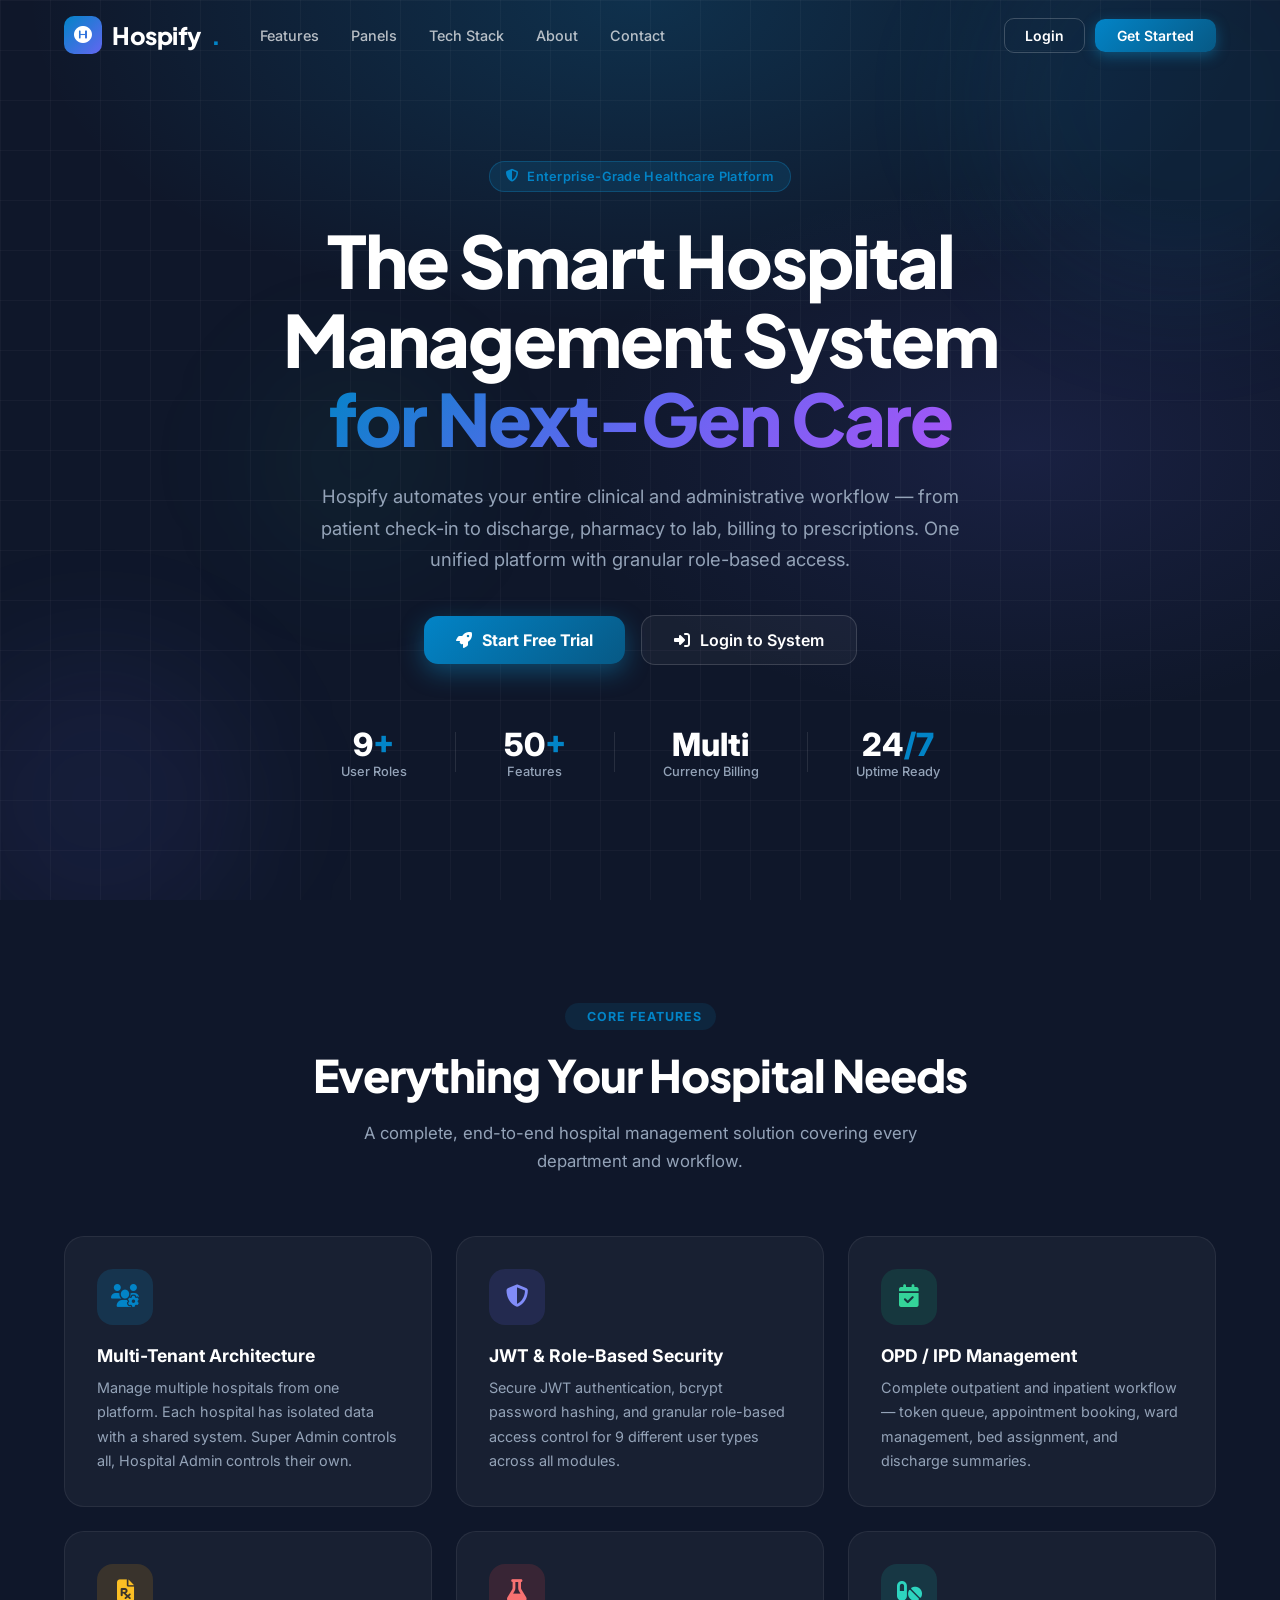
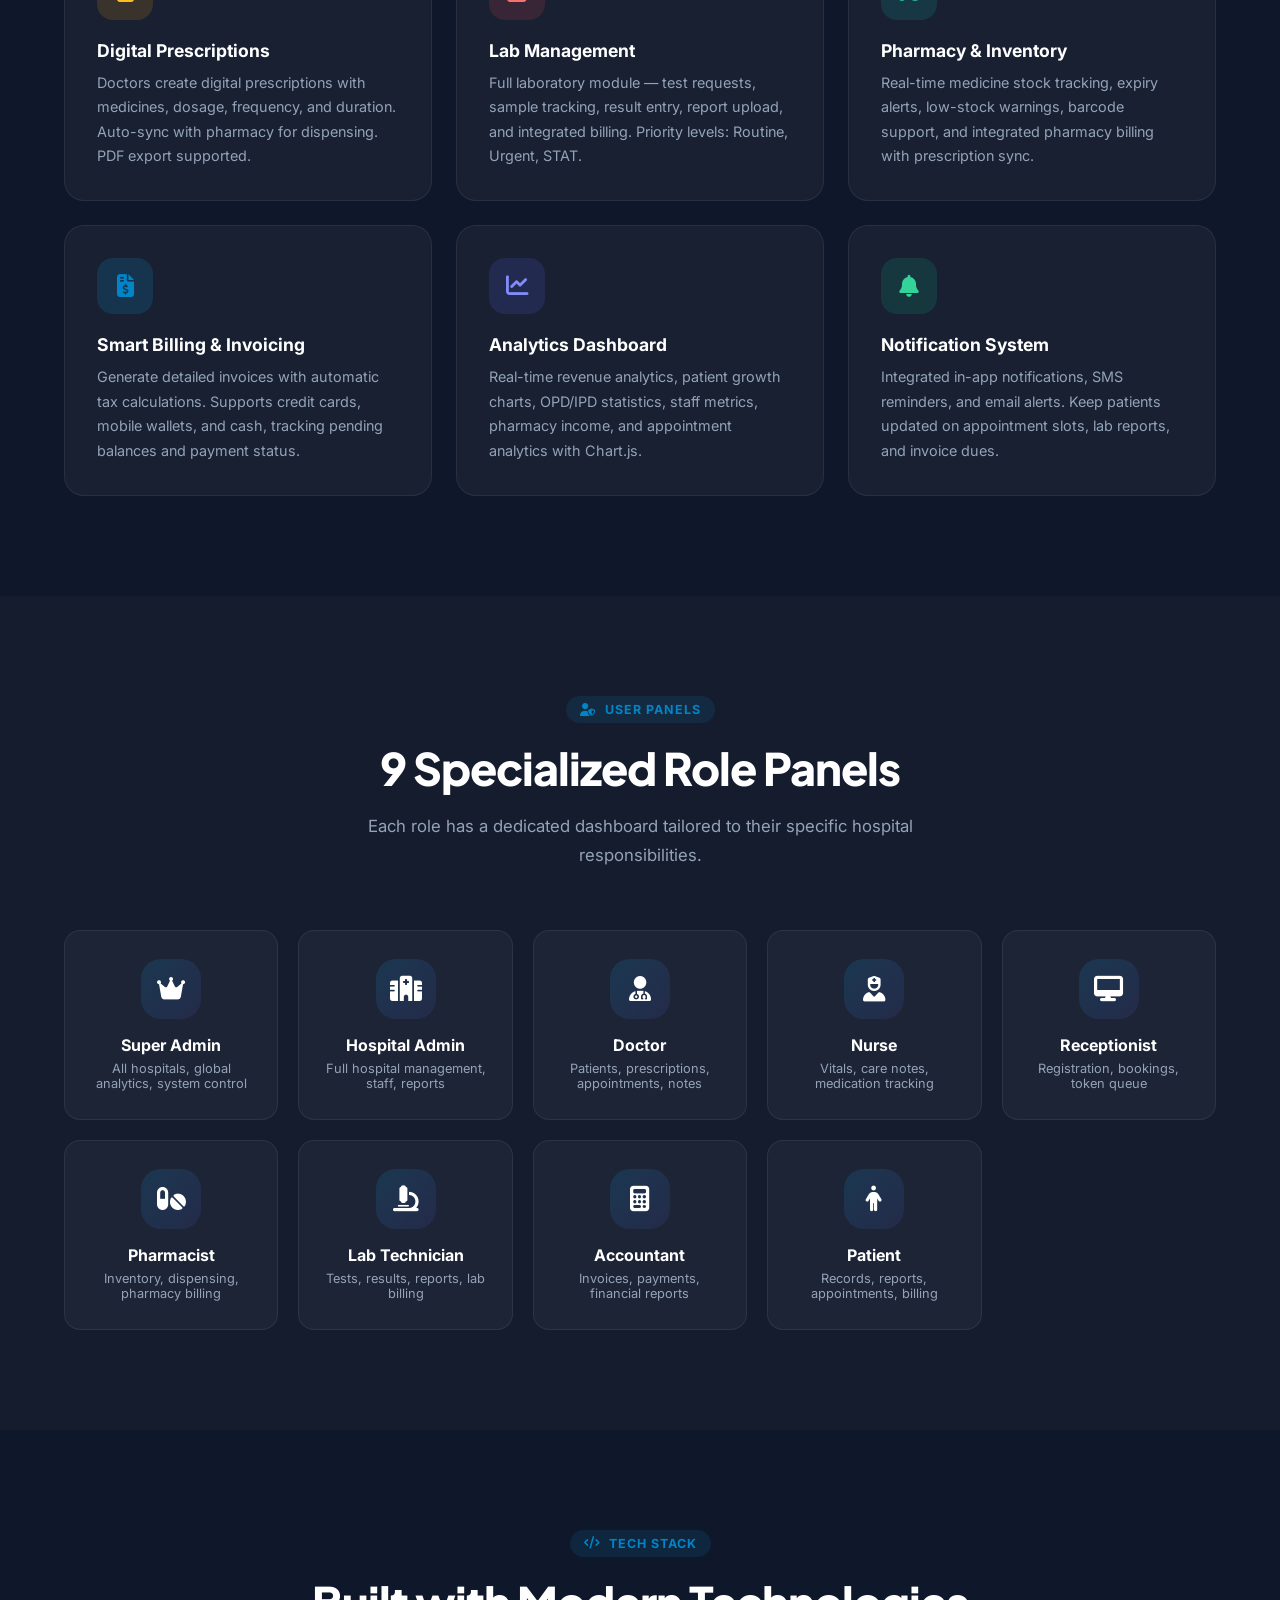
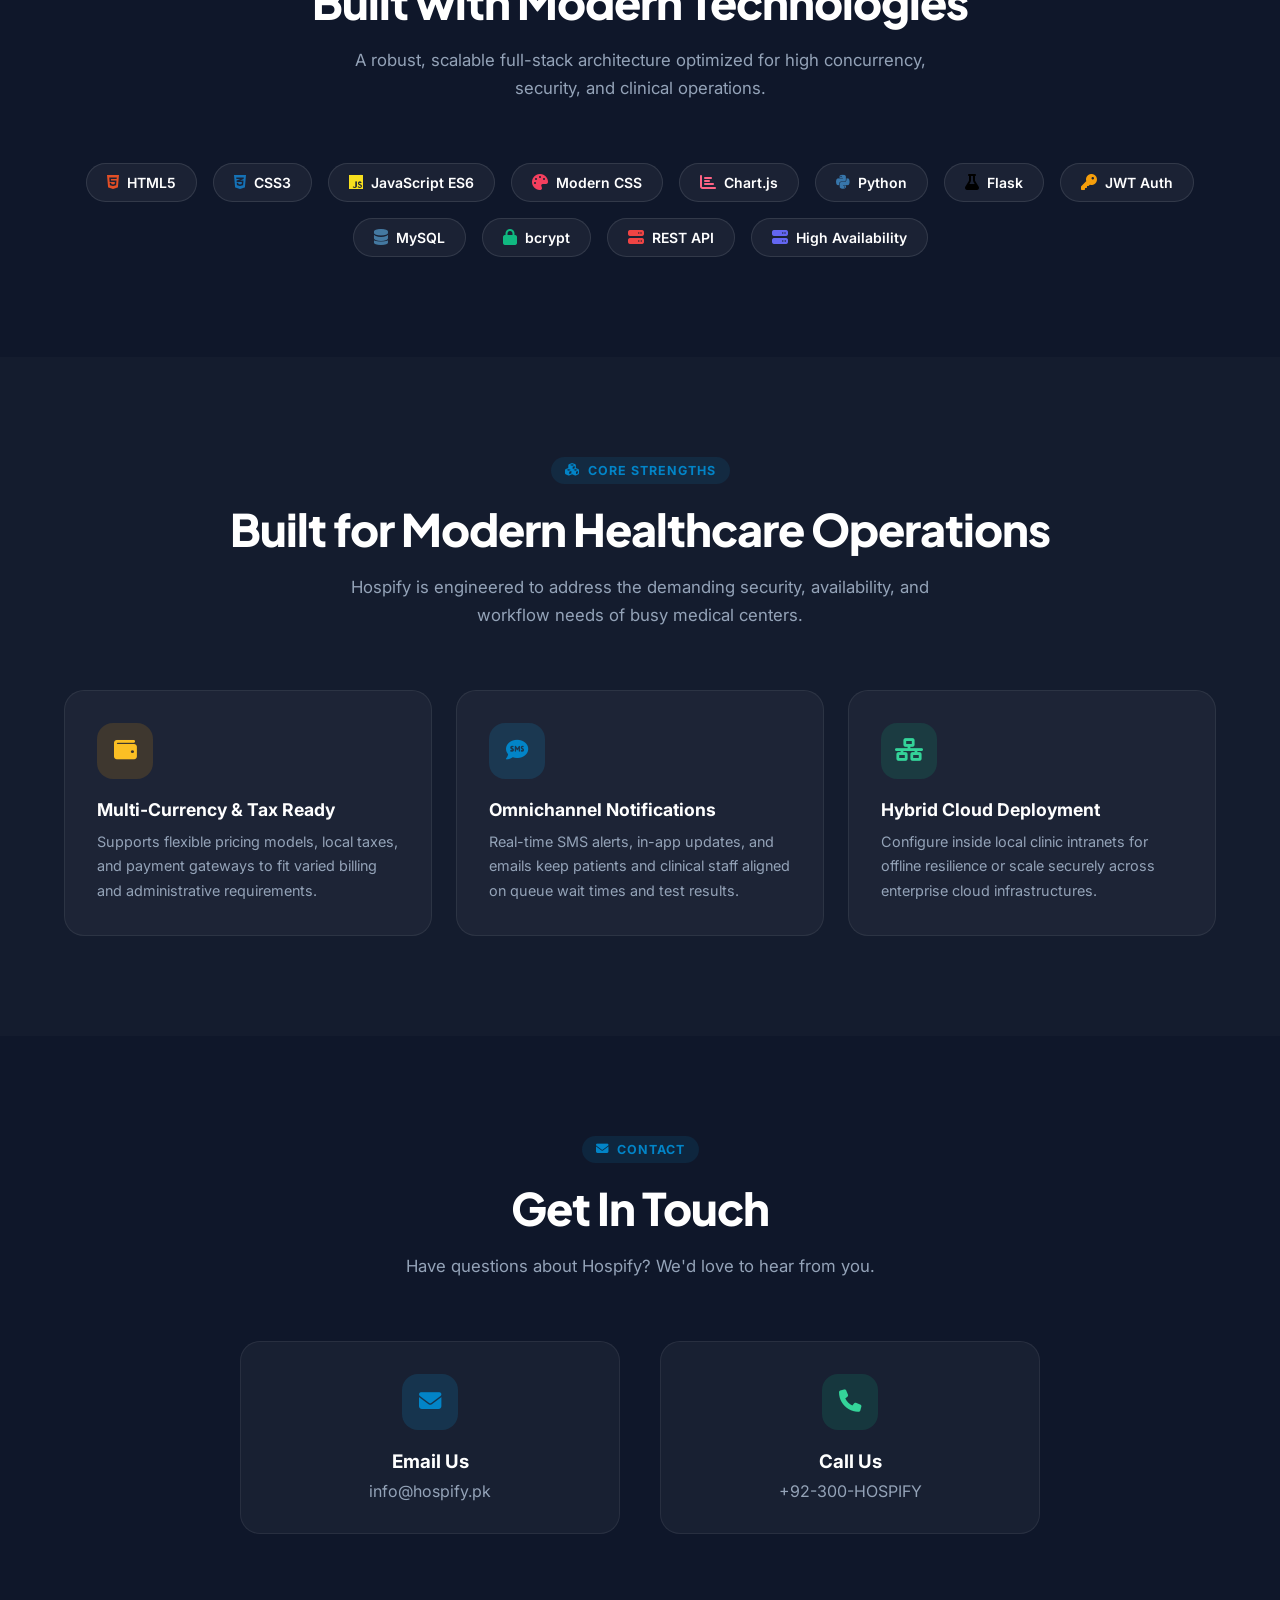
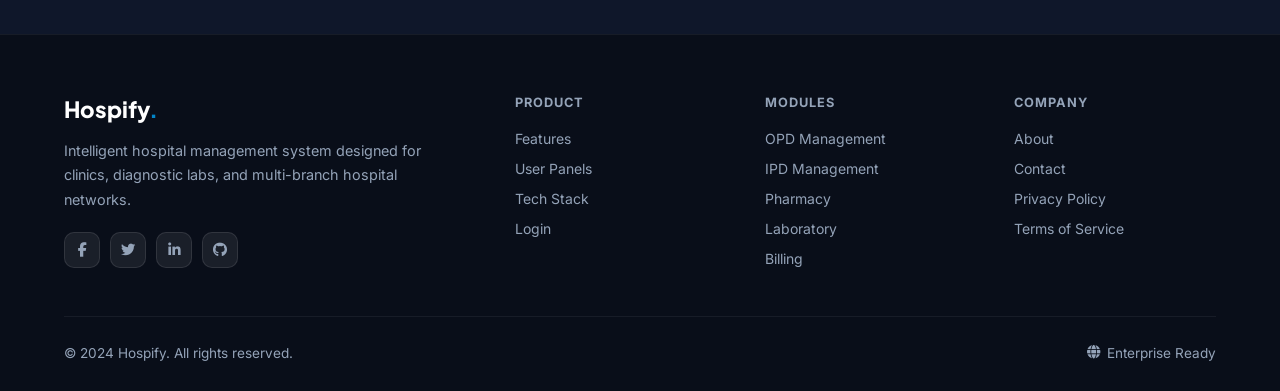
<file: Hospify2.0/frontend/index.html>
<!DOCTYPE html>
<html lang="en">

<head>
  <meta charset="UTF-8">
  <meta name="viewport" content="width=device-width, initial-scale=1.0">
  <title>Hospify</title>
  <meta name="description"
    content="Hospify is a smart, role-based Hospital Management System designed for modern hospitals, clinics & diagnostic labs. Automate OPD, IPD, pharmacy, lab, billing & more.">
  <link rel="stylesheet" href="css/landing.css">
  <link rel="stylesheet" href="https://cdnjs.cloudflare.com/ajax/libs/font-awesome/6.5.0/css/all.min.css">
</head>

<body>

  <!-- ── NAVBAR ── -->
  <nav class="navbar" id="navbar" aria-label="Main navigation">
    <div class="nav-container">
      <a href="#" class="nav-brand" aria-label="Hospify home">
        <div class="brand-icon" aria-hidden="true"><i class="fas fa-hospital-symbol"></i></div>
        Hospify<span>.</span>
      </a>
      <ul class="nav-links" id="navLinks">
        <li><a href="#features">Features</a></li>
        <li><a href="#roles">Panels</a></li>
        <li><a href="#tech">Tech Stack</a></li>
        <li><a href="#about">About</a></li>
        <li><a href="#contact">Contact</a></li>
      </ul>
      <div class="nav-actions">
        <a href="login.html" class="btn-nav-outline">Login</a>
        <a href="signup.html" class="btn-nav-primary">Get Started</a>
      </div>
      <button class="nav-toggle" id="navToggle" aria-label="Toggle navigation menu" aria-expanded="false">
        <span></span><span></span><span></span>
      </button>
    </div>
  </nav>

  <!-- ── HERO ── -->
  <section class="hero" id="home">
    <div class="hero-bg"></div>
    <div class="hero-grid"></div>
    <div class="floating-shapes">
      <div class="shape shape-1"></div>
      <div class="shape shape-2"></div>
      <div class="shape shape-3"></div>
    </div>
    <div class="container">
      <div class="hero-content">
        <div class="hero-tag">
          <i class="fas fa-shield-halved"></i>
          Enterprise-Grade Healthcare Platform
        </div>
        <h1 class="hero-title">
          The Smart Hospital<br>
          Management System<br>
          <span class="gradient-text">for Next-Gen Care</span>
        </h1>
        <p class="hero-subtitle">
          Hospify automates your entire clinical and administrative workflow — from patient check-in to discharge, pharmacy to lab, billing to prescriptions. One unified platform with granular role-based access.
        </p>
        <div class="hero-cta">
          <a href="signup.html" class="btn-hero-primary">
            <i class="fas fa-rocket"></i> Start Free Trial
          </a>
          <a href="login.html" class="btn-hero-outline">
            <i class="fas fa-sign-in-alt"></i> Login to System
          </a>
        </div>
        <div class="hero-stats">
          <div class="hero-stat">
            <div class="hero-stat-value">9<span>+</span></div>
            <div class="hero-stat-label">User Roles</div>
          </div>
          <div class="hero-divider"></div>
          <div class="hero-stat">
            <div class="hero-stat-value">50<span>+</span></div>
            <div class="hero-stat-label">Features</div>
          </div>
          <div class="hero-divider"></div>
          <div class="hero-stat">
            <div class="hero-stat-value">Multi</div>
            <div class="hero-stat-label">Currency Billing</div>
          </div>
          <div class="hero-divider"></div>
          <div class="hero-stat">
            <div class="hero-stat-value">24<span>/7</span></div>
            <div class="hero-stat-label">Uptime Ready</div>
          </div>
        </div>
      </div>
    </div>
  </section>

  <!-- ── FEATURES ── -->
  <section class="section" id="features">
    <div class="container">
      <div class="section-header">
        <div class="section-tag"><i class="fas fa-sparkles"></i> Core Features</div>
        <h2 class="section-title">Everything Your Hospital Needs</h2>
        <p class="section-subtitle">A complete, end-to-end hospital management solution covering every department and
          workflow.</p>
      </div>
      <div class="features-grid">
        <div class="feature-card">
          <div class="feature-icon blue"><i class="fas fa-users-cog"></i></div>
          <h3 class="feature-title">Multi-Tenant Architecture</h3>
          <p class="feature-desc">Manage multiple hospitals from one platform. Each hospital has isolated data with a
            shared system. Super Admin controls all, Hospital Admin controls their own.</p>
        </div>
        <div class="feature-card">
          <div class="feature-icon purple"><i class="fas fa-shield-halved"></i></div>
          <h3 class="feature-title">JWT & Role-Based Security</h3>
          <p class="feature-desc">Secure JWT authentication, bcrypt password hashing, and granular role-based access
            control for 9 different user types across all modules.</p>
        </div>
        <div class="feature-card">
          <div class="feature-icon green"><i class="fas fa-calendar-check"></i></div>
          <h3 class="feature-title">OPD / IPD Management</h3>
          <p class="feature-desc">Complete outpatient and inpatient workflow — token queue, appointment booking, ward
            management, bed assignment, and discharge summaries.</p>
        </div>
        <div class="feature-card">
          <div class="feature-icon orange"><i class="fas fa-file-prescription"></i></div>
          <h3 class="feature-title">Digital Prescriptions</h3>
          <p class="feature-desc">Doctors create digital prescriptions with medicines, dosage, frequency, and duration.
            Auto-sync with pharmacy for dispensing. PDF export supported.</p>
        </div>
        <div class="feature-card">
          <div class="feature-icon red"><i class="fas fa-flask"></i></div>
          <h3 class="feature-title">Lab Management</h3>
          <p class="feature-desc">Full laboratory module — test requests, sample tracking, result entry, report upload,
            and integrated billing. Priority levels: Routine, Urgent, STAT.</p>
        </div>
        <div class="feature-card">
          <div class="feature-icon teal"><i class="fas fa-pills"></i></div>
          <h3 class="feature-title">Pharmacy & Inventory</h3>
          <p class="feature-desc">Real-time medicine stock tracking, expiry alerts, low-stock warnings, barcode support,
            and integrated pharmacy billing with prescription sync.</p>
        </div>
        <div class="feature-card">
          <div class="feature-icon blue"><i class="fas fa-file-invoice-dollar"></i></div>
          <h3 class="feature-title">Smart Billing & Invoicing</h3>
          <p class="feature-desc">Generate detailed invoices with automatic tax calculations. Supports credit cards, mobile wallets, and cash, tracking pending balances and payment status.</p>
        </div>
        <div class="feature-card">
          <div class="feature-icon purple"><i class="fas fa-chart-line"></i></div>
          <h3 class="feature-title">Analytics Dashboard</h3>
          <p class="feature-desc">Real-time revenue analytics, patient growth charts, OPD/IPD statistics, staff metrics,
            pharmacy income, and appointment analytics with Chart.js.</p>
        </div>
        <div class="feature-card">
          <div class="feature-icon green"><i class="fas fa-bell"></i></div>
          <h3 class="feature-title">Notification System</h3>
          <p class="feature-desc">Integrated in-app notifications, SMS reminders, and email alerts. Keep patients updated on appointment slots, lab reports, and invoice dues.</p>
        </div>
      </div>
    </div>
  </section>

  <!-- ── ROLES ── -->
  <section class="section section-alt" id="roles">
    <div class="container">
      <div class="section-header">
        <div class="section-tag"><i class="fas fa-user-shield"></i> User Panels</div>
        <h2 class="section-title">9 Specialized Role Panels</h2>
        <p class="section-subtitle">Each role has a dedicated dashboard tailored to their specific hospital
          responsibilities.</p>
      </div>
      <div class="roles-grid">
        <div class="role-card">
          <div class="role-icon"><i class="fas fa-crown"></i></div>
          <div class="role-name">Super Admin</div>
          <div class="role-desc">All hospitals, global analytics, system control</div>
        </div>
        <div class="role-card">
          <div class="role-icon"><i class="fas fa-hospital"></i></div>
          <div class="role-name">Hospital Admin</div>
          <div class="role-desc">Full hospital management, staff, reports</div>
        </div>
        <div class="role-card">
          <div class="role-icon"><i class="fas fa-user-doctor"></i></div>
          <div class="role-name">Doctor</div>
          <div class="role-desc">Patients, prescriptions, appointments, notes</div>
        </div>
        <div class="role-card">
          <div class="role-icon"><i class="fas fa-user-nurse"></i></div>
          <div class="role-name">Nurse</div>
          <div class="role-desc">Vitals, care notes, medication tracking</div>
        </div>
        <div class="role-card">
          <div class="role-icon"><i class="fas fa-desktop"></i></div>
          <div class="role-name">Receptionist</div>
          <div class="role-desc">Registration, bookings, token queue</div>
        </div>
        <div class="role-card">
          <div class="role-icon"><i class="fas fa-pills"></i></div>
          <div class="role-name">Pharmacist</div>
          <div class="role-desc">Inventory, dispensing, pharmacy billing</div>
        </div>
        <div class="role-card">
          <div class="role-icon"><i class="fas fa-microscope"></i></div>
          <div class="role-name">Lab Technician</div>
          <div class="role-desc">Tests, results, reports, lab billing</div>
        </div>
        <div class="role-card">
          <div class="role-icon"><i class="fas fa-calculator"></i></div>
          <div class="role-name">Accountant</div>
          <div class="role-desc">Invoices, payments, financial reports</div>
        </div>
        <div class="role-card">
          <div class="role-icon"><i class="fas fa-person"></i></div>
          <div class="role-name">Patient</div>
          <div class="role-desc">Records, reports, appointments, billing</div>
        </div>
      </div>
    </div>
  </section>

  <!-- ── TECH ── -->
  <section class="section" id="tech">
    <div class="container">
      <div class="section-header">
        <div class="section-tag"><i class="fas fa-code"></i> Tech Stack</div>
        <h2 class="section-title">Built with Modern Technologies</h2>
        <p class="section-subtitle">A robust, scalable full-stack architecture optimized for high concurrency, security, and clinical operations.</p>
      </div>
      <div class="tech-grid">
        <div class="tech-chip"><i class="fab fa-html5" style="color:#e34f26"></i> HTML5</div>
        <div class="tech-chip"><i class="fab fa-css3-alt" style="color:#1572b6"></i> CSS3</div>
        <div class="tech-chip"><i class="fab fa-js" style="color:#f7df1e"></i> JavaScript ES6</div>
        <div class="tech-chip"><i class="fas fa-palette" style="color:#f43f5e"></i> Modern CSS</div>
        <div class="tech-chip"><i class="fas fa-chart-bar" style="color:#ff6384"></i> Chart.js</div>
        <div class="tech-chip"><i class="fab fa-python" style="color:#3776ab"></i> Python</div>
        <div class="tech-chip"><i class="fas fa-flask" style="color:#000"></i> Flask</div>
        <div class="tech-chip"><i class="fas fa-key" style="color:#f59e0b"></i> JWT Auth</div>
        <div class="tech-chip"><i class="fas fa-database" style="color:#4479a1"></i> MySQL</div>
        <div class="tech-chip"><i class="fas fa-lock" style="color:#10b981"></i> bcrypt</div>
        <div class="tech-chip"><i class="fas fa-server" style="color:#ef4444"></i> REST API</div>
        <div class="tech-chip"><i class="fas fa-server" style="color:#6366f1"></i> High Availability</div>
      </div>
    </div>
  </section>

  <!-- ── ABOUT ── -->
  <section class="section section-alt" id="about">
    <div class="container">
      <div class="section-header">
        <div class="section-tag"><i class="fas fa-cubes"></i> Core Strengths</div>
        <h2 class="section-title">Built for Modern Healthcare Operations</h2>
        <p class="section-subtitle">Hospify is engineered to address the demanding security, availability, and workflow needs of busy medical centers.</p>
      </div>
      <div class="features-grid">
        <div class="feature-card">
          <div class="feature-icon orange"><i class="fas fa-wallet"></i></div>
          <h3 class="feature-title">Multi-Currency & Tax Ready</h3>
          <p class="feature-desc">Supports flexible pricing models, local taxes, and payment gateways to fit varied billing and administrative requirements.</p>
        </div>
        <div class="feature-card">
          <div class="feature-icon blue"><i class="fas fa-sms"></i></div>
          <h3 class="feature-title">Omnichannel Notifications</h3>
          <p class="feature-desc">Real-time SMS alerts, in-app updates, and emails keep patients and clinical staff aligned on queue wait times and test results.</p>
        </div>
        <div class="feature-card">
          <div class="feature-icon green"><i class="fas fa-network-wired"></i></div>
          <h3 class="feature-title">Hybrid Cloud Deployment</h3>
          <p class="feature-desc">Configure inside local clinic intranets for offline resilience or scale securely across enterprise cloud infrastructures.</p>
        </div>
      </div>
    </div>
  </section>

  <!-- ── CONTACT ── -->
  <section class="section" id="contact">
    <div class="container">
      <div class="section-header">
        <div class="section-tag"><i class="fas fa-envelope"></i> Contact</div>
        <h2 class="section-title">Get In Touch</h2>
        <p class="section-subtitle">Have questions about Hospify? We'd love to hear from you.</p>
      </div>
      <div class="contact-grid">
        <div class="feature-card contact-card">
          <div class="feature-icon blue"><i class="fas fa-envelope"></i></div>
          <h3 style="margin-bottom:8px;">Email Us</h3>
          <p style="color:var(--text-light);">info@hospify.pk</p>
        </div>
        <div class="feature-card contact-card">
          <div class="feature-icon green"><i class="fas fa-phone"></i></div>
          <h3 style="margin-bottom:8px;">Call Us</h3>
          <p style="color:var(--text-light);">+92-300-HOSPIFY</p>
        </div>
      </div>
    </div>
  </section>

  <!-- ── FOOTER ── -->
  <footer class="footer">
    <div class="container">
      <div class="footer-grid">
        <div>
          <div class="footer-brand">Hospify<span>.</span></div>
          <p class="footer-desc">Intelligent hospital management system designed for clinics, diagnostic labs, and multi-branch hospital networks.</p>
          <div class="footer-social">
            <a href="#" class="social-btn"><i class="fab fa-facebook-f"></i></a>
            <a href="#" class="social-btn"><i class="fab fa-twitter"></i></a>
            <a href="#" class="social-btn"><i class="fab fa-linkedin-in"></i></a>
            <a href="#" class="social-btn"><i class="fab fa-github"></i></a>
          </div>
        </div>
        <div>
          <div class="footer-heading">Product</div>
          <ul class="footer-links">
            <li><a href="#features">Features</a></li>
            <li><a href="#roles">User Panels</a></li>
            <li><a href="#tech">Tech Stack</a></li>
            <li><a href="login.html">Login</a></li>
          </ul>
        </div>
        <div>
          <div class="footer-heading">Modules</div>
          <ul class="footer-links">
            <li><a href="#">OPD Management</a></li>
            <li><a href="#">IPD Management</a></li>
            <li><a href="#">Pharmacy</a></li>
            <li><a href="#">Laboratory</a></li>
            <li><a href="#">Billing</a></li>
          </ul>
        </div>
        <div>
          <div class="footer-heading">Company</div>
          <ul class="footer-links">
            <li><a href="#about">About</a></li>
            <li><a href="#contact">Contact</a></li>
            <li><a href="#">Privacy Policy</a></li>
            <li><a href="#">Terms of Service</a></li>
          </ul>
        </div>
      </div>
      <div class="footer-bottom">
        <p>&copy; 2024 Hospify. All rights reserved.</p>
        <div class="footer-flag">
          <i class="fas fa-globe"></i> Enterprise Ready
        </div>
      </div>
    </div>
  </footer>

  <script>
    // Navbar scroll effect
    const navbar = document.getElementById('navbar');
    window.addEventListener('scroll', () => {
      navbar.classList.toggle('scrolled', window.scrollY > 50);
    });

    // Mobile nav toggle
    const navToggle = document.getElementById('navToggle');
    const navLinks = document.getElementById('navLinks');
    navToggle.addEventListener('click', () => {
      const isOpen = navLinks.classList.toggle('open');
      navToggle.setAttribute('aria-expanded', isOpen);
    });

    // Close nav on link click
    navLinks.querySelectorAll('a').forEach(link => {
      link.addEventListener('click', () => {
        navLinks.classList.remove('open');
        navToggle.setAttribute('aria-expanded', 'false');
      });
    });

    // Animate numbers
    function animateValue(el, start, end, duration) {
      let startTime = null;
      const step = (timestamp) => {
        if (!startTime) startTime = timestamp;
        const progress = Math.min((timestamp - startTime) / duration, 1);
        el.textContent = Math.floor(progress * (end - start) + start);
        if (progress < 1) requestAnimationFrame(step);
      };
      requestAnimationFrame(step);
    }

    // Intersection observer for animations
    const observer = new IntersectionObserver((entries) => {
      entries.forEach(entry => {
        if (entry.isIntersecting) {
          entry.target.style.opacity = '1';
          entry.target.style.transform = 'translateY(0)';
        }
      });
    }, { threshold: 0.1 });

    document.querySelectorAll('.feature-card, .role-card, .tech-chip, .stat-card').forEach(el => {
      el.style.opacity = '0';
      el.style.transform = 'translateY(20px)';
      el.style.transition = 'opacity .5s ease, transform .5s ease';
      observer.observe(el);
    });
  </script>
</body>

</html>
</file>
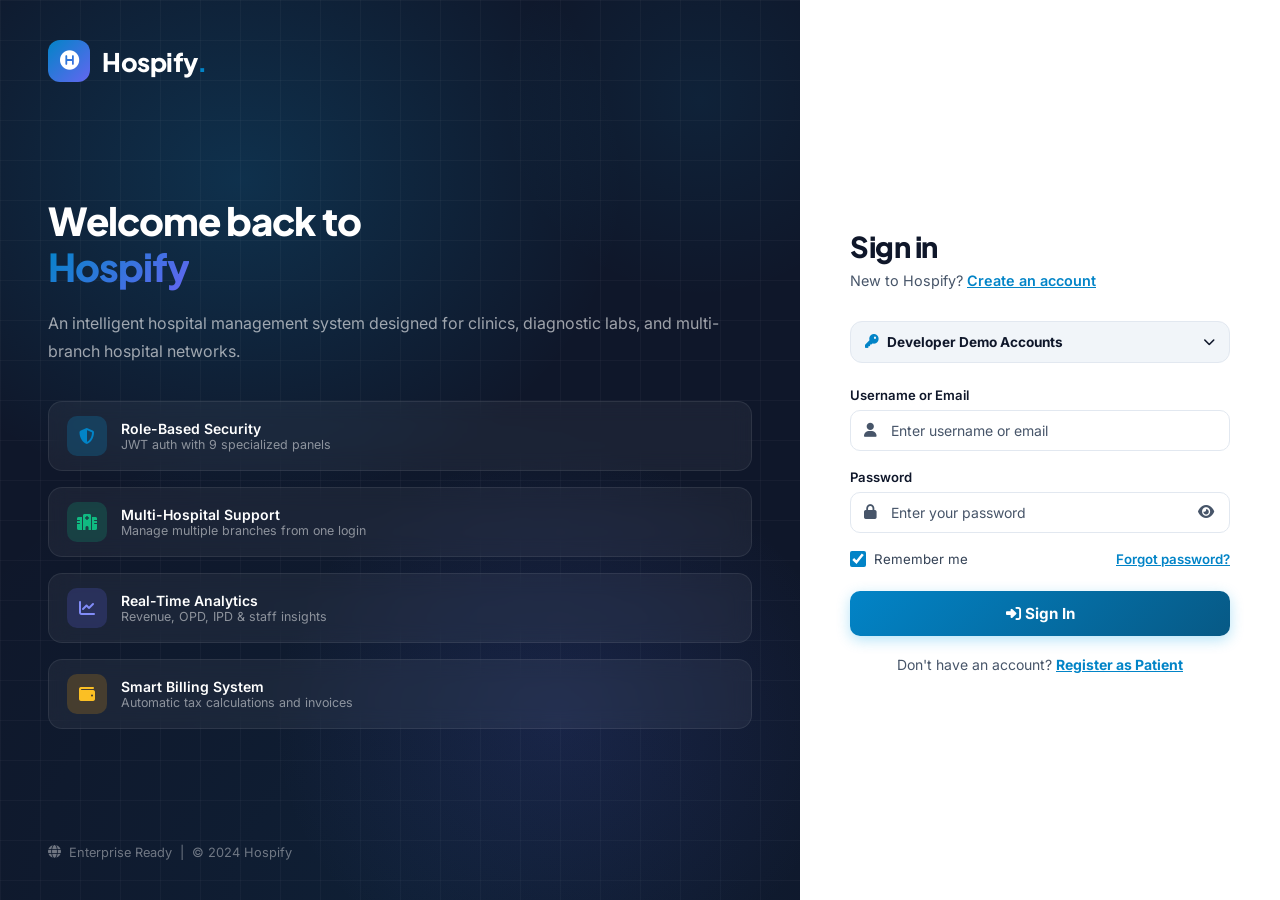
<file: Hospify2.0/frontend/dashboards/doctor/index.html>
<!DOCTYPE html>
<html lang="en">
<head>
  <meta charset="utf-8" />
  <meta name="viewport" content="width=device-width, initial-scale=1.0" />
  <meta http-equiv="Cache-Control" content="no-cache, no-store, must-revalidate" />
  <meta http-equiv="Pragma" content="no-cache" />
  <meta http-equiv="Expires" content="0" />
  <title>Hospify Doctor v2026-06-06-8 (plan2 reapplied)</title>
  <link rel="stylesheet" href="../../css/style.css?v=20260606" />
  <link rel="stylesheet" href="https://cdnjs.cloudflare.com/ajax/libs/font-awesome/6.5.0/css/all.min.css" />
  <style>
    /* Doctor-specific custom styles â€” uses CSS variables from style.css */
    .clinical-shadow { box-shadow: 0 4px 12px rgba(15, 23, 42, 0.05); }
    .glass-panel { background: rgba(255, 255, 255, 0.8); backdrop-filter: blur(8px); }
    .custom-scrollbar::-webkit-scrollbar { width: 4px; }
    .custom-scrollbar::-webkit-scrollbar-track { background: transparent; }
    .custom-scrollbar::-webkit-scrollbar-thumb { background: #cbd5e1; border-radius: 10px; }

    /* AI Suggestion Modal â€” uses style.css variables */
    .suggest-modal { background: var(--white); border-radius: var(--border-radius-lg); width: 90%; max-width: 640px; max-height: 80vh; display: flex; flex-direction: column; box-shadow: var(--shadow-lg); }
    .suggest-modal-header { padding: 20px 24px; border-bottom: 1px solid var(--light-3); display: flex; justify-content: space-between; align-items: center; }
    .suggest-modal-body { padding: 16px 24px; overflow-y: auto; flex: 1; }
    .suggest-modal-footer { padding: 16px 24px; border-top: 1px solid var(--light-3); display: flex; justify-content: flex-end; gap: 8px; }
    .suggest-item { display: flex; align-items: center; justify-content: space-between; padding: 12px 16px; border: 1px solid var(--light-3); border-radius: 10px; margin-bottom: 8px; transition: all .15s; cursor: pointer; }
    .suggest-item:hover { border-color: var(--primary); background: rgba(2,132,199,.04); }
    .suggest-item.selected { border-color: var(--primary); background: rgba(2,132,199,.06); }
    .suggest-item .suggest-info { flex: 1; }
    .suggest-item .suggest-name { font-weight: 600; color: var(--text); }
    .suggest-item .suggest-generic { font-size: 12px; color: var(--text-muted); }
    .suggest-item .suggest-strength { font-size: 12px; color: var(--primary); }
    .suggest-item .suggest-check { color: var(--text-muted); transition: color .2s; }
    .suggest-item.selected .suggest-check { color: var(--primary); }

    /* Patient search dropdown */
    .patient-search-wrap { position: relative; }
    .patient-dropdown { position: absolute; top: 100%; left: 0; right: 0; background: var(--white); border: 1px solid var(--light-3); border-radius: 12px; margin-top: 4px; max-height: 300px; overflow-y: auto; z-index: 50; box-shadow: var(--shadow-md); display: none; }
    .patient-dropdown.open { display: block; }
    .patient-dropdown-item { padding: 12px 16px; border-bottom: 1px solid var(--light-2); cursor: pointer; transition: background .1s; }
    .patient-dropdown-item:hover { background: var(--light-2); }
    .patient-dropdown-item:last-child { border-bottom: none; }
    .patient-dropdown-item .pd-name { font-weight: 500; color: var(--text); }
    .patient-dropdown-item .pd-detail { font-size: 12px; color: var(--text-muted); }

    /* Selected patient chip */
    .patient-chip { display: inline-flex; align-items: center; gap: 8px; background: rgba(2,132,199,.08); border: 1px solid var(--primary); border-radius: 100px; padding: 6px 16px; font-size: 14px; font-weight: 500; color: var(--primary); }
    .patient-chip .chip-close { cursor: pointer; opacity: .6; transition: opacity .2s; }
    .patient-chip .chip-close:hover { opacity: 1; }
    .rx-patient-tab { color: var(--text-muted); cursor: pointer; }
    .rx-patient-tab.active { background: var(--white); color: var(--primary); box-shadow: 0 1px 3px rgba(0,0,0,.08); cursor: default; }
    .rx-patient-tab:not(.active):hover { background: var(--light-2); }
    .billing-tab { color: var(--text-muted); cursor: pointer; }
    .billing-tab.active { background: var(--white); color: var(--primary); box-shadow: 0 1px 3px rgba(0,0,0,.08); cursor: default; }
    .billing-tab:not(.active):hover { background: var(--light-2); }
    .pharm-tab { color: var(--text-muted); cursor: pointer; }
    .pharm-tab.active { background: var(--white); color: var(--primary); box-shadow: 0 1px 3px rgba(0,0,0,.08); cursor: default; }
    .pharm-tab:not(.active):hover { background: var(--light-2); }

    /* Remove medicine button */
    .remove-med { opacity: 0; transition: opacity .15s; }
    tr:hover .remove-med { opacity: 1; }

    /* Medicine suggestion dropdown */
    .med-dropdown-wrap { position: relative; }
    .med-dropdown { position: absolute; top: calc(100% + 2px); left: 0; right: 0; background: var(--white); border: 1px solid var(--light-3); border-radius: 10px; max-height: 220px; overflow-y: auto; z-index: 60; box-shadow: var(--shadow-md); display: none; }
    .med-dropdown.open { display: block; }
    .med-dropdown .md-header { padding: 6px 12px; font-size: 10px; color: var(--text-muted); text-transform: uppercase; letter-spacing: .05em; font-weight: 600; background: var(--light-2); border-bottom: 1px solid var(--light-3); position: sticky; top: 0; }
    .med-dropdown .md-item { padding: 8px 12px; cursor: pointer; display: flex; justify-content: space-between; align-items: center; border-bottom: 1px solid var(--light-2); transition: background .1s; }
    .med-dropdown .md-item:last-child { border-bottom: none; }
    .med-dropdown .md-item:hover, .med-dropdown .md-item.highlight { background: rgba(2,132,199,.06); }
    .med-dropdown .md-item .md-name { font-weight: 500; font-size: 13px; color: var(--text); }
    .med-dropdown .md-item .md-count { font-size: 10px; color: var(--primary); background: rgba(2,132,199,.08); padding: 1px 8px; border-radius: 100px; font-weight: 600; white-space: nowrap; }
    .med-dropdown .md-empty { padding: 16px; text-align: center; color: #94a3b8; font-size: 13px; }

    /* Grid helpers (12-col) â€” wraps in style.css colors */
    .doc-grid { display: grid; gap: 20px; }
    .doc-col-12 { grid-column: span 12; }
    .doc-col-8 { grid-column: span 8; }
    .doc-col-7 { grid-column: span 7; }
    .doc-col-6 { grid-column: span 6; }
    .doc-col-5 { grid-column: span 5; }
    .doc-col-4 { grid-column: span 4; }
    .doc-col-3 { grid-column: span 3; }
    .doc-col-2 { grid-column: span 2; }
    .doc-col-1 { grid-column: span 1; }
    .doc-cols-12 { grid-template-columns: repeat(12, 1fr); }
    .doc-cols-4 { grid-template-columns: repeat(4, 1fr); }
    .doc-cols-3 { grid-template-columns: repeat(3, 1fr); }
    .doc-cols-2 { grid-template-columns: repeat(2, 1fr); }
    .doc-gaps-3 { gap: 12px; }
    .doc-gaps-4 { gap: 16px; }
    .doc-gaps-6 { gap: 24px; }

    /* Section show/hide */
    .doc-section { display: none; padding: 24px; max-width: 1600px; margin: 0 auto; }
    .doc-section.active { display: block; }

    /* Page sub-header */
    .doc-section-header { display: flex; align-items: center; justify-content: space-between; margin-bottom: 24px; flex-wrap: wrap; gap: 12px; }
    .doc-section-title { font-size: 1.5rem; font-weight: 800; color: var(--text); margin: 0; font-family: var(--font-display); }
    .doc-section-title-sm { font-size: 1rem; font-weight: 700; color: var(--text); margin: 0; font-family: var(--font-display); }
    .doc-section-subtitle { font-size: .875rem; color: var(--text-muted); margin-top: 2px; }

    /* Card / surface tokens for doctor dashboard */
    .doc-card { background: var(--white); border-radius: var(--border-radius); border: 1px solid var(--light-3); box-shadow: var(--shadow); overflow: hidden; }
    .doc-card-header { padding: 18px 22px; border-bottom: 1px solid var(--light-3); display: flex; align-items: center; gap: 12px; }
    .doc-card-body { padding: 22px; }
    .doc-card-padded { padding: 20px; }

    /* Stat card icon */
    .doc-stat-icon { width: 44px; height: 44px; border-radius: 12px; display: flex; align-items: center; justify-content: center; font-size: 1.1rem; flex-shrink: 0; }

    /* Misc helpers */
    .doc-flex { display: flex; }
    .doc-flex-between { display: flex; justify-content: space-between; align-items: center; }
    .doc-flex-center { display: flex; align-items: center; justify-content: center; }
    .doc-flex-col { display: flex; flex-direction: column; }
    .doc-gap-1 { gap: 4px; }
    .doc-gap-2 { gap: 8px; }
    .doc-gap-3 { gap: 12px; }
    .doc-gap-4 { gap: 16px; }
    .doc-w-full { width: 100%; }
    .doc-text-xs { font-size: 11px; }
    .doc-text-sm { font-size: 13px; }
    .doc-text-base { font-size: 14px; }
    .doc-text-lg { font-size: 18px; }
    .doc-text-xl { font-size: 24px; }
    .doc-text-2xl { font-size: 32px; }
    .doc-font-bold { font-weight: 700; }
    .doc-font-medium { font-weight: 500; }
    .doc-text-muted { color: var(--text-muted); }
    .doc-text-primary { color: var(--primary); }
    .doc-text-error { color: var(--danger); }
    .doc-text-success { color: var(--accent); }
    .doc-text-center { text-align: center; }
    .doc-mb-1 { margin-bottom: 4px; }
    .doc-mb-2 { margin-bottom: 8px; }
    .doc-mb-3 { margin-bottom: 12px; }
    .doc-mb-4 { margin-bottom: 16px; }
    .doc-mt-1 { margin-top: 4px; }
    .doc-mt-2 { margin-top: 8px; }
    .doc-mt-3 { margin-top: 12px; }
    .doc-mt-4 { margin-top: 16px; }
    .doc-p-3 { padding: 12px; }
    .doc-p-4 { padding: 16px; }
    .doc-p-6 { padding: 24px; }
    .doc-py-2 { padding-top: 8px; padding-bottom: 8px; }
    .doc-py-3 { padding-top: 12px; padding-bottom: 12px; }
    .doc-py-4 { padding-top: 16px; padding-bottom: 16px; }
    .doc-py-8 { padding-top: 32px; padding-bottom: 32px; }
    .doc-px-2 { padding-left: 8px; padding-right: 8px; }
    .doc-px-3 { padding-left: 12px; padding-right: 12px; }
    .doc-px-4 { padding-left: 16px; padding-right: 16px; }
    .doc-rounded { border-radius: 8px; }
    .doc-rounded-lg { border-radius: 10px; }
    .doc-rounded-xl { border-radius: 12px; }
    .doc-rounded-full { border-radius: 999px; }
    .doc-border { border: 1px solid var(--light-3); }
    .doc-border-b { border-bottom: 1px solid var(--light-3); }
    .doc-border-t { border-top: 1px solid var(--light-3); }
    .doc-divide-y > * + * { border-top: 1px solid var(--light-3); }
    .doc-bg-surface { background: var(--light-2); }
    .doc-bg-white { background: var(--white); }
    .doc-cursor-pointer { cursor: pointer; }
    .doc-cursor-default { cursor: default; }
    .doc-overflow-hidden { overflow: hidden; }
    .doc-overflow-x-auto { overflow-x: auto; }
    .doc-relative { position: relative; }
    .doc-absolute { position: absolute; }
    .doc-truncate { overflow: hidden; text-overflow: ellipsis; white-space: nowrap; }
    .doc-whitespace-nowrap { white-space: nowrap; }
    .doc-uppercase { text-transform: uppercase; letter-spacing: .05em; }
    .doc-shadow-sm { box-shadow: var(--shadow); }
    .doc-shadow-md { box-shadow: var(--shadow-md); }
    .doc-transition { transition: var(--transition); }
    .doc-hover-bg:hover { background: var(--light-2); }
    .doc-hover-bg-primary:hover { background: var(--primary); color: #fff; }
    .doc-input { width: 100%; padding: 10px 14px; border: 1.5px solid var(--light-3); border-radius: 8px; font-family: var(--font); font-size: .875rem; color: var(--text); background: var(--white); outline: none; transition: var(--transition); }
    .doc-input:focus { border-color: var(--primary); box-shadow: var(--focus-ring); }
    .doc-label { display: block; font-size: .78rem; font-weight: 600; color: var(--text-muted); margin-bottom: 6px; }

    /* Modal override â€” uses style.css modal-overlay + fallback */
    .modal-overlay { display: none !important; }
    .modal-overlay.active { display: flex !important; }

    /* Tablet grid */
    @media (max-width: 1200px) {
      .doc-col-3, .doc-col-4 { grid-column: span 6; }
      .doc-col-5, .doc-col-7 { grid-column: span 12; }
      .doc-col-8 { grid-column: span 12; }
    }
    @media (max-width: 768px) {
      .doc-section { padding: 16px !important; }
      .doc-col-3, .doc-col-4, .doc-col-5, .doc-col-6, .doc-col-7, .doc-col-8 { grid-column: span 12; }
      .doc-cols-4, .doc-cols-3, .doc-cols-2 { grid-template-columns: 1fr; }
    }
  </style>
</head>
<body>
<div class="dashboard-layout">
  <div class="doc-overlay" id="docOverlay" onclick="toggleDocSidebar()"></div>
  <!-- Standard Sidebar -->
  <aside class="sidebar" id="docSidebar">
    <div class="sidebar-brand">
      <div class="brand-icon"><i class="fas fa-hospital-symbol"></i></div>
      <span class="brand-text">Hospify<span>.</span></span>
    </div>
    <nav class="sidebar-nav" id="sidebar-nav">
      <a class="nav-item active" href="#" id="nav-dashboard" onclick="showSection('dashboard', this)">
        <i class="fas fa-gauge-high"></i><span class="nav-label">Dashboard</span>
      </a>
      <a class="nav-item" href="#" id="nav-prescribe" onclick="showSection('prescribe', this)">
        <i class="fas fa-file-prescription"></i><span class="nav-label">Prescriptions</span>
      </a>
      <a class="nav-item" href="#" id="nav-queue" onclick="showSection('queue', this)">
        <i class="fas fa-people-group"></i><span class="nav-label">Patient Queue</span>
      </a>
      <a class="nav-item" href="#" id="nav-registration" onclick="showSection('registration', this)">
        <i class="fas fa-user-plus"></i><span class="nav-label">OPD Registration</span>
      </a>
      <a class="nav-item" href="#" id="nav-billing" onclick="showSection('billing', this)">
        <i class="fas fa-file-invoice-dollar"></i><span class="nav-label">Billing (PKR)</span>
      </a>
      <a class="nav-item" href="#" id="nav-pharmacy" onclick="showSection('pharmacy', this)">
        <i class="fas fa-pills"></i><span class="nav-label">Pharmacy</span>
      </a>
    </nav>
    <div class="sidebar-footer">
      <a class="nav-item" href="#" onclick="event.preventDefault();Auth.logout()">
        <i class="fas fa-right-from-bracket"></i><span class="nav-label">Logout</span>
      </a>
      <div class="sidebar-user" style="margin-top:8px">
        <div class="user-avatar"><span class="user-initials" id="headerAvatarSidebar">D</span></div>
        <div class="user-info">
          <div class="user-name" id="headerNameProfSidebar">Doctor</div>
          <div class="user-role" id="headerRoleSidebar">Doctor</div>
        </div>
      </div>
    </div>
  </aside>

  <!-- Main Content Area -->
  <main class="main-content" id="mainContent">
    <!-- Top Navbar (standard) -->
    <header class="header" id="header">
      <button class="header-toggle" onclick="toggleDocSidebar()" aria-label="Toggle sidebar">
        <i class="fas fa-bars"></i>
      </button>
      <div class="header-search">
        <i class="fas fa-search"></i>
        <input type="text" placeholder="Search Patient ID or Name..." id="globalSearch" oninput="onGlobalSearch(this.value)">
      </div>
      <div class="header-actions">
        <button class="header-btn" id="themeToggle" onclick="Theme.toggle()" aria-label="Toggle theme"><i class="fas fa-moon"></i></button>
        <div class="header-profile">
          <div class="user-avatar" style="width:30px;height:30px;font-size:.75rem" id="headerAvatar">D</div>
          <div>
            <div class="profile-name" id="headerNameProf">Loading...</div>
            <div class="profile-role" id="headerRole">Doctor</div>
          </div>
        </div>
        <button class="header-btn" onclick="Auth.logout()" data-tooltip="Logout" style="color:var(--danger)"><i class="fas fa-sign-out-alt"></i></button>
      </div>
    </header>

    <!-- Clinical Panel Dashboard -->
    <div class="page-content" id="section-dashboard">
      <div class="page-header">
        <div>
          <h1 class="page-title"><span class="text-gradient">Doctor Workspace</span></h1>
          <div class="page-subtitle">Consultation, vitals & prescription â€” all in one view</div>
        </div>
      </div>
      <div class="doc-grid doc-cols-12 doc-gaps-6">
      <!-- Left Column: Queue & Vitals -->
      <div class="doc-col-3">
        <div class="doc-card doc-mb-4">
          <div class="doc-card-header doc-flex-between" style="background:var(--light-2)">
            <h3 class="doc-section-title-sm doc-flex doc-gap-2"><i class="fas fa-people-group doc-text-primary"></i> Today's Queue</h3>
            <span class="badge badge-primary" id="queueCount">0</span>
          </div>
          <div class="doc-divide-y custom-scrollbar" style="max-height:400px;overflow-y:auto" id="queueList">
            <div class="doc-p-4 doc-text-center doc-text-muted">No patients in queue</div>
          </div>
        </div>
        <div class="doc-card doc-card-padded">
          <h3 class="doc-section-title-sm doc-mb-4 doc-flex doc-gap-2"><i class="fas fa-heart-pulse doc-text-error"></i> Recent Vitals</h3>
          <div class="doc-grid doc-cols-2 doc-gaps-3" id="vitalsList">
            <div class="doc-col-12 doc-text-center doc-text-muted">Select a patient to view vitals</div>
          </div>
        </div>
      </div>
      <!-- Center Column: Clinical Notes -->
      <div class="doc-col-6">
        <div class="doc-card" style="min-height:400px;display:flex;flex-direction:column">
          <div class="doc-card-header doc-flex-between">
            <h2 class="doc-section-title-sm">Consultation Notes</h2>
            <div id="selectedPatientChip" style="display:none"></div>
          </div>
          <div class="doc-card-body" style="flex:1">
            <div class="doc-mb-4">
              <label class="doc-label" for="chiefComplaints">Chief Complaints</label>
              <textarea id="chiefComplaints" class="doc-input" placeholder="Patient's chief complaints..." rows="2"></textarea>
            </div>
            <div>
              <label class="doc-label" for="diagnosisNotes">Diagnosis / Observations</label>
              <textarea id="diagnosisNotes" class="doc-input" placeholder="Start typing clinical findings..." style="min-height:200px"></textarea>
            </div>
          </div>
        </div>
      </div>
      <!-- Right Column: Prescription Creator -->
      <div class="doc-col-3">
        <div class="doc-card">
          <div class="doc-card-header">
            <h2 class="doc-section-title-sm">Prescription</h2>
          </div>
          <div class="doc-card-padded">
            <div class="doc-flex-col doc-gap-3" id="prescriptionRows"></div>
            <div class="doc-flex doc-gap-2 doc-mt-4">
              <button class="btn btn-outline btn-sm doc-flex doc-gap-1" style="flex:1;justify-content:center" onclick="addMedicineRow()">
                <i class="fas fa-plus-circle"></i> Add
              </button>
              <button class="btn btn-outline btn-sm doc-flex doc-gap-1" style="flex:1;justify-content:center;border-color:var(--secondary);color:var(--secondary)" onclick="openAISuggestions()">
                <i class="fas fa-wand-magic-sparkles"></i> AI Suggest
              </button>
            </div>
            <div class="doc-mt-4">
              <button class="btn btn-primary doc-w-full doc-flex doc-gap-2" style="justify-content:center;padding:12px" onclick="submitPrescription()">
                <i class="fas fa-check-circle"></i> Finalize & Save
              </button>
            </div>
          </div>
        </div>
      </div>
      </div>
    </div>

    <!-- Prescription Section -->
    <div class="page-content" id="section-prescribe" style="display:none">
      <div class="page-header">
        <div>
          <h1 class="page-title">Prescription Management</h1>
          <div class="page-subtitle">Create and manage patient prescriptions</div>
        </div>
      </div>
      <div class="doc-grid doc-cols-12 doc-gaps-6">
        <!-- Left: Patient Search & Selection -->
        <div class="doc-col-4">
          <div class="doc-card doc-card-padded">
            <!-- Tab switcher -->
            <div class="doc-flex doc-gap-1 doc-mb-4 doc-bg-surface" style="border-radius:8px;padding:4px">
              <button class="btn btn-sm doc-flex doc-gap-1 rx-patient-tab active" style="flex:1;justify-content:center" data-tab="find" onclick="switchRxPatientTab('find', this)">
                <i class="fas fa-magnifying-glass"></i> Find
              </button>
              <button class="btn btn-sm doc-flex doc-gap-1 rx-patient-tab" style="flex:1;justify-content:center" data-tab="add" onclick="switchRxPatientTab('add', this)">
                <i class="fas fa-user-plus"></i> New
              </button>
            </div>
            <!-- Find Patient panel -->
            <div id="rxPatientFindPanel">
              <div class="patient-search-wrap">
                <input class="doc-input" placeholder="Search by name, ID or phone..." id="prescribePatientSearch" oninput="searchPatients(this.value)" />
                <div class="patient-dropdown" id="patientDropdown"></div>
              </div>
              <div id="prescribeSelectedPatient" style="display:none" class="doc-mt-3"></div>
              <div class="doc-mt-4 doc-pt-4 doc-border-t">
                <h4 class="doc-label">Recent Patients</h4>
                <div id="recentPatientsList" class="doc-flex-col doc-gap-1">
                  <div class="doc-text-sm doc-text-muted doc-text-center doc-py-4">No recent patients</div>
                </div>
              </div>
            </div>
            <!-- Add Patient panel -->
            <div id="rxPatientAddPanel" style="display:none">
              <div class="doc-grid doc-cols-2 doc-gaps-3">
                <div>
                  <label class="doc-label" for="rxAddFirstName">First Name *</label>
                  <input class="doc-input" id="rxAddFirstName" placeholder="First name" />
                </div>
                <div>
                  <label class="doc-label" for="rxAddLastName">Last Name *</label>
                  <input class="doc-input" id="rxAddLastName" placeholder="Last name" />
                </div>
                <div>
                  <label class="doc-label" for="rxAddGender">Gender *</label>
                  <select class="doc-input" id="rxAddGender">
                    <option value="">Select</option>
                    <option value="male">Male</option>
                    <option value="female">Female</option>
                    <option value="other">Other</option>
                  </select>
                </div>
                <div>
                  <label class="doc-label" for="rxAddAge">Age</label>
                  <input class="doc-input" id="rxAddAge" type="number" placeholder="Age" />
                </div>
                <div class="doc-col-12">
                  <label class="doc-label" for="rxAddPhone">Phone</label>
                  <input class="doc-input" id="rxAddPhone" placeholder="03XX-XXXXXXX" />
                </div>
                <div class="doc-col-12">
                  <label class="doc-label" for="rxAddComplaints">Chief Complaints</label>
                  <textarea class="doc-input" id="rxAddComplaints" rows="2" placeholder="Chief complaints..."></textarea>
                </div>
              </div>
              <button class="btn btn-primary doc-w-full doc-mt-3 doc-flex doc-gap-2" style="justify-content:center" onclick="addAndSelectNewPatient()">
                <i class="fas fa-user-plus"></i> Add & Select Patient
              </button>
            </div>
          </div>
        </div>
        <!-- Right: Prescription Form -->
        <div class="doc-col-8 doc-flex-col doc-gap-4">
          <div class="doc-card doc-card-padded">
            <h3 class="doc-section-title-sm doc-mb-4">Consultation Details</h3>
            <div class="doc-mb-3">
              <label class="doc-label" for="prescribeComplaints">Chief Complaints</label>
              <textarea id="prescribeComplaints" class="doc-input" rows="2" placeholder="Patient's complaints..."></textarea>
            </div>
            <div class="doc-mb-3">
              <label class="doc-label" for="prescribeDiagnosis">Diagnosis</label>
              <textarea id="prescribeDiagnosis" class="doc-input" rows="2" placeholder="Diagnosis..."></textarea>
            </div>
            <div>
              <label class="doc-label" for="prescribeNotes">Clinical Notes</label>
              <textarea id="prescribeNotes" class="doc-input" rows="2" placeholder="Additional notes..."></textarea>
            </div>
          </div>
          <div class="doc-card doc-card-padded">
            <div class="doc-flex-between doc-mb-4">
              <h3 class="doc-section-title-sm">Medicines</h3>
              <div class="doc-flex doc-gap-2">
                <button class="btn btn-outline btn-sm doc-flex doc-gap-1" onclick="addPrescribeMedicineRow()">
                  <i class="fas fa-plus-circle"></i> Add Medicine
                </button>
                <button class="btn btn-outline btn-sm doc-flex doc-gap-1" style="border-color:var(--secondary);color:var(--secondary)" onclick="openAISuggestions()">
                  <i class="fas fa-wand-magic-sparkles"></i> AI Suggest
                </button>
              </div>
            </div>
            <div class="table-container">
              <table>
                <thead>
                  <tr>
                    <th>Medicine</th>
                    <th>Dosage</th>
                    <th>Duration</th>
                    <th>Frequency</th>
                    <th>Actions</th>
                  </tr>
                </thead>
                <tbody id="prescribeMedicinesBody">
                  <tr>
                    <td colspan="5"><div class="empty-state" style="padding:24px"><i class="fas fa-pills"></i><h3>No medicines added yet</h3><p>Click "Add Medicine" or "AI Suggest" to start</p></div></td>
                  </tr>
                </tbody>
              </table>
            </div>
            <div class="doc-mt-4 doc-flex" style="justify-content:flex-end">
              <button class="btn btn-primary doc-flex doc-gap-2" onclick="submitPrescriptionFromSection()">
                <i class="fas fa-check-circle"></i> Save Prescription
              </button>
            </div>
          </div>
        </div>
      </div>

      <!-- My Prescriptions List -->
      <div class="doc-col-12 doc-mt-6">
        <div class="doc-card doc-card-padded">
          <div class="doc-flex-between doc-mb-4" style="flex-wrap:wrap;gap:10px">
            <div>
              <h3 class="doc-section-title-sm"><i class="fas fa-file-prescription" style="color:var(--primary);margin-right:8px"></i>My Prescriptions</h3>
              <div class="doc-text-sm doc-text-muted">All prescriptions you have issued</div>
            </div>
            <div style="display:flex;gap:8px;flex-wrap:wrap">
              <input class="doc-input" id="myRxSearch" placeholder="Search patient, Rx no..." style="width:240px" oninput="renderMyPrescriptions()">
              <select class="doc-input" id="myRxStatusFilter" style="width:140px" onchange="renderMyPrescriptions()">
                <option value="">All Status</option>
                <option value="pending">Pending</option>
                <option value="dispensed">Dispensed</option>
              </select>
              <button class="btn btn-outline btn-sm" onclick="loadMyPrescriptions()"><i class="fas fa-rotate"></i> Refresh</button>
            </div>
          </div>
          <div class="table-container" style="max-height:480px;overflow:auto">
            <table>
              <thead><tr><th>Rx No</th><th>Patient</th><th>Diagnosis</th><th>Medicines</th><th>Date</th><th>Status</th><th>Actions</th></tr></thead>
              <tbody id="myPrescriptionsTable">
                <tr><td colspan="7" style="text-align:center;padding:24px"><div class="spinner"></div></td></tr>
              </tbody>
            </table>
          </div>
        </div>
      </div>
    </div>

    <!-- â•â•â• Patient Queue Section â•â•â• -->
    <div class="page-content" id="section-queue" style="display:none">
      <div class="doc-section-header">
        <div>
          <h1 class="doc-section-title">Patient Queue Management</h1>
          <div class="doc-section-subtitle">Manage today's appointments & check-ins</div>
        </div>
        <button class="btn btn-outline btn-sm doc-flex doc-gap-2" onclick="loadQueueSection()"><i class="fas fa-rotate"></i> Refresh</button>
      </div>
      <div class="doc-grid doc-cols-12 doc-gaps-6">
        <!-- Queue Stats -->
        <div class="doc-col-12 doc-grid doc-cols-4 doc-gaps-4">
          <div class="stat-card primary">
            <div class="stat-icon"><i class="fas fa-people-group"></i></div>
            <div class="stat-info">
              <div class="stat-label">Total Today</div>
              <div class="stat-value" id="qStatTotal">0</div>
            </div>
          </div>
          <div class="stat-card warning">
            <div class="stat-icon"><i class="fas fa-clock"></i></div>
            <div class="stat-info">
              <div class="stat-label">Waiting</div>
              <div class="stat-value" id="qStatWaiting">0</div>
            </div>
          </div>
          <div class="stat-card success">
            <div class="stat-icon"><i class="fas fa-check-circle"></i></div>
            <div class="stat-info">
              <div class="stat-label">Completed</div>
              <div class="stat-value" id="qStatCompleted">0</div>
            </div>
          </div>
          <div class="stat-card danger">
            <div class="stat-icon"><i class="fas fa-xmark-circle"></i></div>
            <div class="stat-info">
              <div class="stat-label">Cancelled</div>
              <div class="stat-value" id="qStatCancelled">0</div>
            </div>
          </div>
        </div>
        <!-- Queue Table -->
        <div class="doc-col-12">
          <div class="doc-card">
            <div class="doc-card-header doc-flex-between">
              <h3 class="doc-section-title-sm">Today's Appointments</h3>
              <div class="doc-flex doc-gap-2">
                <select class="form-control" id="queueStatusFilter" onchange="loadQueueSection()" style="width:auto;min-width:160px">
                  <option value="">All Status</option>
                  <option value="scheduled">Scheduled</option>
                  <option value="checked_in">Checked In</option>
                  <option value="in_consultation">In Consultation</option>
                  <option value="completed">Completed</option>
                  <option value="cancelled">Cancelled</option>
                </select>
              </div>
            </div>
            <div class="table-container">
              <table>
                <thead><tr>
                  <th>Token</th><th>Patient</th><th>Time</th><th>Complaint</th><th>Status</th><th>Actions</th>
                </tr></thead>
                <tbody id="queueTableBody">
                  <tr><td colspan="6" class="empty-state">Loading queue...</td></tr>
                </tbody>
              </table>
            </div>
          </div>
        </div>
      </div>
    </div>

    <!-- â•â•â• OPD Registration Section â•â•â• -->
    <div class="page-content" id="section-registration" style="display:none">
      <div class="page-header">
        <div>
          <h1 class="page-title">OPD Patient Registration</h1>
          <div class="page-subtitle">Register new patient and create appointment</div>
        </div>
        <button class="btn btn-primary doc-flex doc-gap-2" onclick="registerPatient()">
          <i class="fas fa-user-plus"></i> Register & Create Appointment
        </button>
      </div>
      <div class="doc-grid doc-cols-12 doc-gaps-6">
        <!-- Section 1: Personal Information -->
        <div class="doc-col-12">
          <div class="doc-card">
            <div class="doc-card-header">
              <i class="fas fa-user doc-text-primary"></i>
              <h3 class="doc-section-title-sm">Personal Information</h3>
              <span class="doc-text-xs doc-text-muted" style="margin-left:auto">Required fields marked <span class="doc-text-error">*</span></span>
            </div>
            <div class="doc-card-body">
              <div class="doc-grid doc-cols-3 doc-gaps-4">
                <div>
                  <label class="doc-label" for="regFirstName">First Name <span class="doc-text-error">*</span></label>
                  <input class="doc-input" id="regFirstName" placeholder="First name" />
                </div>
                <div>
                  <label class="doc-label" for="regLastName">Last Name <span class="doc-text-error">*</span></label>
                  <input class="doc-input" id="regLastName" placeholder="Last name" />
                </div>
                <div>
                  <label class="doc-label" for="regGender">Gender <span class="doc-text-error">*</span></label>
                  <select class="doc-input" id="regGender">
                    <option value="">Select gender</option>
                    <option value="male">Male</option>
                    <option value="female">Female</option>
                    <option value="other">Other</option>
                  </select>
                </div>
                <div>
                  <label class="doc-label" for="regAge">Age</label>
                  <input class="doc-input" id="regAge" type="number" placeholder="e.g. 30" min="0" max="150" />
                </div>
                <div>
                  <label class="doc-label" for="regBloodGroup">Blood Group</label>
                  <select class="doc-input" id="regBloodGroup">
                    <option value="">Unknown</option>
                    <option>A+</option><option>A-</option>
                    <option>B+</option><option>B-</option>
                    <option>AB+</option><option>AB-</option>
                    <option>O+</option><option>O-</option>
                  </select>
                </div>
                <div>
                  <label class="doc-label" for="regPhone">Phone Number</label>
                  <input class="doc-input" id="regPhone" type="tel" placeholder="03XX-XXXXXXX" />
                </div>
                <div class="doc-col-12">
                  <label class="doc-label" for="regAddress">Address</label>
                  <input class="doc-input" id="regAddress" placeholder="House #, Street, Area" />
                </div>
                <div class="doc-col-12">
                  <label class="doc-label" for="regCity">City</label>
                  <input class="doc-input" id="regCity" placeholder="City" />
                </div>
              </div>
            </div>
          </div>
        </div>

        <!-- Section 2: Medical History -->
        <div class="doc-col-7">
          <div class="doc-card">
            <div class="doc-card-header">
              <i class="fas fa-notes-medical doc-text-primary"></i>
              <h3 class="doc-section-title-sm">Medical History</h3>
            </div>
            <div class="doc-card-body doc-flex-col doc-gap-4">
              <div>
                <label class="doc-label" for="regComplaints">Chief Complaints <span class="doc-text-error">*</span></label>
                <textarea class="doc-input" id="regComplaints" rows="3" placeholder="Describe the patient's main symptoms or reason for visit..."></textarea>
              </div>
              <div>
                <label class="doc-label" for="regAllergies">Known Allergies</label>
                <input class="doc-input" id="regAllergies" placeholder="e.g. Penicillin, Peanuts, Latex (leave blank if none)" />
              </div>
              <div>
                <label class="doc-label" for="regChronic">Chronic Conditions</label>
                <input class="doc-input" id="regChronic" placeholder="e.g. Diabetes, Hypertension, Asthma (leave blank if none)" />
              </div>
            </div>
          </div>
        </div>

        <!-- Section 3: Appointment Details -->
        <div class="doc-col-5">
          <div class="doc-card">
            <div class="doc-card-header">
              <i class="fas fa-calendar-check doc-text-primary"></i>
              <h3 class="doc-section-title-sm">Appointment Details</h3>
            </div>
            <div class="doc-card-body doc-flex-col doc-gap-4">
              <div>
                <label class="doc-label" for="regApptDate">Appointment Date <span class="doc-text-error">*</span></label>
                <input class="doc-input" id="regApptDate" type="date" />
              </div>
              <div>
                <label class="doc-label" for="regApptTime">Appointment Time <span class="doc-text-error">*</span></label>
                <input class="doc-input" id="regApptTime" type="time" />
              </div>
              <div>
                <label class="doc-label" for="regApptType">Visit Type</label>
                <select class="doc-input" id="regApptType">
                  <option value="opd">OPD - General Consultation</option>
                  <option value="follow_up">Follow-up Visit</option>
                  <option value="emergency">Emergency</option>
                  <option value="referral">Referral</option>
                </select>
              </div>
              <div>
                <label class="doc-label" for="regApptNotes">Additional Notes</label>
                <textarea class="doc-input" id="regApptNotes" rows="2" placeholder="Any special instructions..."></textarea>
              </div>
            </div>
          </div>
        </div>
      </div>
    </div>

    <!-- â•â•â• Billing Section â•â•â• -->
    <div class="page-content" id="section-billing" style="display:none">
      <div class="doc-section-header">
        <div>
          <h1 class="doc-section-title">Billing & Invoices</h1>
          <div class="doc-section-subtitle">Manage invoices, payments & revenue</div>
        </div>
        <div class="doc-flex doc-gap-2">
          <button class="btn btn-primary doc-flex doc-gap-2" type="button" onclick="showNewInvoiceForm()"><i class="fas fa-plus"></i> New Invoice</button>
          <button class="btn btn-danger doc-flex doc-gap-2" type="button" onclick="if(confirm('Clear all invoice history? This cannot be undone.')){clearInvoiceHistory()}"><i class="fas fa-broom"></i> Clear All</button>
        </div>
      </div>
      <div class="doc-grid doc-cols-12 doc-gaps-6">
        <div class="doc-col-12 doc-grid doc-cols-4 doc-gaps-4">
          <div class="stat-card primary">
            <div class="stat-icon"><i class="fas fa-receipt"></i></div>
            <div class="stat-info">
              <div class="stat-label">Total Invoices</div>
              <div class="stat-value" id="billStatTotal">0</div>
            </div>
          </div>
          <div class="stat-card success">
            <div class="stat-icon"><i class="fas fa-circle-check"></i></div>
            <div class="stat-info">
              <div class="stat-label">Paid</div>
              <div class="stat-value" id="billStatPaid">0</div>
            </div>
          </div>
          <div class="stat-card warning">
            <div class="stat-icon"><i class="fas fa-hourglass-half"></i></div>
            <div class="stat-info">
              <div class="stat-label">Pending</div>
              <div class="stat-value" id="billStatPending">0</div>
            </div>
          </div>
          <div class="stat-card info">
            <div class="stat-icon"><i class="fas fa-arrow-trend-up"></i></div>
            <div class="stat-info">
              <div class="stat-label">Today's Revenue</div>
              <div class="stat-value" id="billStatRevenue">PKR 0</div>
            </div>
          </div>
        </div>
        <div class="doc-col-12">
          <div class="doc-card">
            <div class="doc-card-header doc-flex-between">
              <div class="doc-flex doc-gap-1 doc-bg-surface" style="border-radius:8px;padding:4px">
                <button class="btn btn-sm billing-tab active" data-status="" onclick="switchBillingTab(this)">All</button>
                <button class="btn btn-sm billing-tab" data-status="paid" onclick="switchBillingTab(this)">Paid</button>
                <button class="btn btn-sm billing-tab" data-status="pending" onclick="switchBillingTab(this)">Pending</button>
                <button class="btn btn-sm billing-tab" data-status="partial" onclick="switchBillingTab(this)">Partial</button>
              </div>
              <input class="form-control" style="width:200px" placeholder="Search patient..." id="invoiceSearch" oninput="loadBillingSection()" />
            </div>
            <div class="table-container">
              <table>
                <thead><tr>
                  <th>Invoice #</th><th>Patient</th><th>Date</th><th>Total</th><th>Paid</th><th>Due</th><th>Status</th><th>Actions</th>
                </tr></thead>
                <tbody id="invoiceTableBody">
                  <tr><td colspan="8" class="empty-state">Loading invoices...</td></tr>
                </tbody>
              </table>
            </div>
          </div>
        </div>
      </div>
    </div>

    <!-- â•â•â• New Invoice Modal â•â•â• -->
    <div class="modal-overlay" id="newInvoiceModal">
      <div class="suggest-modal" style="max-width:560px">
        <div class="suggest-modal-header">
          <h3 class="doc-section-title-sm">New Invoice</h3>
          <button class="modal-close" onclick="Modal.close('newInvoiceModal')"><i class="fas fa-xmark"></i></button>
        </div>
        <div class="suggest-modal-body">
          <div class="doc-mb-3"><label class="doc-label" for="invPatientSearch">Patient</label>
            <div class="patient-search-wrap">
              <input class="doc-input" id="invPatientSearch" placeholder="Search patient..." oninput="searchInvoicePatients(this.value)" />
              <div class="patient-dropdown" id="invPatientDropdown"></div>
            </div>
            <div id="invSelectedPatient" style="display:none" class="doc-mt-2"></div>
          </div>
          <div class="doc-mb-3"><label class="doc-label" for="invType">Type</label>
            <select class="doc-input" id="invType"><option value="consultation">Consultation</option><option value="lab">Lab Test</option><option value="procedure">Procedure</option><option value="other">Other</option></select>
          </div>
          <div class="doc-mb-3">
            <label class="doc-label">Items</label>
            <div id="invItems" class="doc-flex-col doc-gap-2"></div>
            <button class="btn btn-sm doc-flex doc-gap-1 doc-mt-2" style="color:var(--primary)" onclick="addInvoiceItem()"><i class="fas fa-plus-circle"></i> Add Item</button>
          </div>
          <div class="doc-grid doc-cols-2 doc-gaps-3 doc-mb-3">
            <div><label class="doc-label" for="invDiscount">Discount (PKR)</label><input class="doc-input" id="invDiscount" type="number" value="0" oninput="calcInvoiceTotal()" /></div>
            <div><label class="doc-label" for="invTax">Tax (%)</label><input class="doc-input" id="invTax" type="number" value="5" oninput="calcInvoiceTotal()" /></div>
          </div>
          <div class="doc-bg-surface doc-p-3 doc-flex-col doc-gap-1" style="border-radius:8px;font-size:.875rem">
            <div class="doc-flex-between"><span>Subtotal:</span><span id="invSubtotal">PKR 0</span></div>
            <div class="doc-flex-between"><span>Tax:</span><span id="invTaxAmt">PKR 0</span></div>
            <div class="doc-flex-between doc-font-bold" style="font-size:1rem"><span>Total:</span><span id="invTotal" class="doc-text-primary">PKR 0</span></div>
          </div>
        </div>
        <div class="suggest-modal-footer">
          <button class="btn btn-outline" onclick="Modal.close('newInvoiceModal')">Cancel</button>
          <button class="btn btn-primary" onclick="createInvoice()">Create Invoice</button>
        </div>
      </div>
    </div>

    <!-- â•â•â• Pay Invoice Modal â•â•â• -->
    <div class="modal-overlay" id="payInvoiceModal">
      <div class="suggest-modal" style="max-width:420px">
        <div class="suggest-modal-header">
          <h3 class="doc-section-title-sm">Record Payment</h3>
          <button class="modal-close" onclick="Modal.close('payInvoiceModal')"><i class="fas fa-xmark"></i></button>
        </div>
        <div class="suggest-modal-body">
          <div class="doc-mb-3"><p class="doc-text-muted">Invoice: <span id="payInvoiceNo" class="doc-font-bold doc-text-primary"></span></p></div>
          <div class="doc-mb-3"><p class="doc-text-muted">Due Amount: <span id="payDueAmt" class="doc-font-bold doc-text-primary">PKR 0</span></p></div>
          <div class="doc-mb-3"><label class="doc-label" for="payAmount">Amount *</label><input class="doc-input" id="payAmount" type="number" placeholder="Enter amount" /></div>
          <div class="doc-mb-3"><label class="doc-label" for="payMethod">Payment Method</label>
            <select class="doc-input" id="payMethod"><option value="cash">Cash</option><option value="card">Card</option><option value="bank_transfer">Bank Transfer</option><option value="jazzcash">JazzCash</option><option value="easypaisa">EasyPaisa</option></select>
          </div>
        </div>
        <div class="suggest-modal-footer">
          <button class="btn btn-outline" onclick="Modal.close('payInvoiceModal')">Cancel</button>
          <button class="btn btn-primary" onclick="processPayment()">Record Payment</button>
        </div>
      </div>
    </div>

    <!-- â•â•â• Pharmacy Section â•â•â• -->
    <div class="page-content" id="section-pharmacy" style="display:none">
      <div class="doc-section-header">
        <div>
          <h1 class="doc-section-title">Pharmacy & Dispensary</h1>
          <div class="doc-section-subtitle">Manage medicine inventory & dispensing</div>
        </div>
        <div class="doc-flex doc-gap-2">
          <button class="btn btn-outline doc-flex doc-gap-2" onclick="loadPharmacySection()"><i class="fas fa-rotate"></i> Refresh</button>
          <button type="button" id="addMedicineBtn" class="btn btn-primary doc-flex doc-gap-2" onclick="showAddMedicineModal(event)"><i class="fas fa-plus"></i> Add Medicine</button>
        </div>
      </div>

      <!-- Pharmacy Tabs -->
      <div class="doc-flex doc-gap-1 doc-mb-4 doc-bg-surface" style="border-radius:10px;padding:6px;width:fit-content">
        <button type="button" class="btn btn-sm pharm-tab active doc-flex doc-gap-2" data-tab="inventory" onclick="switchPharmTab('inventory', this)">
          <i class="fas fa-boxes-stacked"></i> Inventory
        </button>
        <button type="button" class="btn btn-sm pharm-tab doc-flex doc-gap-2" data-tab="manage" onclick="switchPharmTab('manage', this)">
          <i class="fas fa-sliders"></i> Manage Medicines
        </button>
      </div>

      <!-- Tab: Inventory -->
      <div id="pharmTabInventory">
        <div class="doc-grid doc-cols-12 doc-gaps-6">
          <div class="doc-col-12 doc-grid doc-cols-4 doc-gaps-4">
            <div class="stat-card primary">
              <div class="stat-icon"><i class="fas fa-pills"></i></div>
              <div class="stat-info">
                <div class="stat-label">Total Medicines</div>
                <div class="stat-value" id="pharmStatTotal">0</div>
              </div>
            </div>
            <div class="stat-card success">
              <div class="stat-icon"><i class="fas fa-check-circle"></i></div>
              <div class="stat-info">
                <div class="stat-label">Available</div>
                <div class="stat-value" id="pharmStatAvailable">0</div>
              </div>
            </div>
            <div class="stat-card danger">
              <div class="stat-icon"><i class="fas fa-triangle-exclamation"></i></div>
              <div class="stat-info">
                <div class="stat-label">Low Stock</div>
                <div class="stat-value" id="pharmStatLow">0</div>
              </div>
            </div>
            <div class="stat-card warning">
              <div class="stat-icon"><i class="fas fa-calendar-day"></i></div>
              <div class="stat-info">
                <div class="stat-label">Expiring Soon</div>
                <div class="stat-value" id="pharmStatExpiring">0</div>
              </div>
            </div>
          </div>
          <div class="doc-col-12">
            <div class="doc-card">
              <div class="doc-card-header doc-flex-between">
                <h3 class="doc-section-title-sm">Medicine Inventory</h3>
                <div class="doc-flex doc-gap-2">
                  <select class="form-control" style="width:auto;min-width:160px" id="pharmStatusFilter" onchange="renderInventoryTable()">
                    <option value="">All</option>
                    <option value="available">Available</option>
                    <option value="out_of_stock">Out of Stock</option>
                    <option value="low_stock">Low Stock</option>
                    <option value="expiring">Expiring Soon</option>
                  </select>
                  <input class="form-control" style="width:200px" placeholder="Search medicines..." id="pharmSearch" oninput="renderInventoryTable()" />
                </div>
              </div>
              <div class="table-container">
                <table>
                  <thead><tr>
                    <th>Medicine</th><th>Category</th><th>Strength</th><th>Stock</th><th>Price</th><th>Status</th><th>Expiry</th>
                  </tr></thead>
                  <tbody id="pharmacyTableBody">
                    <tr><td colspan="7" class="empty-state">Loading inventory...</td></tr>
                  </tbody>
                </table>
              </div>
            </div>
          </div>
        </div>
      </div>

      <!-- Tab: Manage Medicines -->
      <div id="pharmTabManage" style="display:none">
        <div class="doc-card">
          <div class="doc-card-header doc-flex-between">
            <div>
              <h3 class="doc-section-title-sm">Manage Medicines</h3>
              <div class="doc-text-xs doc-text-muted doc-mt-1">Edit details or remove medicines from inventory</div>
            </div>
            <div class="doc-flex doc-gap-2">
              <input class="form-control" style="width:220px" placeholder="Search medicines..." id="pharmManageSearch" oninput="renderManageTable()" />
              <button type="button" class="btn btn-outline btn-sm doc-flex doc-gap-1" onclick="loadPharmacySection(true)"><i class="fas fa-rotate"></i> Refresh</button>
              <button type="button" class="btn btn-danger btn-sm doc-flex doc-gap-1" id="bulkDeleteBtn" onclick="bulkDeleteMedicines()" disabled>
                <i class="fas fa-trash"></i> Delete Selected (<span id="bulkDeleteCount">0</span>)
              </button>
            </div>
          </div>
          <div class="table-container">
            <table>
              <thead><tr>
                <th style="width:40px"><input type="checkbox" id="pharmSelectAll" onchange="toggleSelectAll(this.checked)" /></th>
                <th>Medicine</th>
                <th>Category</th>
                <th>Strength</th>
                <th>Stock</th>
                <th>Min</th>
                <th>Purchase</th>
                <th>Sale</th>
                <th>Expiry</th>
                <th>Status</th>
                <th style="width:140px">Actions</th>
              </tr></thead>
              <tbody id="pharmManageTableBody">
                <tr><td colspan="11" class="empty-state">Loading medicines...</td></tr>
              </tbody>
            </table>
          </div>
        </div>
      </div>
    </div>

    <!-- â•â•â• Add/Edit Medicine Modal â•â•â• -->
    <div class="modal-overlay" id="addMedicineModal">
      <div class="suggest-modal" style="max-width:640px">
        <div class="suggest-modal-header">
          <h3 class="doc-section-title-sm" id="medModalTitle"><i class="fas fa-pills doc-text-primary"></i> Add Medicine</h3>
          <button type="button" class="modal-close" onclick="closeMedModal()"><i class="fas fa-xmark"></i></button>
        </div>
        <div class="suggest-modal-body doc-grid doc-cols-2 doc-gaps-3">
          <div class="doc-col-12"><label class="doc-label" for="medName">Medicine Name *</label><input class="doc-input" id="medName" /></div>
          <div><label class="doc-label" for="medGeneric">Generic Name</label><input class="doc-input" id="medGeneric" /></div>
          <div><label class="doc-label" for="medCategory">Category</label><input class="doc-input" id="medCategory" list="medCategoryList" />
            <datalist id="medCategoryList"><option value="Antibiotic"><option value="Analgesic"><option value="Antihypertensive"><option value="Antidiabetic"><option value="Antacid"><option value="Antihistamine"><option value="Antiviral"><option value="Antifungal"><option value="Vitamin"><option value="Supplement"><option value="Sedative"><option value="Diuretic"><option value="Steroid"><option value="Bronchodilator"><option value="Anticoagulant"><option value="Other"></option></datalist></div>
          <div><label class="doc-label" for="medManufacturer">Manufacturer</label><input class="doc-input" id="medManufacturer" /></div>
          <div><label class="doc-label" for="medStrength">Strength</label><input class="doc-input" id="medStrength" placeholder="e.g. 500mg" /></div>
          <div><label class="doc-label" for="medUnit">Unit</label>
            <select class="doc-input" id="medUnit"><option value="tablet">Tablet</option><option value="capsule">Capsule</option><option value="syrup">Syrup</option><option value="injection">Injection</option><option value="cream">Cream</option><option value="drops">Drops</option><option value="sachet">Sachet</option><option value="other">Other</option></select></div>
          <div><label class="doc-label" for="medPurchasePrice">Purchase Price (PKR)</label><input class="doc-input" id="medPurchasePrice" type="number" value="0" /></div>
          <div><label class="doc-label" for="medSalePrice">Sale Price (PKR)</label><input class="doc-input" id="medSalePrice" type="number" value="0" /></div>
          <div><label class="doc-label" for="medStockQty">Stock Quantity</label><input class="doc-input" id="medStockQty" type="number" value="0" /></div>
          <div><label class="doc-label" for="medMinStock">Min Stock Level</label><input class="doc-input" id="medMinStock" type="number" value="10" /></div>
          <div><label class="doc-label" for="medExpiry">Expiry Date</label><input class="doc-input" id="medExpiry" type="date" /></div>
          <div><label class="doc-label" for="medLocation">Location</label><input class="doc-input" id="medLocation" placeholder="e.g. Shelf A-1" /></div>
          <div class="doc-col-12 doc-flex doc-gap-2" style="align-items:center"><input type="checkbox" id="medRx" style="width:16px;height:16px" /> <label for="medRx" style="font-size:.875rem">Requires Prescription</label></div>
        </div>
        <div class="suggest-modal-footer">
          <button type="button" class="btn btn-outline" onclick="closeMedModal()">Cancel</button>
          <button type="button" class="btn btn-primary" id="medModalSaveBtn" onclick="saveMedicine()"><i class="fas fa-plus"></i> Save Medicine</button>
        </div>
      </div>
    </div>
        <div class="suggest-modal-body doc-grid doc-cols-2 doc-gaps-3">
          <div class="doc-col-12"><label class="doc-label" for="medName">Medicine Name *</label><input class="doc-input" id="medName" /></div>
          <div><label class="doc-label" for="medGeneric">Generic Name</label><input class="doc-input" id="medGeneric" /></div>
          <div><label class="doc-label" for="medCategory">Category</label><input class="doc-input" id="medCategory" list="medCategoryList" />
            <datalist id="medCategoryList"><option value="Antibiotic"><option value="Analgesic"><option value="Antihypertensive"><option value="Antidiabetic"><option value="Antacid"><option value="Antihistamine"><option value="Antiviral"><option value="Antifungal"><option value="Vitamin"><option value="Supplement"><option value="Sedative"><option value="Diuretic"><option value="Steroid"><option value="Bronchodilator"><option value="Anticoagulant"><option value="Other"></datalist></div>
          <div><label class="doc-label" for="medManufacturer">Manufacturer</label><input class="doc-input" id="medManufacturer" /></div>
          <div><label class="doc-label" for="medStrength">Strength</label><input class="doc-input" id="medStrength" placeholder="e.g. 500mg" /></div>
          <div><label class="doc-label" for="medUnit">Unit</label>
            <select class="doc-input" id="medUnit"><option value="tablet">Tablet</option><option value="capsule">Capsule</option><option value="syrup">Syrup</option><option value="injection">Injection</option><option value="cream">Cream</option><option value="drops">Drops</option><option value="sachet">Sachet</option><option value="other">Other</option></select></div>
          <div><label class="doc-label" for="medPurchasePrice">Purchase Price (PKR)</label><input class="doc-input" id="medPurchasePrice" type="number" value="0" /></div>
          <div><label class="doc-label" for="medSalePrice">Sale Price (PKR)</label><input class="doc-input" id="medSalePrice" type="number" value="0" /></div>
          <div><label class="doc-label" for="medStockQty">Stock Quantity</label><input class="doc-input" id="medStockQty" type="number" value="0" /></div>
          <div><label class="doc-label" for="medMinStock">Min Stock Level</label><input class="doc-input" id="medMinStock" type="number" value="10" /></div>
          <div><label class="doc-label" for="medExpiry">Expiry Date</label><input class="doc-input" id="medExpiry" type="date" /></div>
          <div><label class="doc-label" for="medLocation">Location</label><input class="doc-input" id="medLocation" placeholder="e.g. Shelf A-1" /></div>
          <div class="doc-col-12 doc-flex doc-gap-2" style="align-items:center"><input type="checkbox" id="medRx" style="width:16px;height:16px" /> <label for="medRx" style="font-size:.875rem">Requires Prescription</label></div>
        </div>
        <div class="suggest-modal-footer">
          <button type="button" class="btn btn-outline" onclick="closeMedModal()">Cancel</button>
          <button type="button" class="btn btn-primary" id="medModalSaveBtn" onclick="saveMedicine()"><i class="fas fa-plus"></i> Save Medicine</button>
        </div>
      </div>
    </div>

    <!-- AI Suggestion Modal -->
    <div class="modal-overlay" id="aiSuggestModal">
      <div class="suggest-modal">
        <div class="suggest-modal-header">
          <div>
            <h3 class="doc-section-title-sm">AI Medicine Suggestions</h3>
            <p class="doc-text-sm doc-text-muted doc-mt-1" id="aiSuggestContext">Based on diagnosis keywords</p>
          </div>
          <button class="modal-close" onclick="closeAISuggestions()"><i class="fas fa-xmark"></i></button>
        </div>
        <div class="suggest-modal-body" id="aiSuggestBody">
          <div class="doc-text-center doc-text-muted doc-py-8">
            <i class="fas fa-wand-magic-sparkles doc-text-2xl doc-mb-3" style="display:block"></i>
            <p>Loading suggestions...</p>
          </div>
        </div>
        <div class="suggest-modal-footer">
          <button class="btn btn-outline" onclick="closeAISuggestions()">Cancel</button>
          <button class="btn btn-primary" onclick="addSelectedSuggestions()">Add Selected</button>
        </div>
      </div>
    </div>

    <!-- PRESCRIPTION VIEW/EDIT MODAL (Doctor) -->
    <div class="modal-overlay" id="rxViewModal">
      <div class="suggest-modal" style="max-width:720px">
        <div class="suggest-modal-header">
          <div>
            <h3 class="doc-section-title-sm"><i class="fas fa-file-prescription doc-text-primary"></i> Prescription <span id="rxViewNo" style="font-family:monospace;color:var(--text-muted)"></span></h3>
            <p class="doc-text-sm doc-text-muted doc-mt-1" id="rxViewMeta">—</p>
          </div>
          <button class="modal-close" onclick="closeRxViewModal()"><i class="fas fa-xmark"></i></button>
        </div>
        <div class="suggest-modal-body" id="rxViewBody"></div>
        <div class="suggest-modal-footer" id="rxViewFooter">
          <button class="btn btn-outline" onclick="closeRxViewModal()">Close</button>
        </div>
      </div>
    </div>

    <script src="../../js/config.js"></script>
    <script src="../../js/dashboard.js"></script>
    <script>
      // â”€â”€ DOCTOR DASHBOARD v2026-06-06-8 (plan2 reapplied) â”€â”€â”€â”€â”€â”€â”€â”€â”€â”€â”€
      console.log('%c[Doctor Dashboard v2026-06-06-8] Script loaded â€” plan2 fix applied', 'background:#dc2626;color:#fff;padding:2px 6px;border-radius:3px');
      // â”€â”€ State â”€â”€â”€â”€â”€â”€â”€â”€â”€â”€â”€â”€â”€â”€â”€â”€â”€â”€â”€â”€â”€â”€â”€â”€â”€â”€â”€â”€â”€â”€â”€â”€â”€â”€â”€â”€
      let currentConsultPatientId = null;
      let currentApptId = null;
      let prescribePatientId = null;
      let selectedSuggestions = [];
      let patientSearchTimeout = null;
      // Pharmacy state â€” declared at top to avoid Temporal Dead Zone (TDZ)
      // errors when event listeners, IIFEs, or render functions reference
      // them before the original mid-script declarations were reached.
      let pharmAllMedicines = [];
      let editingMedicineId = null;

      // â”€â”€ Init â”€â”€â”€â”€â”€â”€â”€â”€â”€â”€â”€â”€â”€â”€â”€â”€â”€â”€â”€â”€â”€â”€â”€â”€â”€â”€â”€â”€â”€â”€â”€â”€â”€â”€â”€â”€â”€
      Auth.require();
      createMedDropdown();
      loadFrequentMeds();
      addMedicineRow();
      addPrescribeMedicineRow();
      loadDashboard();

      async function loadDashboard() {
        const user = Auth.user();
        if (user) {
          document.getElementById('headerNameProf').textContent = `Dr. ${user.first_name} ${user.last_name}`;
          document.getElementById('headerRole').textContent = user.role_name || 'Doctor';
          document.getElementById('headerAvatar').textContent = (user.first_name || 'D')[0];
        }

        const appts = await API.get('/appointments/today');
        renderQueue(appts?.appointments || []);

        const recentRx = await API.get('/prescriptions/?per_page=5');
        renderRecentPatients(recentRx?.prescriptions || []);
      }

      // â”€â”€ Queue â”€â”€â”€â”€â”€â”€â”€â”€â”€â”€â”€â”€â”€â”€â”€â”€â”€â”€â”€â”€â”€â”€â”€â”€â”€â”€â”€â”€â”€â”€â”€â”€â”€â”€â”€â”€
      function renderQueue(appts) {
        const container = document.getElementById('queueList');
        const count = document.getElementById('queueCount');
        count.textContent = appts.length;
        if (!appts.length) {
          container.innerHTML = '<div class="doc-p-4 doc-text-center doc-text-muted">No patients in queue today</div>';
          return;
        }
        container.innerHTML = appts.map((a, i) => `
          <div class="doc-p-4 doc-cursor-pointer doc-transition" style="border-left:4px solid ${i === 0 ? 'var(--primary)' : 'transparent'};background:${i === 0 ? 'rgba(2,132,199,.06)' : 'transparent'}" onclick="selectQueuePatient(${a.patient_id}, ${a.id}, '${(a.patient_name || '').replace(/'/g, "\\'")}')">
            <div class="doc-flex-between doc-mb-1">
              <span class="doc-font-bold ${i === 0 ? 'doc-text-primary' : 'doc-text-muted'}">#P-${a.patient_id || a.id}</span>
              <span class="doc-text-xs ${i === 0 ? 'doc-text-primary doc-font-bold' : 'doc-text-muted'}">${i === 0 ? 'CURRENT' : (a.appointment_time || '')}</span>
            </div>
            <p class="doc-font-bold doc-text-sm">${a.patient_name || 'Patient #' + a.patient_id}</p>
            <p class="doc-text-xs doc-text-muted">${a.chief_complaint || 'Routine Checkup'}</p>
          </div>
        `).join('');
      }

      function selectQueuePatient(patientId, apptId, patientName) {
        currentConsultPatientId = patientId;
        currentApptId = apptId;
        document.getElementById('selectedPatientChip').style.display = 'block';
        document.getElementById('selectedPatientChip').innerHTML = `<span class="patient-chip"><span>${patientName || 'Patient'}</span><span class="chip-close" onclick="clearQueuePatient()"><i class="fas fa-xmark"></i></span></span>`;
        Toast.success(`Selected: ${patientName || 'Patient'}`);
        loadPatientVitals(patientId);
      }

      function clearQueuePatient() {
        currentConsultPatientId = null;
        currentApptId = null;
        document.getElementById('selectedPatientChip').style.display = 'none';
        document.getElementById('vitalsList').innerHTML = '<div class="doc-col-12 doc-text-center doc-text-muted">Select a patient to view vitals</div>';
      }

      async function loadPatientVitals(patientId) {
        const container = document.getElementById('vitalsList');
        container.innerHTML = '<div class="doc-col-12 doc-text-center doc-text-muted">Loading vitals...</div>';
        try {
          const res = await API.get(`/patients/${patientId}/vitals`);
          const vitals = res?.vitals || [];
          if (!vitals.length) {
            container.innerHTML = '<div class="doc-col-12 doc-text-center doc-text-muted">No vitals recorded yet</div>';
            return;
          }
          const v = vitals[vitals.length - 1];
          const tempHigh = parseFloat(v.temperature) > 99;
          container.innerHTML = `
            <div class="doc-bg-surface doc-p-3 doc-rounded-lg doc-border">
              <p class="doc-text-xs doc-text-muted doc-uppercase doc-font-bold">BP</p>
              <p class="doc-text-lg doc-font-bold">${v.blood_pressure_sys || '-'}/${v.blood_pressure_dia || '-'}</p>
            </div>
            <div class="doc-bg-surface doc-p-3 doc-rounded-lg doc-border">
              <p class="doc-text-xs doc-text-muted doc-uppercase doc-font-bold">Heart Rate</p>
              <p class="doc-text-lg doc-font-bold">${v.pulse || '-'} <span class="doc-text-xs doc-font-medium">bpm</span></p>
            </div>
            <div class="doc-p-3 doc-rounded-lg doc-border" style="background:${tempHigh ? 'rgba(239,68,68,.08)' : 'var(--light-2)'};border-color:${tempHigh ? 'var(--danger)' : 'var(--light-3)'}">
              <p class="doc-text-xs doc-text-muted doc-uppercase doc-font-bold">Temp</p>
              <p class="doc-text-lg doc-font-bold ${tempHigh ? 'doc-text-error' : ''}">${v.temperature || '-'} <span class="doc-text-xs doc-font-medium">Â°F</span></p>
            </div>
            <div class="doc-bg-surface doc-p-3 doc-rounded-lg doc-border">
              <p class="doc-text-xs doc-text-muted doc-uppercase doc-font-bold">SpO2</p>
              <p class="doc-text-lg doc-font-bold">${v.spo2 || '-'} <span class="doc-text-xs doc-font-medium">%</span></p>
            </div>
          `;
        } catch {
          container.innerHTML = '<div class="doc-col-12 doc-text-center doc-text-muted">Failed to load vitals</div>';
        }
      }

      // â”€â”€ Medicine Rows (Dashboard) â”€â”€â”€â”€â”€â”€â”€â”€â”€â”€â”€â”€â”€â”€â”€â”€
      function addMedicineRow() {
        const container = document.getElementById('prescriptionRows');
        const row = document.createElement('div');
        row.className = 'prescription-row doc-bg-surface doc-p-3 doc-rounded-lg doc-border';
        row.innerHTML = `
          <div class="doc-grid doc-cols-2 doc-gap-2 doc-mb-2">
            <input class="doc-input med-name" placeholder="Medicine name" />
            <input class="doc-input med-dose" placeholder="Dosage (e.g. 1-0-1)" />
          </div>
          <div class="doc-grid doc-cols-2 doc-gap-2 doc-mb-2">
            <input class="doc-input med-dur" placeholder="Duration (e.g. 5 Days)" />
            <input class="doc-input med-freq" placeholder="Frequency (e.g. 8 hourly)" />
          </div>
          <div class="doc-flex doc-flex-between doc-gap-2">
            <input class="doc-input doc-flex-1 med-inst" placeholder="Instructions (e.g. After meal)" />
            <button class="doc-text-error remove-med" style="background:none;border:none;cursor:pointer;padding:4px 8px" onclick="this.closest('.prescription-row').remove()" title="Remove">
              <i class="fas fa-trash"></i>
            </button>
          </div>
        `;
        container.appendChild(row);
        row.querySelector('.med-name').focus();
      }

      // â”€â”€ Medicine Rows (Prescription Section) â”€â”€â”€â”€â”€
      function addPrescribeMedicineRow(name = '', dose = '', dur = '', freq = '', inst = '') {
        const tbody = document.getElementById('prescribeMedicinesBody');
        const empty = tbody.querySelector('td[colspan]');
        if (empty) tbody.innerHTML = '';
        const tr = document.createElement('tr');
        tr.innerHTML = `
          <td><input class="doc-input rx-med-name" type="text" value="${name}" placeholder="Medicine Name" /></td>
          <td><input class="doc-input rx-med-dose" type="text" value="${dose}" placeholder="1-0-1" /></td>
          <td><input class="doc-input rx-med-dur" type="text" value="${dur}" placeholder="5 Days" /></td>
          <td><input class="doc-input rx-med-freq" type="text" value="${freq}" placeholder="8 hourly" /></td>
          <td>
            <button class="btn btn-sm doc-text-error" style="background:none;border:none" onclick="this.closest('tr').remove(); checkPrescribeEmpty()" title="Remove">
              <i class="fas fa-trash"></i>
            </button>
          </td>
        `;
        tbody.appendChild(tr);
      }

      function checkPrescribeEmpty() {
        const tbody = document.getElementById('prescribeMedicinesBody');
        if (!tbody.querySelector('tr')) {
          tbody.innerHTML = '<tr><td colspan="5"><div class="empty-state"><i class="fas fa-pills"></i><h3>No medicines added yet</h3><p>Click "Add Medicine" or "AI Suggest" to start</p></div></td></tr>';
        }
      }

      // â”€â”€ AI Suggestions â”€â”€â”€â”€â”€â”€â”€â”€â”€â”€â”€â”€â”€â”€â”€â”€â”€â”€â”€â”€â”€â”€â”€â”€â”€â”€â”€
      function openAISuggestions() {
        const diag = document.getElementById('diagnosisNotes')?.value || document.getElementById('prescribeDiagnosis')?.value || '';
        const complaints = document.getElementById('chiefComplaints')?.value || document.getElementById('prescribeComplaints')?.value || '';
        document.getElementById('aiSuggestContext').textContent = `Based on: "${(diag || complaints || 'general').substring(0, 60)}"`;
        document.getElementById('aiSuggestModal').classList.add('active');
        document.getElementById('aiSuggestBody').innerHTML = '<div class="doc-text-center doc-text-muted doc-py-8"><i class="fas fa-wand-magic-sparkles doc-text-2xl doc-mb-3" style="display:block"></i><p>Loading suggestions...</p></div>';
        selectedSuggestions = [];
        loadAISuggestions(diag, complaints);
      }

      function closeAISuggestions() {
        document.getElementById('aiSuggestModal').classList.remove('active');
        selectedSuggestions = [];
      }

      async function loadAISuggestions(diagnosis, complaints) {
        try {
          const res = await fetch(`${API_BASE}/medicines/suggest`, {
            method: 'POST',
            headers: { 'Content-Type': 'application/json', Authorization: `Bearer ${Auth.getToken()}` },
            body: JSON.stringify({ diagnosis, chief_complaint: complaints })
          });
          const data = await res.json();
          const meds = data?.medicines || [];
          const body = document.getElementById('aiSuggestBody');
          if (!meds.length) {
            body.innerHTML = '<div class="doc-text-center doc-text-muted doc-py-8"><i class="fas fa-pills doc-text-2xl doc-mb-3" style="display:block"></i><p>No suggestions found. Try searching manually.</p></div>';
            return;
          }
          body.innerHTML = meds.map(m => `
            <div class="suggest-item" data-id="${m.id}" data-name="${m.name}" data-strength="${m.strength || ''}" onclick="toggleSuggestion(this)">
              <div class="suggest-info">
                <div class="suggest-name">${m.name}</div>
                <div class="suggest-generic">${m.generic_name || ''} ${m.strength ? 'Â· ' + m.strength : ''}</div>
              </div>
              <i class="fas fa-circle-check suggest-check doc-text-muted"></i>
            </div>
          `).join('');
          if (data.matched_keywords?.length) {
            body.innerHTML += `<div class="doc-mt-2 doc-text-xs doc-text-muted"><i>Matched: ${data.matched_keywords.join(', ')}</i></div>`;
          }
        } catch {
          document.getElementById('aiSuggestBody').innerHTML = '<div class="doc-text-center doc-text-error doc-py-8"><i class="fas fa-circle-exclamation doc-text-2xl doc-mb-3" style="display:block"></i><p>Failed to load suggestions. Check backend connection.</p></div>';
        }
      }

      function toggleSuggestion(el) {
        const id = el.dataset.id;
        const name = el.dataset.name;
        const idx = selectedSuggestions.findIndex(s => s.id === id);
        const check = el.querySelector('.suggest-check');
        if (idx >= 0) {
          selectedSuggestions.splice(idx, 1);
          el.classList.remove('selected');
          check.classList.remove('doc-text-primary');
          check.classList.add('doc-text-muted');
        } else {
          selectedSuggestions.push({ id, name, strength: el.dataset.strength });
          el.classList.add('selected');
          check.classList.remove('doc-text-muted');
          check.classList.add('doc-text-primary');
        }
      }

      function addSelectedSuggestions() {
        if (!selectedSuggestions.length) {
          Toast.info('No medicines selected. Click on medicines to select them.');
          return;
        }
        const isPrescribeSection = document.getElementById('section-prescribe').classList.contains('block') || document.getElementById('section-prescribe')?.style.display === 'block';
        selectedSuggestions.forEach(s => {
          if (isPrescribeSection) {
            addPrescribeMedicineRow(s.name, '', '', '', '');
          } else {
            addMedicineRow();
            const rows = document.querySelectorAll('.prescription-row');
            const last = rows[rows.length - 1];
            if (last) last.querySelector('.med-name').value = s.name;
          }
        });
        closeAISuggestions();
        Toast.success(`Added ${selectedSuggestions.length} medicine(s)!`);
      }

      // â”€â”€ Patient Search â”€â”€â”€â”€â”€â”€â”€â”€â”€â”€â”€â”€â”€â”€â”€â”€â”€â”€â”€â”€â”€â”€â”€â”€â”€â”€â”€
      function searchPatients(q) {
        clearTimeout(patientSearchTimeout);
        const dropdown = document.getElementById('patientDropdown');
        if (!q.trim()) { dropdown.classList.remove('open'); return; }
        patientSearchTimeout = setTimeout(async () => {
          try {
            const res = await API.get(`/patients?search=${encodeURIComponent(q)}`);
            const patients = res?.patients || [];
            dropdown.innerHTML = patients.length ? patients.map(p => `
              <div class="patient-dropdown-item" onclick="selectPrescribePatient(${p.id}, '${(p.first_name || '').replace(/'/g, "\\'")} ${(p.last_name || '').replace(/'/g, "\\'")}', '${(p.mrn || p.phone || '').replace(/'/g, "\\'")}')">
                <div class="pd-name">${p.first_name || ''} ${p.last_name || ''}</div>
                <div class="pd-detail">${p.mrn ? 'MRN: ' + p.mrn : ''}${p.phone ? ' Â· ' + p.phone : ''}${p.city ? ' Â· ' + p.city : ''}</div>
              </div>
            `).join('') : '<div class="doc-p-4 doc-text-center doc-text-sm doc-text-muted">No patients found</div>';
            dropdown.classList.add('open');
          } catch { dropdown.innerHTML = '<div class="doc-p-4 doc-text-center doc-text-sm doc-text-error">Search failed</div>'; dropdown.classList.add('open'); }
        }, 300);
      }

      function selectPrescribePatient(id, name, detail) {
        prescribePatientId = id;
        document.getElementById('prescribePatientSearch').value = name;
        document.getElementById('patientDropdown').classList.remove('open');
        document.getElementById('prescribeSelectedPatient').style.display = 'block';
        document.getElementById('prescribeSelectedPatient').innerHTML = `<span class="patient-chip"><span>${name}</span><span class="chip-close" onclick="clearPrescribePatient()"><i class="fas fa-xmark"></i></span></span>`;
      }

      function clearPrescribePatient() {
        prescribePatientId = null;
        document.getElementById('prescribePatientSearch').value = '';
        document.getElementById('prescribeSelectedPatient').style.display = 'none';
      }

      // â”€â”€ Prescription: Add Patient Tab â”€â”€â”€â”€â”€â”€â”€â”€â”€â”€
      function switchRxPatientTab(tab, btn) {
        document.querySelectorAll('.rx-patient-tab').forEach(t => t.classList.remove('active'));
        btn.classList.add('active');
        document.getElementById('rxPatientFindPanel').style.display = tab === 'find' ? 'block' : 'none';
        document.getElementById('rxPatientAddPanel').style.display = tab === 'add' ? 'block' : 'none';
        if (tab === 'find') document.getElementById('patientDropdown').classList.remove('open');
      }

      async function addAndSelectNewPatient() {
        const fn = document.getElementById('rxAddFirstName').value.trim();
        const ln = document.getElementById('rxAddLastName').value.trim();
        const gender = document.getElementById('rxAddGender').value;
        if (!fn || !ln || !gender) { Toast.error('First name, last name and gender are required'); return; }
        try {
          const res = await API.post('/patients/', {
            first_name: fn, last_name: ln, gender,
            age: document.getElementById('rxAddAge').value || null,
            phone: document.getElementById('rxAddPhone').value.trim(),
            patient_type: 'opd'
          });
          if (res?.success) {
            const p = res.patient;
            const name = `${p.first_name} ${p.last_name}`;
            selectPrescribePatient(p.id, name, p.mrn || p.phone || '');
            if (document.getElementById('rxAddComplaints').value.trim()) {
              document.getElementById('prescribeComplaints').value = document.getElementById('rxAddComplaints').value.trim();
            }
            // Clear form
            ['rxAddFirstName','rxAddLastName','rxAddAge','rxAddPhone','rxAddComplaints'].forEach(id => document.getElementById(id).value = '');
            document.getElementById('rxAddGender').value = '';
            Toast.success(`${name} added & selected for prescription`);
            switchRxPatientTab('find', document.querySelector('.rx-patient-tab[data-tab="find"]'));
          } else {
            Toast.error(res?.message || 'Failed to add patient');
          }
        } catch { Toast.error('Network error'); }
      }

      // â”€â”€ Global Search â”€â”€â”€â”€â”€â”€â”€â”€â”€â”€â”€â”€â”€â”€â”€â”€â”€â”€â”€â”€â”€â”€â”€â”€â”€â”€â”€â”€
      function onGlobalSearch(val) {
        if (val.trim()) {
          showSection('prescribe');
          document.getElementById('prescribePatientSearch').value = val;
          searchPatients(val);
        }
      }

      // â”€â”€ Recent Patients â”€â”€â”€â”€â”€â”€â”€â”€â”€â”€â”€â”€â”€â”€â”€â”€â”€â”€â”€â”€â”€â”€â”€â”€â”€â”€
      function renderRecentPatients(prescriptions) {
        const container = document.getElementById('recentPatientsList');
        if (!prescriptions.length) {
          container.innerHTML = '<div class="doc-text-sm doc-text-muted doc-text-center doc-py-4">No recent patients</div>';
          return;
        }
        const seen = new Set();
        container.innerHTML = prescriptions.filter(p => {
          if (seen.has(p.patient_id)) return false;
          seen.add(p.patient_id);
          return true;
        }).slice(0, 5).map(p => `
          <div class="doc-flex doc-flex-between doc-p-2 doc-rounded doc-cursor-pointer" style="border-radius:6px" onclick="selectPrescribePatient(${p.patient_id}, '${(p.patient?.first_name || 'Patient').replace(/'/g, "\\'")} ${(p.patient?.last_name || '').replace(/'/g, "\\'")}', '')">
            <div>
              <p class="doc-text-sm doc-font-medium">${p.patient?.first_name || 'Patient'} ${p.patient?.last_name || ''}</p>
              <p class="doc-text-xs doc-text-muted">${p.created_at ? new Date(p.created_at).toLocaleDateString() : ''}</p>
            </div>
            <i class="fas fa-chevron-right doc-text-muted" style="font-size:12px"></i>
          </div>
        `).join('');
      }

      // â”€â”€ Frequently Prescribed Medicines â”€â”€â”€â”€â”€â”€â”€â”€â”€â”€
      let frequentMeds = [];

      async function loadFrequentMeds() {
        try {
          const res = await fetch(`${API_BASE}/medicines/frequently-prescribed?limit=10`, {
            headers: { Authorization: `Bearer ${Auth.getToken()}` }
          });
          const data = await res.json();
          frequentMeds = data?.medicines || [];
        } catch { frequentMeds = []; }
      }

      // â”€â”€ Smart Medicine Dropdown â”€â”€â”€â”€â”€â”€â”€â”€â”€â”€â”€â”€â”€â”€â”€â”€â”€â”€â”€
      let activeMedInput = null;
      let medDropdown = null;

      function createMedDropdown() {
        if (medDropdown) return;
        medDropdown = document.createElement('div');
        medDropdown.className = 'med-dropdown';
        medDropdown.id = 'medDropdown';
        medDropdown.style.display = 'none';
        document.body.appendChild(medDropdown);
        medDropdown.addEventListener('mousedown', e => e.preventDefault());
      }

      function positionMedDropdown(input) {
        const rect = input.getBoundingClientRect();
        medDropdown.style.position = 'fixed';
        medDropdown.style.top = (rect.bottom + 4) + 'px';
        medDropdown.style.left = rect.left + 'px';
        medDropdown.style.width = rect.width + 'px';
        medDropdown.style.minWidth = '260px';
        medDropdown.style.display = 'none';
      }

      function showMedDropdown(input, type, results) {
        activeMedInput = input;
        createMedDropdown();
        positionMedDropdown(input);

        let html = '';
        if (type === 'frequent' && results.length) {
          html += '<div class="md-header">Most Prescribed by You</div>';
          results.forEach(m => {
            html += `<div class="md-item" data-name="${m.name.replace(/'/g, "\\'")}" onclick="selectMedSuggestion(this)"><span class="md-name">${m.name}</span><span class="md-count">Ã—${m.count}</span></div>`;
          });
        } else if (type === 'search' && results.length) {
          results.forEach(m => {
            html += `<div class="md-item" data-name="${m.name.replace(/'/g, "\\'")}" onclick="selectMedSuggestion(this)"><span class="md-name">${m.name}</span><span class="doc-text-xs doc-text-muted">${m.generic_name || ''}</span></div>`;
          });
        } else if (type === 'frequent' && !results.length && !input.value.trim()) {
          html += '<div class="md-empty">No prescriptions yet â€” start prescribing to build your list</div>';
        } else {
          medDropdown.style.display = 'none';
          return;
        }
        medDropdown.innerHTML = html;
        medDropdown.style.display = 'block';
      }

      function hideMedDropdown() {
        if (medDropdown) medDropdown.style.display = 'none';
        activeMedInput = null;
      }

      function selectMedSuggestion(el) {
        if (activeMedInput) {
          activeMedInput.value = el.dataset.name;
          activeMedInput.dispatchEvent(new Event('input', { bubbles: true }));
        }
        hideMedDropdown();
      }

      function setupMedInput(input) {
        input.addEventListener('focus', () => {
          if (!input.value.trim()) {
            showMedDropdown(input, 'frequent', frequentMeds);
          }
        });
        input.addEventListener('input', () => {
          const val = input.value.trim();
          if (!val) {
            showMedDropdown(input, 'frequent', frequentMeds);
            return;
          }
          fetch(`${API_BASE}/medicines/search?q=${encodeURIComponent(val)}&limit=15`, {
            headers: { Authorization: `Bearer ${Auth.getToken()}` }
          }).then(r => r.json()).then(data => {
            showMedDropdown(input, 'search', data?.medicines || []);
          }).catch(() => {});
        });
        input.addEventListener('blur', () => {
          setTimeout(hideMedDropdown, 180);
        });
        input.addEventListener('keydown', e => {
          if (e.key === 'Enter' || e.key === 'Tab') { hideMedDropdown(); }
          if (e.key === 'Escape') { hideMedDropdown(); }
        });
      }

      // Initialize med inputs after DOM is ready
      document.addEventListener('focusin', e => {
        const input = e.target;
        if (input.classList.contains('med-name') || input.classList.contains('rx-med-name')) {
          if (!input.dataset.medInited) {
            input.dataset.medInited = 'true';
            setupMedInput(input);
          }
        }
      });

      // â”€â”€ Submit Prescription (Dashboard) â”€â”€â”€â”€â”€â”€â”€â”€â”€â”€
      async function submitPrescription() {
        if (!currentConsultPatientId) {
          Toast.error('Please select a patient from the queue first.');
          return;
        }
        const rows = document.querySelectorAll('.prescription-row');
        const medicines = [];
        rows.forEach(row => {
          const name = row.querySelector('.med-name')?.value.trim();
          if (name) {
            medicines.push({
              medicine_name: name,
              dosage: row.querySelector('.med-dose')?.value.trim() || '',
              frequency: row.querySelector('.med-freq')?.value.trim() || '',
              duration: row.querySelector('.med-dur')?.value.trim() || '',
              instructions: row.querySelector('.med-inst')?.value.trim() || '',
              quantity: 1
            });
          }
        });
        if (!medicines.length) { Toast.error('Please add at least one medicine.'); return; }

        const payload = {
          patient_id: currentConsultPatientId,
          appointment_id: currentApptId,
          diagnosis: document.getElementById('diagnosisNotes')?.value.trim() || document.getElementById('chiefComplaints')?.value.trim() || 'Routine checkup',
          clinical_notes: document.getElementById('chiefComplaints')?.value.trim() || '',
          medicines
        };

        try {
          const res = await API.post('/prescriptions/', payload);
          if (res?.success) {
            Toast.success('Prescription saved successfully!');
            document.getElementById('prescriptionRows').innerHTML = '';
            clearQueuePatient();
            loadFrequentMeds();
          } else {
            Toast.error(res?.message || 'Failed to save prescription');
          }
        } catch {
          Toast.error('Network error');
        }
      }

      // â”€â”€ Submit Prescription (Section) â”€â”€â”€â”€â”€â”€â”€â”€â”€â”€â”€â”€
      async function submitPrescriptionFromSection() {
        if (!prescribePatientId) { Toast.error('Please search and select a patient first.'); return; }
        const rows = document.querySelectorAll('#prescribeMedicinesBody tr');
        const medicines = [];
        rows.forEach(tr => {
          const name = tr.querySelector('.rx-med-name')?.value.trim();
          if (name) {
            medicines.push({
              medicine_name: name,
              dosage: tr.querySelector('.rx-med-dose')?.value.trim() || '',
              frequency: tr.querySelector('.rx-med-freq')?.value.trim() || '',
              duration: tr.querySelector('.rx-med-dur')?.value.trim() || '',
              instructions: '',
              quantity: 1
            });
          }
        });
        if (!medicines.length) { Toast.error('Please add at least one medicine.'); return; }

        const payload = {
          patient_id: prescribePatientId,
          diagnosis: document.getElementById('prescribeDiagnosis')?.value.trim() || document.getElementById('prescribeComplaints')?.value.trim() || 'Routine checkup',
          clinical_notes: document.getElementById('prescribeNotes')?.value.trim() || '',
          medicines
        };

        try {
          const res = await API.post('/prescriptions/', payload);
          if (res?.success) {
            Toast.success('Prescription saved successfully!');
            document.getElementById('prescribeMedicinesBody').innerHTML = '<tr><td colspan="5"><div class="empty-state"><i class="fas fa-pills"></i><h3>No medicines added yet</h3><p>Click "Add Medicine" or "AI Suggest" to start</p></div></td></tr>';
            document.getElementById('prescribeDiagnosis').value = '';
            document.getElementById('prescribeComplaints').value = '';
            document.getElementById('prescribeNotes').value = '';
            clearPrescribePatient();
            loadDashboard();
          } else {
            Toast.error(res?.message || 'Failed to save prescription');
          }
        } catch {
          Toast.error('Network error');
        }
      }

      // â•â•â•â•â•â•â•â•â•â•â•â•â•â•â•â•â•â•â•â•â•â•â•â•â•â•â•â•â•â•â•â•â•â•â•â•â•â•â•â•â•â•â•â•â•â•â•â•
      // â”€â”€ PATIENT QUEUE SECTION â”€â”€â”€â”€â”€â”€â”€â”€â”€â”€â”€â”€â”€â”€â”€â”€â”€â”€â”€â”€â”€â”€
      // â•â•â•â•â•â•â•â•â•â•â•â•â•â•â•â•â•â•â•â•â•â•â•â•â•â•â•â•â•â•â•â•â•â•â•â•â•â•â•â•â•â•â•â•â•â•â•â•
      async function loadQueueSection() {
        const filter = document.getElementById('queueStatusFilter').value;
        try {
          const res = await API.get(`/appointments/today`);
          const appts = res?.appointments || [];
          const statsRes = await API.get('/appointments/stats');
          const stats = statsRes || {};
          document.getElementById('qStatTotal').textContent = appts.length;
          document.getElementById('qStatWaiting').textContent = appts.filter(a => a.status === 'scheduled' || a.status === 'checked_in').length;
          document.getElementById('qStatCompleted').textContent = appts.filter(a => a.status === 'completed').length;
          document.getElementById('qStatCancelled').textContent = appts.filter(a => a.status === 'cancelled').length;
          const filtered = filter ? appts.filter(a => a.status === filter) : appts;
          const tbody = document.getElementById('queueTableBody');
          if (!filtered.length) {
            tbody.innerHTML = '<tr><td colspan="6" class="empty-state">No appointments found</td></tr>';
            return;
          }
          const statusBadges = { scheduled: 'badge-warning', checked_in: 'badge-info', in_consultation: 'badge-primary', completed: 'badge-success', cancelled: 'badge-danger' };
          tbody.innerHTML = filtered.map(a => {
            const badge = statusBadges[a.status] || 'badge';
            const finished = ['completed','cancelled'].includes(a.status);
            return `<tr>
              <td class="doc-font-bold">${a.token_no || '-'}</td>
              <td>${a.patient_name || 'Patient #' + a.patient_id}</td>
              <td>${a.appointment_time || '-'}</td>
              <td>${a.chief_complaint || '-'}</td>
              <td><span class="badge ${badge}">${(a.status || 'scheduled').replace('_', ' ')}</span></td>
              <td>
                <div class="doc-flex doc-gap-1">
                  ${a.status === 'scheduled' ? `<button class="btn btn-sm" style="background:var(--info);color:#fff" onclick="updateApptStatus(${a.id},'checked_in')">Check In</button>` : ''}
                  ${a.status === 'checked_in' ? `<button class="btn btn-sm" style="background:#8b5cf6;color:#fff" onclick="updateApptStatus(${a.id},'in_consultation')">Start</button>` : ''}
                  ${a.status === 'in_consultation' ? `<button class="btn btn-sm btn-success" onclick="updateApptStatus(${a.id},'completed')">Complete</button>` : ''}
                  ${!finished ? `<button class="btn btn-sm btn-danger" onclick="updateApptStatus(${a.id},'cancelled')">Cancel</button>` : ''}
                  <button class="btn btn-sm btn-primary ${finished ? 'opacity-50' : ''}" ${finished ? 'disabled' : ''} onclick="selectQueuePatient(${a.patient_id}, ${a.id}, '${(a.patient_name || '').replace(/'/g, "\\'")}'); showSection('dashboard')">Consult</button>
                </div>
              </td>
            </tr>`;
          }).join('');
        } catch { document.getElementById('queueTableBody').innerHTML = '<tr><td colspan="6" class="empty-state">Failed to load queue</td></tr>'; }
      }

      async function updateApptStatus(apptId, status) {
        try {
          const res = await API.put(`/appointments/${apptId}`, { status });
          if (res?.success) { Toast.success(`Status updated to ${status}`); loadQueueSection(); loadDashboard(); }
          else { Toast.error(res?.message || 'Update failed'); }
        } catch { Toast.error('Network error'); }
      }

      // â•â•â•â•â•â•â•â•â•â•â•â•â•â•â•â•â•â•â•â•â•â•â•â•â•â•â•â•â•â•â•â•â•â•â•â•â•â•â•â•â•â•â•â•â•â•â•â•
      // â”€â”€ OPD REGISTRATION SECTION â”€â”€â”€â”€â”€â”€â”€â”€â”€â”€â”€â”€â”€â”€â”€â”€â”€â”€â”€
      // â•â•â•â•â•â•â•â•â•â•â•â•â•â•â•â•â•â•â•â•â•â•â•â•â•â•â•â•â•â•â•â•â•â•â•â•â•â•â•â•â•â•â•â•â•â•â•â•
      async function registerPatient() {
        const fn = document.getElementById('regFirstName').value.trim();
        const ln = document.getElementById('regLastName').value.trim();
        const gender = document.getElementById('regGender').value;
        const complaints = document.getElementById('regComplaints').value.trim();
        const apptDate = document.getElementById('regApptDate').value;
        const apptTime = document.getElementById('regApptTime').value;
        if (!fn || !ln || !gender) { Toast.error('First name, last name and gender are required'); return; }
        if (!complaints) { Toast.error('Chief complaints are required'); return; }
        if (!apptDate || !apptTime) { Toast.error('Appointment date and time are required'); return; }
        const payload = {
          first_name: fn, last_name: ln, gender,
          age: document.getElementById('regAge').value || null,
          phone: document.getElementById('regPhone').value.trim(),
          address: document.getElementById('regAddress').value.trim(),
          city: document.getElementById('regCity').value.trim(),
          blood_group: document.getElementById('regBloodGroup').value || 'Unknown',
          allergies: document.getElementById('regAllergies').value.trim(),
          chronic_conditions: document.getElementById('regChronic').value.trim(),
          patient_type: 'opd'
        };
        try {
          const res = await API.post('/patients/', payload);
          if (res?.success) {
            const patientId = res.patient?.id;
            // Build appointment payload
            const apptPayload = {
              patient_id: patientId,
              doctor_id: null,
              appointment_date: apptDate,
              appointment_time: apptTime,
              chief_complaint: complaints,
              type: document.getElementById('regApptType').value || 'opd',
              notes: document.getElementById('regApptNotes').value.trim()
            };
            // Resolve doctor profile for this user
            try {
              const docRes = await fetch(`${API_BASE}/doctors/me`, { headers: { Authorization: `Bearer ${Auth.getToken()}` } });
              const docData = await docRes.json();
              if (docData?.doctor?.id) apptPayload.doctor_id = docData.doctor.id;
            } catch {}
            const apptRes = await API.post('/appointments/', apptPayload);
            Toast.success(`Patient ${fn} ${ln} registered! ${apptRes?.success ? 'Appointment created.' : ''}`);
            // Clear form
            ['regFirstName','regLastName','regAge','regPhone','regAddress','regCity','regComplaints','regAllergies','regChronic','regApptDate','regApptTime','regApptNotes'].forEach(id => {
              const el = document.getElementById(id);
              if (el) el.value = '';
            });
            document.getElementById('regGender').value = '';
            document.getElementById('regBloodGroup').value = '';
            document.getElementById('regApptType').value = 'opd';
          } else {
            Toast.error(res?.message || 'Registration failed');
          }
        } catch { Toast.error('Network error'); }
      }

      // â•â•â•â•â•â•â•â•â•â•â•â•â•â•â•â•â•â•â•â•â•â•â•â•â•â•â•â•â•â•â•â•â•â•â•â•â•â•â•â•â•â•â•â•â•â•â•â•
      // â”€â”€ BILLING SECTION â”€â”€â”€â”€â”€â”€â”€â”€â”€â”€â”€â”€â”€â”€â”€â”€â”€â”€â”€â”€â”€â”€â”€â”€â”€â”€â”€â”€
      // â•â•â•â•â•â•â•â•â•â•â•â•â•â•â•â•â•â•â•â•â•â•â•â•â•â•â•â•â•â•â•â•â•â•â•â•â•â•â•â•â•â•â•â•â•â•â•â•
      window.invPatientId = null;
      function searchInvoicePatients(q) {
        clearTimeout(window.invSearchTimeout);
        const dropdown = document.getElementById('invPatientDropdown');
        if (!q.trim()) { dropdown.classList.remove('open'); return; }
        window.invSearchTimeout = setTimeout(async () => {
          try {
            const res = await API.get(`/patients?search=${encodeURIComponent(q)}`);
            const patients = res?.patients || [];
            dropdown.innerHTML = patients.length ? patients.map(p => `
              <div class="patient-dropdown-item" onclick="selectInvPatient(${p.id}, '${(p.first_name || '').replace(/'/g, "\\'")} ${(p.last_name || '').replace(/'/g, "\\'")}')">
                <div class="pd-name">${p.first_name || ''} ${p.last_name || ''}</div>
                <div class="pd-detail">${p.mrn || ''}${p.phone ? ' Â· ' + p.phone : ''}</div>
              </div>
            `).join('') : '<div class="doc-p-4 doc-text-center doc-text-sm doc-text-muted">No patients found</div>';
            dropdown.classList.add('open');
          } catch {}
        }, 300);
      }
      function selectInvPatient(id, name) {
        window.invPatientId = id;
        document.getElementById('invPatientSearch').value = name;
        document.getElementById('invPatientDropdown').classList.remove('open');
        document.getElementById('invSelectedPatient').style.display = 'block';
        document.getElementById('invSelectedPatient').innerHTML = `<span class="patient-chip"><span>${name}</span><span class="chip-close" onclick="window.invPatientId=null;document.getElementById('invSelectedPatient').style.display='none';document.getElementById('invPatientSearch').value=''"><i class="fas fa-xmark"></i></span></span>`;
      }

      function addInvoiceItem(desc = '', price = 0, qty = 1) {
        const container = document.getElementById('invItems');
        if (!container) return;
        const idx = container.children.length;
        const div = document.createElement('div');
        div.className = 'inv-item';
        div.style.cssText = 'display:grid;grid-template-columns:1fr 100px 70px 30px;gap:8px;align-items:end';
        div.innerHTML = `
          <input class="doc-input inv-item-desc" placeholder="Description" value="${desc}" oninput="calcInvoiceTotal()" />
          <input class="doc-input inv-item-price" type="number" value="${price}" placeholder="Price" oninput="calcInvoiceTotal()" />
          <input class="doc-input inv-item-qty" type="number" value="${qty}" min="1" oninput="calcInvoiceTotal()" />
          <button class="btn btn-sm doc-text-error" style="background:none;border:none;padding:8px" onclick="this.parentElement.remove();calcInvoiceTotal()" title="Remove"><i class="fas fa-trash"></i></button>
        `;
        container.appendChild(div);
        calcInvoiceTotal();
      }

      function calcInvoiceTotal() {
        const items = document.querySelectorAll('.inv-item');
        let subtotal = 0;
        items.forEach(item => {
          const price = parseFloat(item.querySelector('.inv-item-price')?.value) || 0;
          const qty = parseInt(item.querySelector('.inv-item-qty')?.value) || 1;
          subtotal += price * qty;
        });
        const discount = parseFloat(document.getElementById('invDiscount')?.value) || 0;
        const taxRate = parseFloat(document.getElementById('invTax')?.value) || 0;
        const taxable = Math.max(0, subtotal - discount);
        const tax = taxable * taxRate / 100;
        const total = taxable + tax;
        const st = document.getElementById('invSubtotal');
        const ta = document.getElementById('invTaxAmt');
        const tt = document.getElementById('invTotal');
        if (st) st.textContent = `PKR ${subtotal.toLocaleString()}`;
        if (ta) ta.textContent = `PKR ${tax.toLocaleString()}`;
        if (tt) tt.textContent = `PKR ${total.toLocaleString()}`;
      }

      function showNewInvoiceForm() {
        window.invPatientId = null;
        var el = document.getElementById('invPatientSearch');
        if (el) el.value = '';
        el = document.getElementById('invSelectedPatient');
        if (el) el.style.display = 'none';
        el = document.getElementById('invItems');
        if (el) el.innerHTML = '';
        el = document.getElementById('invDiscount');
        if (el) el.value = '0';
        el = document.getElementById('invTax');
        if (el) el.value = '5';
        addInvoiceItem('Consultation Fee', 500, 1);
        el = document.getElementById('newInvoiceModal');
        if (el) { el.classList.add('active'); el.style.setProperty('display', 'flex', 'important'); }
      }

      async function createInvoice() {
        if (!window.invPatientId) { Toast.error('Please select a patient'); return; }
        const items = [];
        document.querySelectorAll('.inv-item').forEach(item => {
          const desc = item.querySelector('.inv-item-desc')?.value.trim();
          const price = parseFloat(item.querySelector('.inv-item-price')?.value) || 0;
          const qty = parseInt(item.querySelector('.inv-item-qty')?.value) || 1;
          if (desc && price > 0) items.push({ description: desc, unit_price: price, quantity: qty });
        });
        if (!items.length) { Toast.error('Please add at least one item'); return; }
        const payload = {
          patient_id: window.invPatientId,
          type: document.getElementById('invType')?.value || 'consultation',
          items,
          discount: parseFloat(document.getElementById('invDiscount')?.value) || 0,
          tax_rate: parseFloat(document.getElementById('invTax')?.value) || 0
        };
        try {
          const res = await API.post('/billing/invoices', payload);
          if (res?.success) {
            Toast.success('Invoice created!');
            document.getElementById('newInvoiceModal').classList.remove('active');
            document.getElementById('newInvoiceModal').style.display = 'none';
            loadBillingSection();
          } else { Toast.error(res?.message || 'Failed to create invoice'); }
        } catch { Toast.error('Network error'); }
      }

      function switchBillingTab(el) {
        try {
          document.querySelectorAll('.billing-tab').forEach(t => t.classList.remove('active'));
          el.classList.add('active');
          loadBillingSection();
        } catch(e) { console.error('switchBillingTab error:', e); }
      }

      async function loadBillingSection() {
        try {
        const status = document.querySelector('.billing-tab.active')?.dataset?.status || '';
        const search = document.getElementById('invoiceSearch')?.value?.trim() || '';
          const [invRes, statsRes] = await Promise.all([
            API.get(`/billing/invoices?per_page=50${status ? '&status=' + status : ''}`),
            API.get('/billing/stats')
          ]);
          const stats = statsRes || {};
          document.getElementById('billStatTotal').textContent = stats.total_invoices || 0;
          document.getElementById('billStatPaid').textContent = stats.paid || 0;
          document.getElementById('billStatPending').textContent = stats.pending || 0;
          document.getElementById('billStatRevenue').textContent = `PKR ${(stats.today_revenue || 0).toLocaleString()}`;
          let invoices = invRes?.invoices || [];
          if (search) invoices = invoices.filter(inv => (inv.patient_name || '').toLowerCase().includes(search.toLowerCase()));
          const tbody = document.getElementById('invoiceTableBody');
          if (!invoices.length) { tbody.innerHTML = '<tr><td colspan="8" class="empty-state">No invoices found</td></tr>'; return; }
          const statusBadges = { paid: 'badge-success', pending: 'badge-warning', partial: 'badge-info' };
          tbody.innerHTML = invoices.map(inv => {
            const badge = statusBadges[inv.payment_status] || 'badge';
            const due = (inv.total || 0) - (inv.paid_amount || 0);
            return `<tr>
              <td class="doc-font-bold">${inv.invoice_no || '-'}</td>
              <td>${inv.patient_name || 'Patient #' + inv.patient_id}</td>
              <td class="doc-text-muted">${inv.created_at ? new Date(inv.created_at).toLocaleDateString() : '-'}</td>
              <td class="doc-font-bold">PKR ${(inv.total || 0).toLocaleString()}</td>
              <td>PKR ${(inv.paid_amount || 0).toLocaleString()}</td>
              <td class="doc-font-bold ${due > 0 ? 'doc-text-error' : 'doc-text-success'}">PKR ${due.toLocaleString()}</td>
              <td><span class="badge ${badge}">${inv.payment_status || 'pending'}</span></td>
              <td>${due > 0 ? `<div class="doc-flex doc-gap-1"><button class="btn btn-sm btn-primary" onclick="showPayModal(${inv.id}, '${inv.invoice_no}', ${due})">Pay</button><button class="btn btn-sm btn-success" onclick="quickPaid(${inv.id}, ${due})">Paid</button></div>` : '<span class="doc-text-success doc-font-bold"><i class="fas fa-check"></i> Paid</span>'}</td>
            </tr>`;
          }).join('');
        } catch(e) { console.error('loadBillingSection error:', e); document.getElementById('invoiceTableBody').innerHTML = '<tr><td colspan="8" class="empty-state">Failed to load billing</td></tr>'; }
      }

      async function quickPaid(invId, amount) {
        try {
          const res = await API.post(`/billing/invoices/${invId}/pay`, { amount, payment_method: 'cash' });
          if (res?.success) { Toast.success('Marked as paid!'); loadBillingSection(); }
          else { Toast.error(res?.message || 'Failed'); }
        } catch { Toast.error('Network error'); }
      }

      async function clearInvoiceHistory() {
        try {
          const res = await API.delete('/billing/clear-all');
          if (res?.success) { Toast.success('Invoice history cleared'); loadBillingSection(); }
          else { Toast.error(res?.message || 'Failed to clear'); }
        } catch { Toast.error('Network error'); }
      }

      let currentPayInvoiceId = null;
      function showPayModal(invId, invNo, dueAmount) {
        currentPayInvoiceId = invId;
        document.getElementById('payInvoiceNo').textContent = invNo;
        document.getElementById('payDueAmt').textContent = `PKR ${dueAmount.toLocaleString()}`;
        document.getElementById('payAmount').value = dueAmount;
        document.getElementById('payInvoiceModal').classList.add('active');
      }
      async function processPayment() {
        const amount = parseFloat(document.getElementById('payAmount').value);
        const method = document.getElementById('payMethod').value;
        if (!amount || amount <= 0) { Toast.error('Enter a valid amount'); return; }
        try {
          const res = await API.post(`/billing/invoices/${currentPayInvoiceId}/pay`, { amount, payment_method: method });
          if (res?.success) {
            Toast.success('Payment recorded!');
            Modal.close('payInvoiceModal');
            loadBillingSection();
          } else { Toast.error(res?.message || 'Payment failed'); }
        } catch { Toast.error('Network error'); }
      }

      // â•â•â•â•â•â•â•â•â•â•â•â•â•â•â•â•â•â•â•â•â•â•â•â•â•â•â•â•â•â•â•â•â•â•â•â•â•â•â•â•â•â•â•â•â•â•â•â•
      // â”€â”€ PHARMACY SECTION â”€â”€â”€â”€â”€â”€â”€â”€â”€â”€â”€â”€â”€â”€â”€â”€â”€â”€â”€â”€â”€â”€â”€â”€â”€â”€â”€
      // â•â•â•â•â•â•â•â•â•â•â•â•â•â•â•â•â•â•â•â•â•â•â•â•â•â•â•â•â•â•â•â•â•â•â•â•â•â•â•â•â•â•â•â•â•â•â•â•
      // NOTE: pharmAllMedicines and editingMedicineId are declared at the top
      // of the script (with the other state variables) to avoid TDZ errors.
      // Do NOT redeclare them here.

      function openMedModal(idOrMedicine) {
        // Accept either a medicine ID (number/string) or a medicine object directly.
        // Pass null/undefined â†’ "Add Medicine" mode (empty form).
        // Pass object or valid id â†’ "Edit Medicine" mode (pre-filled form).
        try {
          let m = null;
          if (idOrMedicine && typeof idOrMedicine === 'object') {
            // Direct medicine object passed
            m = idOrMedicine;
          } else if (idOrMedicine !== null && idOrMedicine !== undefined) {
            // ID passed â€” look up in pharmAllMedicines (multiple format checks)
            m = pharmAllMedicines.find(x =>
              x.id == idOrMedicine ||
              x.id === String(idOrMedicine) ||
              String(x.id) === String(idOrMedicine) ||
              x.id === Number(idOrMedicine)
            );
          }
          // Defensive: if medicine not found and not in "add" mode, abort with toast
          if (!m && idOrMedicine !== null && idOrMedicine !== undefined) {
            Toast.error('Medicine not found. Please refresh the page.');
            console.error('openMedModal: medicine not found for', idOrMedicine);
            return;
          }
          const modal = document.getElementById('addMedicineModal');
          if (!modal) {
            Toast.error('Modal element missing');
            console.error('addMedicineModal element not found in DOM');
            return;
          }
          const title = document.getElementById('medModalTitle');
          const saveBtn = document.getElementById('medModalSaveBtn');
          if (!title || !saveBtn) {
            Toast.error('Modal components missing');
            return;
          }
          // Update state
          editingMedicineId = m ? (m.id ?? null) : null;
          if (m) {
            // Edit mode
            title.innerHTML = '<i class="fas fa-pills doc-text-primary"></i> Edit Medicine';
            saveBtn.innerHTML = '<i class="fas fa-rotate"></i> Update Medicine';
            document.getElementById('medName').value = m.name || '';
            document.getElementById('medGeneric').value = m.generic_name || '';
            document.getElementById('medCategory').value = m.category || '';
            document.getElementById('medManufacturer').value = m.manufacturer || '';
            document.getElementById('medStrength').value = m.strength || '';
            document.getElementById('medUnit').value = m.unit || 'tablet';
            document.getElementById('medPurchasePrice').value = m.purchase_price || 0;
            document.getElementById('medSalePrice').value = m.sale_price || 0;
            document.getElementById('medStockQty').value = m.stock_quantity || 0;
            document.getElementById('medMinStock').value = m.min_stock_level || 10;
            document.getElementById('medExpiry').value = m.expiry_date || '';
            document.getElementById('medLocation').value = m.location || '';
            document.getElementById('medRx').checked = !!m.requires_prescription;
          } else {
            // Add mode
            title.innerHTML = '<i class="fas fa-pills doc-text-primary"></i> Add Medicine';
            saveBtn.innerHTML = '<i class="fas fa-plus"></i> Save Medicine';
            document.getElementById('medName').value = '';
            document.getElementById('medGeneric').value = '';
            document.getElementById('medCategory').value = '';
            document.getElementById('medManufacturer').value = '';
            document.getElementById('medStrength').value = '';
            document.getElementById('medUnit').value = 'tablet';
            document.getElementById('medPurchasePrice').value = '0';
            document.getElementById('medSalePrice').value = '0';
            document.getElementById('medStockQty').value = '0';
            document.getElementById('medMinStock').value = '10';
            document.getElementById('medExpiry').value = '';
            document.getElementById('medLocation').value = '';
            document.getElementById('medRx').checked = false;
          }
          // Show modal â€” inline styles for guaranteed visibility
          modal.classList.add('active');
          modal.removeAttribute('hidden');
          if (typeof Modal !== 'undefined' && Modal.open) {
            try { Modal.open('addMedicineModal'); } catch (e) {}
          }
          modal.style.cssText = 'display:flex !important;position:fixed !important;inset:0 !important;z-index:99999 !important;align-items:center !important;justify-content:center !important;background:rgba(0,0,0,0.5) !important;opacity:1 !important;pointer-events:auto !important';
          setTimeout(() => {
            const nameField = document.getElementById('medName');
            if (nameField) nameField.focus();
          }, 50);
        } catch (err) {
          console.error('openMedModal error:', err);
          Toast.error('Could not open medicine form');
        }
      }

      // Edit handler â€” called by inline onclick="openEditMed(this)" on each row.
      // Reads medicine data from button's data-med attribute (base64 JSON).
      // Defensive: never calls openMedModal with null.
      function openEditMed(btn) {
        try {
          if (!btn || typeof btn !== 'object') {
            Toast.error('Invalid edit button');
            return;
          }
          const b64 = btn.getAttribute('data-med');
          if (!b64) {
            Toast.error('Edit button missing medicine data');
            return;
          }
          let m = null;
          // Try base64 first (current format)
          try {
            m = JSON.parse(decodeURIComponent(escape(atob(b64))));
          } catch (b64Err) {
            // Fallback: URL-encoded JSON
            try {
              m = JSON.parse(decodeURIComponent(b64));
            } catch (urlErr) {
              // Last resort: lookup by data-med-id
              const medId = btn.getAttribute('data-med-id');
              if (medId) {
                m = pharmAllMedicines.find(x =>
                  x.id == medId ||
                  String(x.id) === String(medId) ||
                  x.id === Number(medId)
                );
              }
              if (!m) {
                Toast.error('Could not load medicine data. Please refresh.');
                console.error('openEditMed: all parse attempts failed');
                return;
              }
            }
          }
          // Sanity check
          if (!m || !m.id || !m.name) {
            Toast.error('Invalid medicine data');
            return;
          }
          openMedModal(m);
        } catch (err) {
          console.error('openEditMed error:', err);
          Toast.error('Could not open edit form');
        }
      }

      function closeMedModal() {
        const modal = document.getElementById('addMedicineModal');
        if (modal) {
          modal.classList.remove('active');
          modal.style.cssText = '';
        }
        editingMedicineId = null;
      }

      // Legacy aliases (kept for any other callers)
      function showAddMedicineModal(e) {
        try {
          if (e) { e.preventDefault(); e.stopPropagation(); }
          openMedModal(null);
        } catch(err) {
          console.error('showAddMedicineModal error:', err);
          showDebug('Add Medicine error: ' + err.message, 'error');
        }
      }
      function closeAddMedicineModal() { closeMedModal(); }
      function editMedicine(id) { openMedModal(id); }

      // â”€â”€ DEBUG INDICATOR â”€â”€
      function showDebug(msg, type) {
        let el = document.getElementById('doctorDebug');
        if (!el) {
          el = document.createElement('div');
          el.id = 'doctorDebug';
          el.style.cssText = 'position:fixed;top:10px;right:10px;z-index:99999;padding:8px 12px;border-radius:6px;font-size:12px;font-family:monospace;max-width:400px;box-shadow:0 2px 8px rgba(0,0,0,.2)';
          document.body.appendChild(el);
        }
        el.textContent = msg;
        el.style.background = type === 'error' ? '#fee' : '#efe';
        el.style.color = type === 'error' ? '#c00' : '#060';
        el.style.border = '1px solid ' + (type === 'error' ? '#fcc' : '#cfc');
        if (type !== 'error') setTimeout(() => { if (el) el.remove(); }, 2000);
      }

      function switchPharmTab(tab, btn) {
        document.querySelectorAll('.pharm-tab').forEach(t => t.classList.remove('active'));
        btn.classList.add('active');
        document.getElementById('pharmTabInventory').style.display = tab === 'inventory' ? 'block' : 'none';
        document.getElementById('pharmTabManage').style.display = tab === 'manage' ? 'block' : 'none';
        if (tab === 'manage') {
          // Auto-load data if we haven't yet
          if (!pharmAllMedicines.length) {
            loadPharmacySection();
          } else {
            renderManageTable();
          }
        }
      }

      async function loadPharmacySection(forceManage) {
        try {
          const [medRes, statsRes, lowRes, expRes] = await Promise.all([
            API.get('/pharmacy/medicines?per_page=200'),
            API.get('/pharmacy/stats'),
            API.get('/pharmacy/medicines/low-stock'),
            API.get('/pharmacy/medicines/expiring')
          ]);
          const stats = statsRes || {};
          document.getElementById('pharmStatTotal').textContent = stats.total_medicines || 0;
          document.getElementById('pharmStatAvailable').textContent = stats.available || 0;
          document.getElementById('pharmStatLow').textContent = lowRes?.count || 0;
          document.getElementById('pharmStatExpiring').textContent = expRes?.count || 0;
          pharmAllMedicines = medRes?.medicines || [];
          renderInventoryTable();
          renderManageTable();
          if (forceManage) {
            const manageTab = document.querySelector('.pharm-tab[data-tab="manage"]');
            if (manageTab) switchPharmTab('manage', manageTab);
          }
        } catch (err) {
          console.error('loadPharmacySection error:', err);
          const msg = err?.message || 'Failed to load pharmacy';
          document.getElementById('pharmacyTableBody').innerHTML = `<tr><td colspan="7" class="empty-state"><i class="fas fa-triangle-exclamation"></i><h3>${msg}</h3><p>Check your backend connection</p></td></tr>`;
          document.getElementById('pharmManageTableBody').innerHTML = `<tr><td colspan="11" class="empty-state"><i class="fas fa-triangle-exclamation"></i><h3>${msg}</h3><p>Check your backend connection</p></td></tr>`;
        }
      }

      function renderInventoryTable() {
        const status = document.getElementById('pharmStatusFilter').value;
        const search = document.getElementById('pharmSearch').value.trim().toLowerCase();
        let medicines = pharmAllMedicines.slice();
        if (search) medicines = medicines.filter(m => (m.name || '').toLowerCase().includes(search) || (m.generic_name || '').toLowerCase().includes(search));
        if (status === 'low_stock') medicines = medicines.filter(m => m.stock_quantity <= m.min_stock_level);
        else if (status === 'expiring') { const now = new Date(); const soon = new Date(); soon.setDate(now.getDate() + 90); medicines = medicines.filter(m => m.expiry_date && new Date(m.expiry_date) <= soon && new Date(m.expiry_date) >= now); }
        else if (status) medicines = medicines.filter(m => m.status === status);
        const tbody = document.getElementById('pharmacyTableBody');
        if (!medicines.length) { tbody.innerHTML = '<tr><td colspan="7" class="empty-state">No medicines found</td></tr>'; return; }
        const statusBadges = { available: 'badge-success', out_of_stock: 'badge-danger', expired: 'badge' };
        tbody.innerHTML = medicines.map(m => {
          const badge = statusBadges[m.status] || 'badge-warning';
          const lowStock = m.stock_quantity <= m.min_stock_level && m.status === 'available';
          return `<tr>
            <td><span class="doc-font-medium">${m.name}</span><br><span class="doc-text-xs doc-text-muted">${m.generic_name || ''}</span></td>
            <td>${m.category || '-'}</td>
            <td>${m.strength || '-'}</td>
            <td><span class="doc-font-bold ${lowStock ? 'doc-text-error' : ''}">${m.stock_quantity || 0}</span> <span class="doc-text-xs doc-text-muted">/ ${m.min_stock_level || 0}</span></td>
            <td class="doc-font-bold">PKR ${(m.sale_price || 0).toLocaleString()}</td>
            <td><span class="badge ${lowStock ? 'badge-warning' : badge}">${lowStock ? 'low stock' : m.status}</span></td>
            <td>${m.expiry_date ? new Date(m.expiry_date).toLocaleDateString() : '-'}</td>
          </tr>`;
        }).join('');
      }

      function renderManageTable() {
        const tbody = document.getElementById('pharmManageTableBody');
        if (!tbody) return;
        const search = (document.getElementById('pharmManageSearch')?.value || '').trim().toLowerCase();
        let medicines = pharmAllMedicines.slice();
        if (search) medicines = medicines.filter(m => (m.name || '').toLowerCase().includes(search) || (m.generic_name || '').toLowerCase().includes(search) || (m.category || '').toLowerCase().includes(search));
        if (!medicines.length) {
          tbody.innerHTML = `<tr><td colspan="11" class="empty-state"><i class="fas fa-pills"></i><h3>${pharmAllMedicines.length === 0 ? 'No medicines in inventory yet' : 'No medicines match your search'}</h3><p>${pharmAllMedicines.length === 0 ? 'Click "Add Medicine" above to add your first medicine' : 'Try a different search term'}</p></td></tr>`;
          updateBulkDeleteBtn();
          return;
        }
        const statusBadges = { available: 'badge-success', out_of_stock: 'badge-danger', expired: 'badge' };
        tbody.innerHTML = medicines.map(m => {
          const badge = statusBadges[m.status] || 'badge-warning';
          const lowStock = m.stock_quantity <= m.min_stock_level && m.status === 'available';
          const safeName = (m.name || '').replace(/'/g, "\\'").replace(/"/g, '&quot;');
          // Encode medicine as base64 JSON for the data-med attribute (avoids HTML/ID issues)
          const medData = {
            id: m.id, name: m.name || '', generic_name: m.generic_name || '',
            category: m.category || '', manufacturer: m.manufacturer || '',
            strength: m.strength || '', unit: m.unit || 'tablet',
            purchase_price: m.purchase_price || 0, sale_price: m.sale_price || 0,
            stock_quantity: m.stock_quantity || 0, min_stock_level: m.min_stock_level || 10,
            expiry_date: m.expiry_date || '', location: m.location || '',
            requires_prescription: !!m.requires_prescription
          };
          const medB64 = btoa(unescape(encodeURIComponent(JSON.stringify(medData))));
          return `<tr>
            <td><input type="checkbox" class="pharm-row-check" data-id="${m.id}" onchange="updateBulkDeleteBtn()" /></td>
            <td><span class="doc-font-medium">${m.name}</span><br><span class="doc-text-xs doc-text-muted">${m.generic_name || ''}</span></td>
            <td>${m.category || '-'}</td>
            <td>${m.strength || '-'}</td>
            <td class="doc-font-bold ${lowStock ? 'doc-text-error' : ''}">${m.stock_quantity || 0}</td>
            <td class="doc-text-muted">${m.min_stock_level || 0}</td>
            <td>PKR ${(m.purchase_price || 0).toLocaleString()}</td>
            <td class="doc-font-bold">PKR ${(m.sale_price || 0).toLocaleString()}</td>
            <td>${m.expiry_date ? new Date(m.expiry_date).toLocaleDateString() : '-'}</td>
            <td><span class="badge ${lowStock ? 'badge-warning' : badge}">${lowStock ? 'low stock' : m.status}</span></td>
            <td>
              <div class="doc-flex doc-gap-1">
                <button type="button" class="btn btn-sm btn-outline pharm-edit-btn" data-med="${medB64}" data-med-id="${m.id}" onclick="openEditMed(this)" title="Edit ${safeName}"><i class="fas fa-pen"></i></button>
                <button type="button" class="btn btn-sm btn-danger" onclick="deleteMedicine(${m.id}, '${safeName}')" title="Delete ${safeName}"><i class="fas fa-trash"></i></button>
              </div>
            </td>
          </tr>`;
        }).join('');
        updateBulkDeleteBtn();
      }

      function toggleSelectAll(checked) {
        document.querySelectorAll('.pharm-row-check').forEach(cb => { cb.checked = checked; });
        updateBulkDeleteBtn();
      }

      function updateBulkDeleteBtn() {
        const checked = document.querySelectorAll('.pharm-row-check:checked').length;
        const btn = document.getElementById('bulkDeleteBtn');
        const count = document.getElementById('bulkDeleteCount');
        if (btn) btn.disabled = checked === 0;
        if (count) count.textContent = checked;
        const allChecks = document.querySelectorAll('.pharm-row-check').length;
        const headerCb = document.getElementById('pharmSelectAll');
        if (headerCb) headerCb.checked = allChecks > 0 && checked === allChecks;
      }

      async function deleteMedicine(id, name) {
        if (!confirm(`Remove "${name}" from inventory? This cannot be undone.`)) return;
        try {
          const res = await API.delete(`/pharmacy/medicines/${id}`);
          if (res?.success) {
            Toast.success(`"${name}" removed`);
            loadPharmacySection();
          } else { Toast.error(res?.message || 'Failed to remove medicine'); }
        } catch (e) { Toast.error('Network error'); }
      }

      async function bulkDeleteMedicines() {
        const ids = Array.from(document.querySelectorAll('.pharm-row-check:checked')).map(cb => parseInt(cb.dataset.id));
        if (!ids.length) return;
        if (!confirm(`Remove ${ids.length} medicine(s) from inventory? This cannot be undone.`)) return;
        let ok = 0, fail = 0;
        for (const id of ids) {
          try {
            const res = await API.delete(`/pharmacy/medicines/${id}`);
            if (res?.success) ok++; else fail++;
          } catch { fail++; }
        }
        Toast.success(`Removed ${ok} medicine(s)${fail ? `, ${fail} failed` : ''}`);
        loadPharmacySection();
      }

      async function saveMedicine() {
        const name = document.getElementById('medName').value.trim();
        if (!name) { Toast.error('Medicine name is required'); return; }
        const payload = {
          name,
          generic_name: document.getElementById('medGeneric').value.trim(),
          category: document.getElementById('medCategory').value.trim(),
          manufacturer: document.getElementById('medManufacturer').value.trim(),
          strength: document.getElementById('medStrength').value.trim(),
          unit: document.getElementById('medUnit').value,
          purchase_price: parseFloat(document.getElementById('medPurchasePrice').value) || 0,
          sale_price: parseFloat(document.getElementById('medSalePrice').value) || 0,
          stock_quantity: parseInt(document.getElementById('medStockQty').value) || 0,
          min_stock_level: parseInt(document.getElementById('medMinStock').value) || 10,
          expiry_date: document.getElementById('medExpiry').value || null,
          location: document.getElementById('medLocation').value.trim(),
          requires_prescription: document.getElementById('medRx').checked
        };
        try {
          const isEdit = editingMedicineId !== null && editingMedicineId !== undefined;
          const res = isEdit
            ? await API.put(`/pharmacy/medicines/${editingMedicineId}`, payload)
            : await API.post('/pharmacy/medicines', payload);
          if (res?.success) {
            Toast.success(isEdit ? 'Medicine updated!' : 'Medicine added!');
            closeMedModal();
            loadPharmacySection();
          } else { Toast.error(res?.message || `Failed to ${isEdit ? 'update' : 'add'} medicine`); }
        } catch (err) { Toast.error('Network error: ' + (err?.message || 'unknown')); }
      }

      // Backup event listener for the Add Medicine button â€” attached immediately.
      // The primary path is the inline onclick="showAddMedicineModal(event)" on the button.
      (function attachBackupListeners() {
        const addBtn = document.getElementById('addMedicineBtn');
        if (addBtn) {
          addBtn.addEventListener('click', (e) => {
            e.preventDefault();
            e.stopPropagation();
            try {
              openMedModal(null);
            } catch (err) {
              console.error('Add Medicine backup handler error:', err);
              Toast.error('Could not open Add Medicine form');
            }
          });
        }
        // ESC key closes any open medicine modal
        document.addEventListener('keydown', (e) => {
          if (e.key === 'Escape') {
            const open = document.getElementById('addMedicineModal');
            if (open && open.classList.contains('active')) closeMedModal();
          }
        });
      })()

// â”€â”€ Section Switching â”€â”€â”€â”€â”€â”€â”€â”€â”€â”€â”€â”€â”€â”€â”€â”€â”€â”€â”€â”€â”€â”€â”€â”€
      function showSection(sectionId, element) {
        // Hide all page-content sections
        document.querySelectorAll('.page-content').forEach(sec => { sec.style.display = 'none'; });
        // Show the requested section
        const target = document.getElementById(`section-${sectionId}`);
        if (target) { target.style.display = 'block'; }
        // Update nav-item active state
        if (element) {
          document.querySelectorAll('.nav-item').forEach(link => link.classList.remove('active'));
          element.classList.add('active');
        } else {
          // Auto-mark nav item by id
          const nav = document.getElementById(`nav-${sectionId}`);
          if (nav) {
            document.querySelectorAll('.nav-item').forEach(link => link.classList.remove('active'));
            nav.classList.add('active');
          }
        }
        // Auto-load section data
        if (sectionId === 'queue') loadQueueSection();
        if (sectionId === 'billing') loadBillingSection();
        if (sectionId === 'pharmacy') loadPharmacySection();
        if (sectionId === 'prescribe') { if (typeof loadMyPrescriptions === 'function') loadMyPrescriptions(); }
        if (sectionId === 'registration') {
          // Pre-fill appointment date with today and time with current time
          const dateEl = document.getElementById('regApptDate');
          const timeEl = document.getElementById('regApptTime');
          if (dateEl && !dateEl.value) {
            const now = new Date();
            dateEl.value = now.toISOString().split('T')[0];
            timeEl.value = now.toTimeString().slice(0, 5);
          }
        }
      }

      function toggleDocSidebar() {
        document.getElementById('docSidebar').classList.toggle('open');
        document.getElementById('docOverlay').classList.toggle('open');
      }

      // ─── PRESCRIPTION MANAGEMENT (DOCTOR) ────────────────────────────────
      let myPrescriptions = [];

      async function loadMyPrescriptions() {
        try {
          const res = await API.get('/prescriptions/?per_page=200');
          myPrescriptions = res?.prescriptions || [];
          renderMyPrescriptions();
        } catch(e) { console.error('myRx', e); }
      }

      function renderMyPrescriptions() {
        const tbody = document.getElementById('myPrescriptionsTable');
        if (!tbody) return;
        const q = (document.getElementById('myRxSearch')?.value || '').toLowerCase().trim();
        const status = document.getElementById('myRxStatusFilter')?.value || '';
        let list = myPrescriptions.slice();
        if (q) list = list.filter(rx => (rx.prescription_no||'').toLowerCase().includes(q) || (rx.patient?.first_name||'').toLowerCase().includes(q) || (rx.patient?.last_name||'').toLowerCase().includes(q));
        if (status === 'dispensed') list = list.filter(rx => rx.is_dispensed);
        else if (status === 'pending') list = list.filter(rx => !rx.is_dispensed);

        if (!list.length) { tbody.innerHTML = '<tr><td colspan="7" style="text-align:center;padding:30px;color:var(--text-muted)">No prescriptions found</td></tr>'; return; }
        const me = (Auth.getUser() || {}).id;
        tbody.innerHTML = list.map(rx => {
          const canEdit = !rx.is_dispensed;
          const pname = rx.patient ? `${rx.patient.first_name||''} ${rx.patient.last_name||''}`.trim() : '—';
          return `<tr>
            <td><code style="font-size:.78rem">${rx.prescription_no||'—'}</code></td>
            <td style="font-weight:600">${pname}<br><span style="font-size:.72rem;color:var(--text-muted)">${rx.patient?.mrn||''}</span></td>
            <td style="font-size:.82rem;max-width:180px;overflow:hidden;text-overflow:ellipsis;white-space:nowrap">${rx.diagnosis||'—'}</td>
            <td style="font-size:.82rem"><span class="badge badge-info">${(rx.items||[]).length} items</span></td>
            <td style="font-size:.78rem;white-space:nowrap">${Format.date(rx.created_at)}</td>
            <td>${rx.is_dispensed ? '<span class="badge badge-success">Dispensed</span>' : '<span class="badge badge-warning">Pending</span>'}</td>
            <td style="white-space:nowrap">
              <button class="btn btn-outline btn-sm" onclick="viewPrescription(${rx.id})" title="View"><i class="fas fa-eye"></i></button>
              ${canEdit ? `<button class="btn btn-outline btn-sm" onclick="editPrescription(${rx.id})" title="Edit" style="color:var(--primary);border-color:var(--primary)"><i class="fas fa-edit"></i></button>
              <button class="btn btn-outline btn-sm" onclick="deletePrescription(${rx.id})" title="Delete" style="color:var(--danger);border-color:var(--danger)"><i class="fas fa-trash"></i></button>` : '<span class="doc-text-muted" style="font-size:.72rem"><i class="fas fa-lock"></i> Locked</span>'}
            </td>
          </tr>`;
        }).join('');
      }

      async function viewPrescription(id) {
        const res = await API.get('/prescriptions/' + id);
        if (!res?.success) { Toast.error('Prescription not found'); return; }
        showPrescriptionModal(res.prescription, 'view');
      }

      async function editPrescription(id) {
        const res = await API.get('/prescriptions/' + id);
        if (!res?.success) { Toast.error('Prescription not found'); return; }
        if (res.prescription.is_dispensed) { Toast.error('Cannot edit a dispensed prescription'); return; }
        showPrescriptionModal(res.prescription, 'edit');
      }

      async function deletePrescription(id) {
        if (!confirm('Delete this prescription?\n\nThis action cannot be undone.')) return;
        const res = await API.delete('/prescriptions/' + id);
        if (res?.success) {
          Toast.success('Prescription deleted');
          loadMyPrescriptions();
        } else {
          Toast.error(res?.message || 'Delete failed');
        }
      }

      function showPrescriptionModal(rx, mode) {
        document.getElementById('rxViewNo').textContent = '#' + (rx.prescription_no||'—');
        const pname = rx.patient ? `${rx.patient.first_name||''} ${rx.patient.last_name||''}`.trim() : '—';
        const meta = `${pname} • ${rx.patient?.mrn||''} • ${Format.date(rx.created_at)}`;
        document.getElementById('rxViewMeta').textContent = meta;
        const items = (rx.items||[]).map((it,i) => `<tr>
          <td>${i+1}</td>
          <td><input class="doc-input" value="${(it.medicine_name||'').replace(/"/g,'&quot;')}" ${mode==='view'?'disabled':''} data-rx-field="medicine_name" data-rx-idx="${i}" style="width:100%"></td>
          <td><input class="doc-input" value="${(it.dosage||'').replace(/"/g,'&quot;')}" ${mode==='view'?'disabled':''} data-rx-field="dosage" data-rx-idx="${i}" style="width:100%"></td>
          <td><input class="doc-input" value="${(it.frequency||'').replace(/"/g,'&quot;')}" ${mode==='view'?'disabled':''} data-rx-field="frequency" data-rx-idx="${i}" style="width:100%"></td>
          <td><input class="doc-input" value="${(it.duration||'').replace(/"/g,'&quot;')}" ${mode==='view'?'disabled':''} data-rx-field="duration" data-rx-idx="${i}" style="width:100%"></td>
        </tr>`).join('') || '<tr><td colspan="5" style="text-align:center;color:var(--text-muted)">No medicines</td></tr>';

        const diagnosisVal = (rx.diagnosis||'').replace(/"/g,'&quot;');
        const notesVal = (rx.clinical_notes||'').replace(/"/g,'&quot;');
        const adviceVal = (rx.advice||'').replace(/"/g,'&quot;');

        document.getElementById('rxViewBody').innerHTML = `
          <div class="doc-grid doc-cols-2 doc-gaps-3 doc-mb-3">
            <div><label class="doc-label">Diagnosis</label><textarea class="doc-input" id="rxEditDiagnosis" rows="2" ${mode==='view'?'disabled':''}>${diagnosisVal}</textarea></div>
            <div><label class="doc-label">Clinical Notes</label><textarea class="doc-input" id="rxEditNotes" rows="2" ${mode==='view'?'disabled':''}>${notesVal}</textarea></div>
          </div>
          <div class="doc-mb-3"><label class="doc-label">Advice</label><textarea class="doc-input" id="rxEditAdvice" rows="2" ${mode==='view'?'disabled':''}>${adviceVal}</textarea></div>
          <div class="doc-mb-2"><label class="doc-label">Medicines</label></div>
          <div class="table-container" style="max-height:280px;overflow:auto">
            <table>
              <thead><tr><th>#</th><th>Medicine</th><th>Dosage</th><th>Frequency</th><th>Duration</th></tr></thead>
              <tbody>${items}</tbody>
            </table>
          </div>
          ${rx.is_dispensed ? '<div style="margin-top:12px;padding:8px 12px;background:rgba(16,185,129,.1);border-left:3px solid var(--accent);border-radius:6px;font-size:.85rem"><i class="fas fa-check-circle" style="color:var(--accent)"></i> Dispensed on ' + Format.date(rx.dispensed_at||rx.created_at) + '</div>' : ''}
        `;

        const footer = document.getElementById('rxViewFooter');
        if (mode === 'edit') {
          footer.innerHTML = `<button class="btn btn-outline" onclick="closeRxViewModal()">Cancel</button><button class="btn btn-primary" onclick="submitPrescriptionEdit(${rx.id})"><i class="fas fa-save"></i> Save Changes</button>`;
        } else {
          footer.innerHTML = `<button class="btn btn-outline" onclick="closeRxViewModal()">Close</button>${!rx.is_dispensed ? `<button class="btn btn-primary" onclick="closeRxViewModal();editPrescription(${rx.id})"><i class="fas fa-edit"></i> Edit</button>` : ''}`;
        }
        document.getElementById('rxViewModal').classList.add('active');
      }

      function closeRxViewModal() {
        document.getElementById('rxViewModal').classList.remove('active');
      }

      async function submitPrescriptionEdit(id) {
        const diagnosis = document.getElementById('rxEditDiagnosis').value.trim();
        const notes = document.getElementById('rxEditNotes').value.trim();
        const advice = document.getElementById('rxEditAdvice').value.trim();
        const medRows = document.querySelectorAll('#rxViewBody [data-rx-field="medicine_name"]');
        const medicines = [];
        medRows.forEach(input => {
          const idx = input.getAttribute('data-rx-idx');
          const get = (field) => document.querySelector(`#rxViewBody [data-rx-field="${field}"][data-rx-idx="${idx}"]`)?.value.trim() || '';
          const name = input.value.trim();
          if (name) medicines.push({ medicine_name: name, dosage: get('dosage'), frequency: get('frequency'), duration: get('duration'), instructions: '', quantity: 1 });
        });
        if (!medicines.length) { Toast.error('At least one medicine required'); return; }
        const res = await API.put('/prescriptions/' + id, { diagnosis, clinical_notes: notes, advice, medicines });
        if (res?.success) {
          Toast.success('Prescription updated');
          closeRxViewModal();
          loadMyPrescriptions();
        } else {
          Toast.error(res?.message || 'Update failed');
        }
      }

      // Load on page init
      if (document.getElementById('myPrescriptionsTable')) loadMyPrescriptions();
    </script>
  </main>
</body>
</html>
</file>
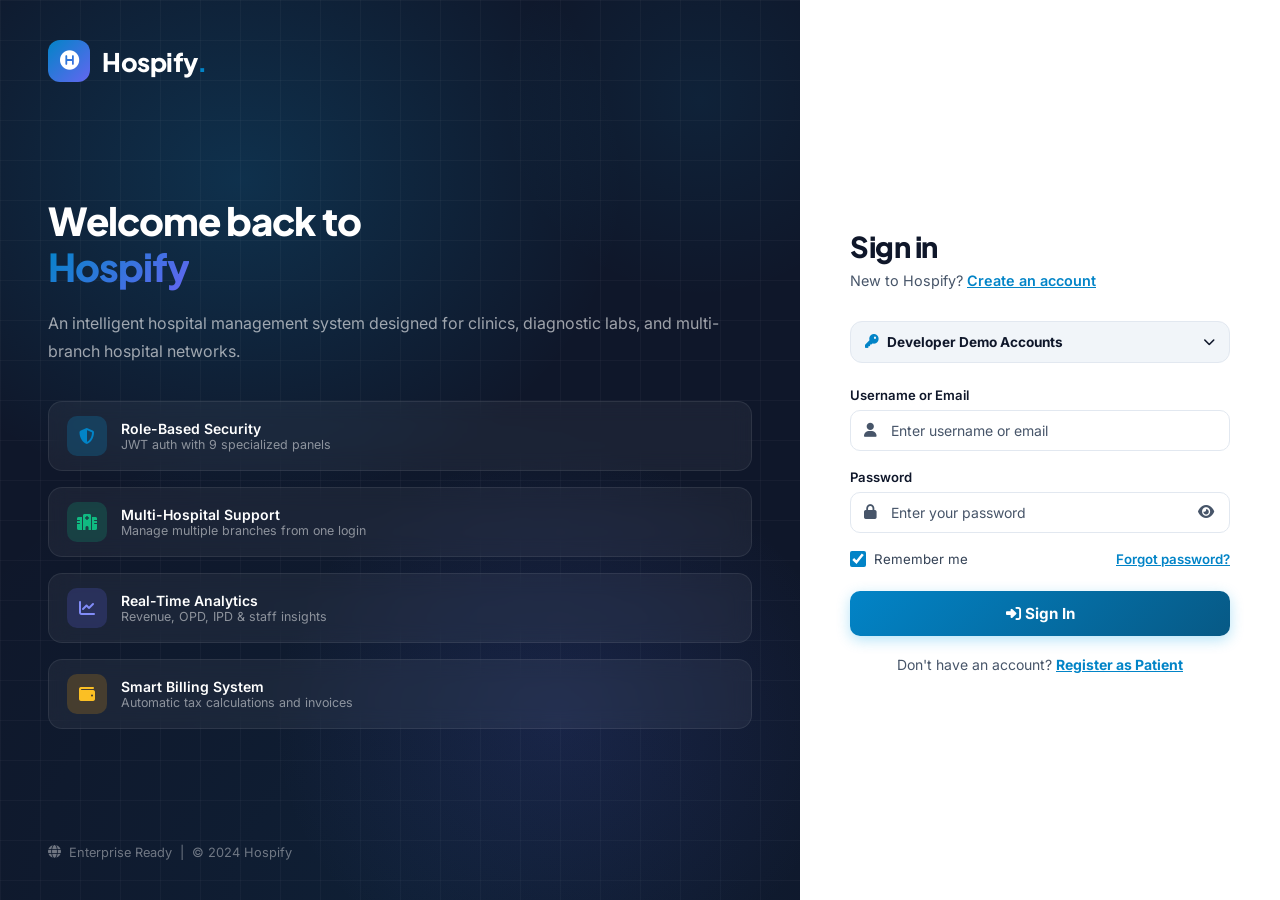
<file: Hospify2.0/frontend/dashboards/lab/index.html>
<!DOCTYPE html>
<html lang="en">
<head>
  <meta charset="UTF-8"><meta name="viewport" content="width=device-width,initial-scale=1.0">
  <title>Hospify</title>
  <link rel="stylesheet" href="../../css/style.css">
  <link rel="stylesheet" href="https://cdnjs.cloudflare.com/ajax/libs/font-awesome/6.5.0/css/all.min.css">
</head>
<body>
<div class="dashboard-layout">
<aside class="sidebar" id="sidebar">
  <div class="sidebar-brand"><div class="brand-icon"><i class="fas fa-hospital-symbol"></i></div><span class="brand-text">Hospify<span style="color:var(--primary-light)">.</span></span></div>
  <nav class="sidebar-nav">
    <div class="nav-section-title">Laboratory</div>
    <a class="nav-item active" href="#"><i class="fas fa-gauge-high"></i><span class="nav-label">Dashboard</span></a>
    <a class="nav-item" href="#"><i class="fas fa-flask-vial"></i><span class="nav-label">Test Requests</span><span class="nav-badge" id="pendingBadge">0</span></a>
    <a class="nav-item" href="#"><i class="fas fa-microscope"></i><span class="nav-label">In Progress</span></a>
    <a class="nav-item" href="#"><i class="fas fa-file-medical"></i><span class="nav-label">Completed Reports</span></a>
    <div class="nav-section-title">Setup</div>
    <a class="nav-item" href="#"><i class="fas fa-list-check"></i><span class="nav-label">Test Catalog</span></a>
    <a class="nav-item" href="#"><i class="fas fa-file-invoice-dollar"></i><span class="nav-label">Lab Billing</span></a>
  </nav>
  <div class="sidebar-footer">
    <div class="sidebar-user">
      <div class="user-avatar"><span class="user-initials">LT</span></div>
      <div class="user-info"><div class="user-name" id="userFullName">Lab Tech</div><div class="user-role" id="userRole">Lab Technician</div></div>
    </div>
  </div>
</aside>
<header class="header" id="header">
  <button class="header-toggle" onclick="Sidebar.toggle()"><i class="fas fa-bars"></i></button>
  <div class="header-search"><i class="fas fa-search"></i><input type="text" placeholder="Search reports, patients..."></div>
  <div class="header-actions">
    <button class="header-btn" id="themeToggle" onclick="Theme.toggle()"><i class="fas fa-moon"></i></button>
    <button class="btn btn-primary" onclick="Modal.open('newReportModal')" style="padding:8px 16px;border-radius:10px"><i class="fas fa-plus"></i> New Report</button>
    <button class="header-btn" onclick="Auth.logout()" data-tooltip="Logout" style="color:var(--danger)"><i class="fas fa-sign-out-alt"></i></button>
  </div>
</header>

<main class="main-content" id="mainContent">
  <div class="page-content">
    <div class="page-header">
      <div><h1 class="page-title">Laboratory <span class="text-gradient">Dashboard</span></h1><div class="page-subtitle">Test management & report tracking</div></div>
    </div>

    <div class="grid grid-4" style="margin-bottom:24px">
      <div class="stat-card stat-card-animated primary"><div class="stat-icon"><i class="fas fa-flask-vial"></i></div><div class="stat-info"><div class="stat-label">Pending Tests</div><div class="stat-value" id="sPending">—</div></div></div>
      <div class="stat-card stat-card-animated warning"><div class="stat-icon"><i class="fas fa-spinner"></i></div><div class="stat-info"><div class="stat-label">In Progress</div><div class="stat-value" id="sProgress">—</div></div></div>
      <div class="stat-card stat-card-animated success"><div class="stat-icon"><i class="fas fa-check-circle"></i></div><div class="stat-info"><div class="stat-label">Completed Today</div><div class="stat-value" id="sDone">—</div></div></div>
      <div class="stat-card stat-card-animated danger"><div class="stat-icon"><i class="fas fa-triangle-exclamation"></i></div><div class="stat-info"><div class="stat-label">Critical Results</div><div class="stat-value" id="sCritical">—</div></div></div>
    </div>

    <!-- PENDING TESTS TABLE -->
    <div class="card" style="margin-bottom:24px">
      <div class="card-header" style="justify-content:space-between">
        <div style="display:flex;align-items:center;gap:10px"><i class="fas fa-flask-vial" style="color:var(--primary)"></i><h3 class="card-title">Pending Test Requests</h3></div>
        <div style="display:flex;gap:8px">
          <select class="form-control" style="width:150px" onchange="filterByPriority(this.value)">
            <option value="">All Priority</option>
            <option value="stat">STAT</option>
            <option value="urgent">Urgent</option>
            <option value="routine">Routine</option>
          </select>
        </div>
      </div>
      <div class="table-container">
        <table>
          <thead><tr><th>Report No</th><th>Patient</th><th>Tests</th><th>Priority</th><th>Requested</th><th>Status</th><th>Actions</th></tr></thead>
          <tbody id="pendingTable"></tbody>
        </table>
      </div>
    </div>

    <!-- COMPLETED REPORTS -->
    <div class="card">
      <div class="card-header" style="justify-content:space-between">
        <div style="display:flex;align-items:center;gap:10px"><i class="fas fa-file-medical" style="color:var(--accent)"></i><h3 class="card-title">Recent Completed Reports</h3></div>
        <button class="btn btn-outline btn-sm"><i class="fas fa-download"></i> Export</button>
      </div>
      <div class="table-container">
        <table>
          <thead><tr><th>Report No</th><th>Patient</th><th>Tests</th><th>Completed</th><th>Amount</th><th>Actions</th></tr></thead>
          <tbody id="completedTable"></tbody>
        </table>
      </div>
    </div>
  </div>
</main>
</div>

<!-- NEW REPORT MODAL -->
<div class="modal-overlay" id="newReportModal">
  <div class="modal" style="max-width:680px">
    <div class="modal-header">
      <h3 class="modal-title"><i class="fas fa-flask-vial"></i> Create Lab Report</h3>
      <button class="modal-close" onclick="Modal.close('newReportModal')"><i class="fas fa-times"></i></button>
    </div>
    <div class="modal-body">
      <div class="form-row">
        <div class="form-group"><label class="form-label">Patient MRN *</label><input class="form-control" id="labMrn" placeholder="MRN-001-..."></div>
        <div class="form-group"><label class="form-label">Priority</label>
          <select class="form-control" id="labPriority"><option value="routine">Routine</option><option value="urgent">Urgent</option><option value="stat">STAT</option></select>
        </div>
      </div>
      <div class="form-group"><label class="form-label">Select Tests *</label>
        <div id="testCheckboxes" class="grid grid-auto-2" style="max-height:240px;overflow-y:auto;padding:4px"></div>
      </div>
      <div class="form-group"><label class="form-label">Clinical Notes</label><textarea class="form-control" id="labNotes" rows="2" placeholder="Clinical notes for lab..."></textarea></div>
    </div>
    <div class="modal-footer">
      <button class="btn btn-outline" onclick="Modal.close('newReportModal')">Cancel</button>
      <button class="btn btn-primary" onclick="createLabReport()"><i class="fas fa-plus"></i> Create Report</button>
    </div>
  </div>
</div>

<!-- ENTER RESULTS MODAL -->
<div class="modal-overlay" id="enterResultsModal">
  <div class="modal" style="max-width:680px">
    <div class="modal-header">
      <h3 class="modal-title"><i class="fas fa-microscope"></i> Enter Test Results</h3>
      <button class="modal-close" onclick="Modal.close('enterResultsModal')"><i class="fas fa-times"></i></button>
    </div>
    <div class="modal-body">
      <div id="resultsForm"></div>
    </div>
    <div class="modal-footer">
      <button class="btn btn-outline" onclick="Modal.close('enterResultsModal')">Cancel</button>
      <button class="btn btn-success" onclick="submitResults()"><i class="fas fa-check"></i> Submit Results</button>
    </div>
  </div>
</div>

<script src="../../js/config.js"></script>
<script src="../../js/dashboard.js"></script>
<script>
let currentReportId = null;
let allPending = [];
let allCompleted = [];

async function loadDashboard() {
  const stats = await API.get('/lab/stats');
  const s = stats?.success ? stats : {requested:0,in_progress:0,completed:0};
  document.getElementById('sPending').textContent = s.requested;
  document.getElementById('sProgress').textContent = s.in_progress;
  document.getElementById('sDone').textContent = s.completed;
  document.getElementById('sCritical').textContent = 0;
  document.getElementById('pendingBadge').textContent = s.requested;

  const reqData = await API.get('/lab/reports?status=requested');
  allPending = reqData?.reports || [];
  
  const compData = await API.get('/lab/reports?status=completed');
  allCompleted = compData?.reports || [];
  
  renderPending(allPending);
  renderCompleted(allCompleted);
  loadTests();
}

function renderPending(reports) {
  const tbody = document.getElementById('pendingTable');
  if(!reports.length){setTableEmpty('pendingTable','No pending tests',7);return;}
  tbody.innerHTML = reports.map(r => {
    const pCls = {stat:'danger',urgent:'warning',routine:'primary'}[r.priority]||'primary';
    return `<tr>
      <td><code style="font-size:.8rem">${r.report_no}</code></td>
      <td style="font-weight:600">${r.patient_name||r.patient?.first_name||'—'}</td>
      <td style="font-size:.8rem">${(r.items||[]).map(i=>i.test_name).join(', ')||'—'}</td>
      <td><span class="badge badge-${pCls}" style="text-transform:uppercase">${r.priority}</span></td>
      <td style="font-size:.8rem">${Format.datetime(r.created_at)}</td>
      <td>${Format.badge(r.status)}</td>
      <td style="white-space:nowrap">
        <button class="btn btn-warning btn-sm" onclick="collectSample(${r.id})"><i class="fas fa-vial"></i> Collect</button>
        <button class="btn btn-primary btn-sm" onclick="enterResults(${r.id},'${r.report_no}')"><i class="fas fa-pencil"></i> Results</button>
      </td>
    </tr>`;}).join('');
}

function renderCompleted(reports = []) {
  const tbody = document.getElementById('completedTable');
  if(!reports.length){setTableEmpty('completedTable','No completed reports',6);return;}
  tbody.innerHTML = reports.map(r => `<tr>
    <td><code style="font-size:.8rem">${r.report_no}</code></td>
    <td style="font-weight:600">${r.patient_name||r.patient?.first_name||'—'}</td>
    <td style="font-size:.8rem">${(r.items||[]).map(i=>i.test_name).join(', ')}</td>
    <td style="font-size:.8rem">${Format.datetime(r.completed_at)}</td>
    <td style="font-weight:700">PKR ${Format.number(r.total_amount)}</td>
    <td>
      <button class="btn btn-outline btn-sm"><i class="fas fa-print"></i> Print</button>
      <button class="btn btn-primary btn-sm"><i class="fas fa-eye"></i> View</button>
    </td>
  </tr>`).join('');
}

async function loadTests() {
  const data = await API.get('/lab/tests');
  const tests = data?.tests || [];
  const container = document.getElementById('testCheckboxes');
  container.innerHTML = tests.map(t => `
    <label style="display:flex;align-items:center;gap:8px;padding:10px;border:1.5px solid var(--light-3);border-radius:8px;cursor:pointer;font-size:.85rem;transition:.2s" onmouseover="this.style.borderColor='var(--primary)'" onmouseout="this.style.borderColor='var(--light-3)'">
      <input type="checkbox" value="${t.id}" data-price="${t.price}" onchange="updateTotal()">
      <span style="flex:1">${t.name}</span>
      <span style="color:var(--text-muted);font-size:.78rem">PKR ${t.price}</span>
    </label>`).join('');
}

function updateTotal() {
  const total = [...document.querySelectorAll('#testCheckboxes input:checked')].reduce((s,cb)=>s+Number(cb.dataset.price),0);
}

function filterByPriority(p) { renderPending(p ? allPending.filter(r=>r.priority===p) : allPending); }

function collectSample(id) { Toast.success('Sample collected for report #'+id+'!'); }

function enterResults(id, reportNo) {
  currentReportId = id;
  const report = allPending.find(r=>r.id===id) || {items:[]};
  const tests = report.items || [];
  document.getElementById('resultsForm').innerHTML = `
    <div style="margin-bottom:16px;padding:12px;background:var(--light-2);border-radius:10px">
      <div style="font-weight:700">${reportNo}</div>
      <div style="font-size:.82rem;color:var(--text-muted)">Patient: ${report.patient_name||'—'}</div>
    </div>
    ${tests.map((t,i) => `
    <div style="padding:14px;border:1.5px solid var(--light-3);border-radius:10px;margin-bottom:10px" class="result-row" data-test-id="${t.test_id}">
      <div style="font-weight:700;margin-bottom:10px">${t.test_name}</div>
      <div class="form-row">
        <div class="form-group"><label class="form-label">Result Value</label><input class="form-control" id="res_val_${i}" placeholder="Enter result"></div>
        <div class="form-group"><label class="form-label">Status</label>
          <select class="form-control" id="res_status_${i}"><option value="normal">Normal</option><option value="abnormal">Abnormal</option><option value="critical">Critical</option></select>
        </div>
      </div>
      <div class="form-group"><label class="form-label">Notes</label><input class="form-control" id="res_notes_${i}" placeholder="Additional notes..."></div>
    </div>`).join('')}`;
  Modal.open('enterResultsModal');
}

async function submitResults() {
  const rows = document.querySelectorAll('.result-row');
  const results = [...rows].map((row, i) => ({
    test_id: parseInt(row.dataset.testId),
    result_value: document.getElementById(`res_val_${i}`).value,
    status: document.getElementById(`res_status_${i}`).value,
    notes: document.getElementById(`res_notes_${i}`).value
  }));
  
  const payload = { results };
  const res = await API.put(`/lab/reports/${currentReportId}/results`, payload);
  if (res?.success) {
    Toast.success('Results saved & report completed!');
    Modal.close('enterResultsModal');
    loadDashboard();
  } else {
    Toast.error(res?.message || 'Failed to submit results');
  }
}

async function createLabReport() {
  const selected = [...document.querySelectorAll('#testCheckboxes input:checked')];
  if(!selected.length){Toast.error('Select at least one test');return;}
  const mrn = document.getElementById('labMrn').value.trim();
  if(!mrn){Toast.error('Patient MRN required');return;}
  
  // Quick fetch to get patient_id from MRN
  const pRes = await API.get(`/patients/?search=${mrn}`);
  if(!pRes?.success || !pRes.patients.length){
    Toast.error('Patient not found');
    return;
  }
  const patient_id = pRes.patients[0].id;
  
  const tests = selected.map(cb=>({test_id:Number(cb.value)}));
  const payload={patient_id:patient_id,priority:document.getElementById('labPriority').value,clinical_notes:document.getElementById('labNotes').value,tests};
  const data=await API.post('/lab/reports',payload);
  if(data?.success){
    Toast.success('Lab report created!');
    Modal.close('newReportModal');
    loadDashboard();
  } else {
    Toast.error(data?.message || 'Failed to create report');
  }
}

Auth.require();
loadDashboard();
</script>
</body>
</html>
</file>
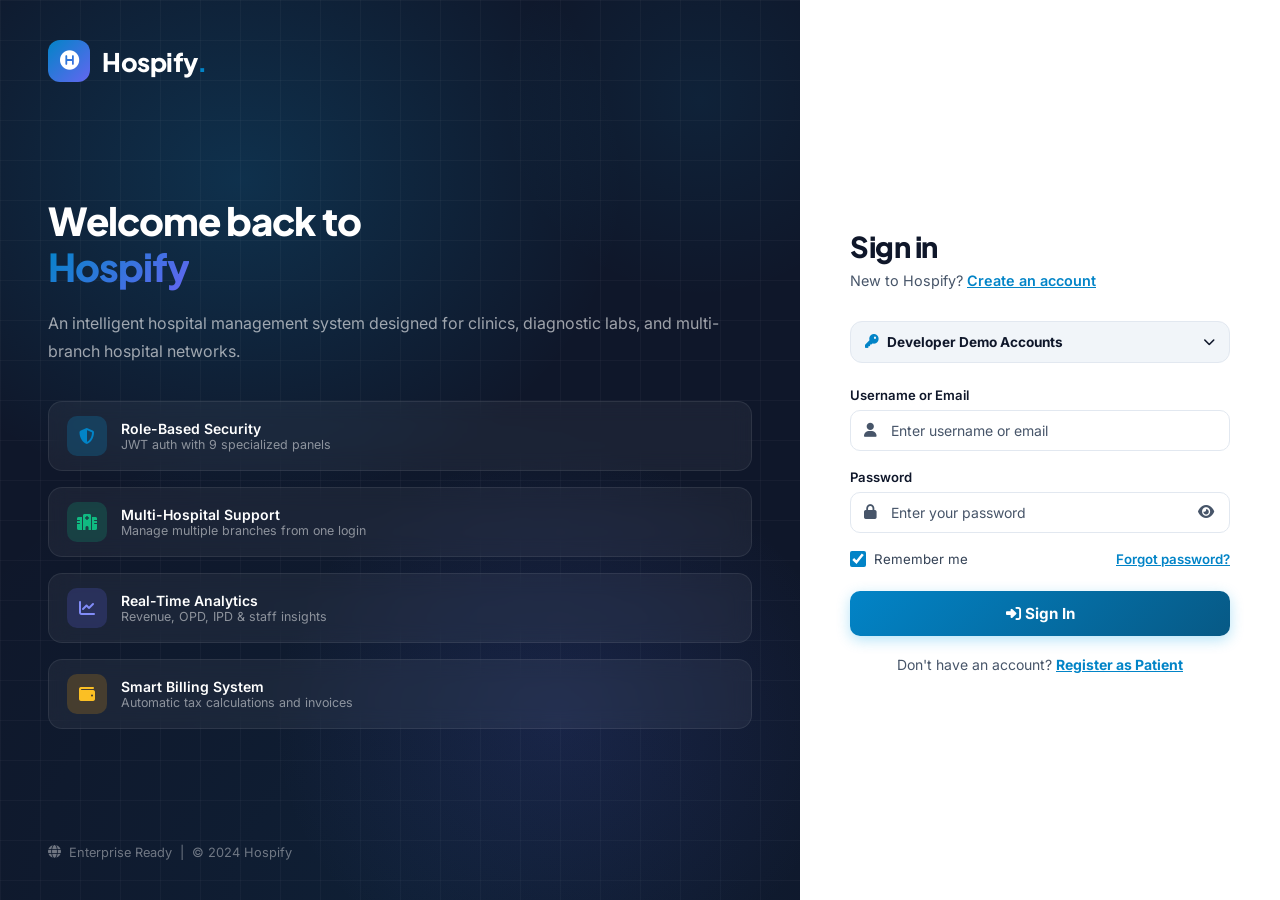
<file: Hospify2.0/frontend/dashboards/nurse/index.html>
<!DOCTYPE html>
<html lang="en">
<head>
  <meta charset="UTF-8"><meta name="viewport" content="width=device-width,initial-scale=1.0">
  <title>Hospify</title>
  <link rel="stylesheet" href="../../css/style.css">
  <link rel="stylesheet" href="https://cdnjs.cloudflare.com/ajax/libs/font-awesome/6.5.0/css/all.min.css">
</head>
<body>
<div class="dashboard-layout">
<aside class="sidebar" id="sidebar">
  <div class="sidebar-brand"><div class="brand-icon"><i class="fas fa-hospital-symbol"></i></div><span class="brand-text">Hospify<span style="color:var(--primary-light)">.</span></span></div>
  <nav class="sidebar-nav">
    <div class="nav-section-title">Nurse Panel</div>
    <a class="nav-item active" href="#"><i class="fas fa-gauge-high"></i><span class="nav-label">Dashboard</span></a>
    <a class="nav-item" href="#"><i class="fas fa-heart-pulse"></i><span class="nav-label">Record Vitals</span></a>
    <a class="nav-item" href="#"><i class="fas fa-notes-medical"></i><span class="nav-label">Care Notes</span></a>
    <a class="nav-item" href="#"><i class="fas fa-pills"></i><span class="nav-label">Medication</span></a>
    <div class="nav-section-title">Ward</div>
    <a class="nav-item" href="#"><i class="fas fa-bed"></i><span class="nav-label">Ward Management</span></a>
    <a class="nav-item" href="#"><i class="fas fa-triangle-exclamation" style="color:var(--danger)"></i><span class="nav-label">Critical Patients</span></a>
  </nav>
  <div class="sidebar-footer">
    <div class="sidebar-user">
      <div class="user-avatar"><span class="user-initials">NR</span></div>
      <div class="user-info"><div class="user-name" id="userFullName">Nurse</div><div class="user-role" id="userRole">Nurse</div></div>
    </div>
  </div>
</aside>
<header class="header" id="header">
  <button class="header-toggle" onclick="Sidebar.toggle()"><i class="fas fa-bars"></i></button>
  <div style="flex:1;padding:0 20px"><div style="font-weight:700">Nurse Station</div><div style="font-size:.78rem;color:var(--text-muted)" id="nurseDate"></div></div>
  <div class="header-actions">
    <button class="header-btn" id="themeToggle" onclick="Theme.toggle()"><i class="fas fa-moon"></i></button>
    <button class="btn btn-primary" onclick="Modal.open('recordVitalsModal')" style="padding:8px 16px;border-radius:10px"><i class="fas fa-heart-pulse"></i> Record Vitals</button>
    <button class="header-btn" onclick="Auth.logout()" data-tooltip="Logout" style="color:var(--danger)"><i class="fas fa-sign-out-alt"></i></button>
  </div>
</header>

<main class="main-content" id="mainContent">
  <div class="page-content">
    <div class="page-header">
      <div>        <h1 class="page-title">Nurse <span class="text-gradient">Dashboard</span></h1><div class="page-subtitle">Patient vitals, care notes & ward management</div></div>
    </div>

    <div class="grid grid-4" style="margin-bottom:24px">
      <div class="stat-card stat-card-animated primary"><div class="stat-icon"><i class="fas fa-bed"></i></div><div class="stat-info"><div class="stat-label">Admitted Patients</div><div class="stat-value">12</div></div></div>
      <div class="stat-card stat-card-animated danger"><div class="stat-icon"><i class="fas fa-triangle-exclamation"></i></div><div class="stat-info"><div class="stat-label">Critical Patients</div><div class="stat-value">2</div></div></div>
      <div class="stat-card stat-card-animated warning"><div class="stat-icon"><i class="fas fa-pills"></i></div><div class="stat-info"><div class="stat-label">Medications Due</div><div class="stat-value">5</div></div></div>
      <div class="stat-card stat-card-animated success"><div class="stat-icon"><i class="fas fa-heart-pulse"></i></div><div class="stat-info"><div class="stat-label">Vitals Recorded</div><div class="stat-value">8</div></div></div>
    </div>

    <div class="grid grid-2" style="margin-bottom:24px">
      <!-- PATIENT LIST -->
      <div class="card">
        <div class="card-header" style="justify-content:space-between">
          <div style="display:flex;align-items:center;gap:10px"><i class="fas fa-bed" style="color:var(--primary)"></i><h3 class="card-title">Ward Patients</h3></div>
          <select class="form-control" style="width:140px"><option>All Wards</option><option>General Ward</option><option>ICU</option><option>Private</option></select>
        </div>
        <div class="table-container">
          <table>
            <thead><tr><th>Patient</th><th>Bed</th><th>Condition</th><th>Last Vitals</th><th>Action</th></tr></thead>
            <tbody id="wardTable"></tbody>
          </table>
        </div>
      </div>

      <!-- MEDICATION SCHEDULE -->
      <div class="card">
        <div class="card-header"><i class="fas fa-pills" style="color:var(--warning)"></i><h3 class="card-title">Medication Schedule</h3></div>
        <div class="card-body" id="medicationList"></div>
      </div>
    </div>

    <!-- VITALS HISTORY -->
    <div class="card">
      <div class="card-header" style="justify-content:space-between">
        <div style="display:flex;align-items:center;gap:10px"><i class="fas fa-heart-pulse" style="color:var(--danger)"></i><h3 class="card-title">Recent Vitals Recorded</h3></div>
        <button class="btn btn-primary btn-sm" onclick="Modal.open('recordVitalsModal')"><i class="fas fa-plus"></i> Record</button>
      </div>
      <div class="table-container">
        <table>
          <thead><tr><th>Patient</th><th>Temp (°C)</th><th>Pulse</th><th>BP</th><th>SpO2</th><th>Weight</th><th>Time</th><th>Notes</th></tr></thead>
          <tbody id="vitalsTable"></tbody>
        </table>
      </div>
    </div>
  </div>
</main>
</div>

<!-- RECORD VITALS MODAL -->
<div class="modal-overlay" id="recordVitalsModal">
  <div class="modal" style="max-width:680px">
    <div class="modal-header">
      <h3 class="modal-title"><i class="fas fa-heart-pulse"></i> Record Patient Vitals</h3>
      <button class="modal-close" onclick="Modal.close('recordVitalsModal')"><i class="fas fa-times"></i></button>
    </div>
    <div class="modal-body">
      <div class="form-group"><label class="form-label">Patient *</label>
        <select class="form-control" id="vPatient">
          <option value="">Select patient...</option>
          <option value="1">Bed A-1 – Fatima Malik</option>
          <option value="2">Bed A-2 – Ali Hassan</option>
          <option value="3">ICU-1 – Zara Ahmed (Critical)</option>
        </select>
      </div>
      <div class="form-row">
        <div class="form-group"><label class="form-label">Temperature (°C)</label><input type="number" step="0.1" class="form-control" id="vTemp" placeholder="36.5"></div>
        <div class="form-group"><label class="form-label">Pulse Rate (bpm)</label><input type="number" class="form-control" id="vPulse" placeholder="72"></div>
      </div>
      <div class="form-row">
        <div class="form-group"><label class="form-label">Systolic BP (mmHg)</label><input type="number" class="form-control" id="vBpSys" placeholder="120"></div>
        <div class="form-group"><label class="form-label">Diastolic BP (mmHg)</label><input type="number" class="form-control" id="vBpDia" placeholder="80"></div>
      </div>
      <div class="form-row">
        <div class="form-group"><label class="form-label">SpO2 (%)</label><input type="number" class="form-control" id="vSpo2" placeholder="98"></div>
        <div class="form-group"><label class="form-label">Respiratory Rate</label><input type="number" class="form-control" id="vRespRate" placeholder="16"></div>
      </div>
      <div class="form-row">
        <div class="form-group"><label class="form-label">Weight (kg)</label><input type="number" step="0.1" class="form-control" id="vWeight" placeholder="65.0"></div>
        <div class="form-group"><label class="form-label">Height (cm)</label><input type="number" class="form-control" id="vHeight" placeholder="170"></div>
      </div>
      <div class="form-group"><label class="form-label">Notes</label><textarea class="form-control" id="vNotes" rows="2" placeholder="Patient condition notes..."></textarea></div>
    </div>
    <div class="modal-footer">
      <button class="btn btn-outline" onclick="Modal.close('recordVitalsModal')">Cancel</button>
      <button class="btn btn-primary" onclick="saveVitals()"><i class="fas fa-save"></i> Save Vitals</button>
    </div>
  </div>
</div>

<script src="../../js/config.js"></script>
<script src="../../js/dashboard.js"></script>
<script>
document.getElementById('nurseDate').textContent = new Date().toLocaleDateString('en-PK',{weekday:'long',day:'numeric',month:'long',year:'numeric'});

let wardPatients = [];
let vitalsHistory = [];
let medicationsDue = [];

async function loadDashboard() {
  const statsRes = await API.get('/nurse/stats');
  const stats = statsRes?.success ? statsRes : {admitted_patients:0, critical_patients:0, medications_due:0, vitals_recorded:0};
  
  const statValues = document.querySelectorAll('.stat-value');
  if (statValues.length >= 4) {
    statValues[0].textContent = stats.admitted_patients;
    statValues[1].textContent = stats.critical_patients;
    statValues[2].textContent = stats.medications_due;
    statValues[3].textContent = stats.vitals_recorded;
  }

  const wardRes = await API.get('/nurse/ward');
  wardPatients = wardRes?.patients || [];

  const vitalsRes = await API.get('/nurse/vitals');
  vitalsHistory = vitalsRes?.vitals || [];

  document.getElementById('wardTable').innerHTML = wardPatients.map(p => `<tr>
    <td style="font-weight:600">${p.name}</td>
    <td><span class="badge badge-secondary">${p.bed}</span></td>
    <td><span class="badge badge-${p.condition==='critical'?'danger':p.condition==='stable'?'success':'warning'}">${p.condition}</span></td>
    <td style="font-size:.8rem;color:var(--text-muted)">${p.last_vitals}</td>
    <td><button class="btn btn-primary btn-sm" onclick="openVitalsModal(${p.id})"><i class="fas fa-heart-pulse"></i></button></td>
  </tr>`).join('');

  document.getElementById('medicationList').innerHTML = medicationsDue.map(m => `
    <div style="display:flex;align-items:center;gap:12px;padding:10px;border-radius:10px;margin-bottom:8px;background:var(--light-2);${m.done?'opacity:.6':''}">
      <div style="width:36px;height:36px;border-radius:10px;background:${m.done?'var(--accent)':'var(--warning)'};display:flex;align-items:center;justify-content:center;color:#fff;font-size:.85rem;flex-shrink:0">
        <i class="fas fa-${m.done?'check':'clock'}"></i>
      </div>
      <div style="flex:1">
        <div style="font-weight:600;font-size:.875rem">${m.medicine}</div>
        <div style="font-size:.78rem;color:var(--text-muted)">${m.patient} &bull; ${m.route} &bull; ${m.time}</div>
      </div>
      ${!m.done?`<button class="btn btn-success btn-sm" onclick="markDone(this)"><i class="fas fa-check"></i> Done</button>`:`<span class="badge badge-success">Done</span>`}
    </div>`).join('');

  document.getElementById('vitalsTable').innerHTML = vitalsHistory.map(v => `<tr>
    <td style="font-weight:600">${v.patient_name||'—'}</td>
    <td>${v.temperature||'—'}°C</td>
    <td>${v.pulse||'—'} bpm</td>
    <td><span style="font-weight:600">${v.bp||'—'}</span></td>
    <td style="color:${(v.spo2||100)<95?'var(--danger)':'var(--accent)'};font-weight:700">${v.spo2||'—'}%</td>
    <td>${v.weight||'—'} kg</td>
    <td style="font-size:.8rem;color:var(--text-muted)">${Format.datetime(v.recorded_at)}</td>
    <td style="font-size:.8rem;max-width:150px;overflow:hidden;text-overflow:ellipsis">${v.notes||'—'}</td>
  </tr>`).join('');

  // Populate patient dropdown
  const pSelect = document.getElementById('vPatient');
  pSelect.innerHTML = '<option value="">Select patient...</option>' + 
    wardPatients.map(p => `<option value="${p.id}">${p.name} (Bed: ${p.bed})</option>`).join('');
}

function markDone(btn) { btn.closest('div[style]').style.opacity='.6'; btn.replaceWith(Object.assign(document.createElement('span'),{className:'badge badge-success',textContent:'Done'})); Toast.success('Medication marked as administered!'); }

function openVitalsModal(patientId) {
  document.getElementById('vPatient').value = patientId;
  Modal.open('recordVitalsModal');
}

async function saveVitals() {
  const patient_id = document.getElementById('vPatient').value;
  if(!patient_id){Toast.error('Please select a patient');return;}
  
  const payload = {
    patient_id: parseInt(patient_id),
    temperature: parseFloat(document.getElementById('vTemp').value) || null,
    pulse: parseInt(document.getElementById('vPulse').value) || null,
    bp_sys: parseInt(document.getElementById('vBpSys').value) || null,
    bp_dia: parseInt(document.getElementById('vBpDia').value) || null,
    spo2: parseInt(document.getElementById('vSpo2').value) || null,
    resp_rate: parseInt(document.getElementById('vRespRate').value) || null,
    weight: parseFloat(document.getElementById('vWeight').value) || null,
    height: parseFloat(document.getElementById('vHeight').value) || null,
    notes: document.getElementById('vNotes').value
  };

  const data = await API.post('/nurse/vitals', payload);
  if (data?.success) {
    Toast.success('Vitals recorded successfully!');
    Modal.close('recordVitalsModal');
    loadDashboard();
  } else {
    Toast.error(data?.message || 'Failed to save vitals');
  }
}

Auth.require();
loadDashboard();
</script>
</body>
</html>
</file>
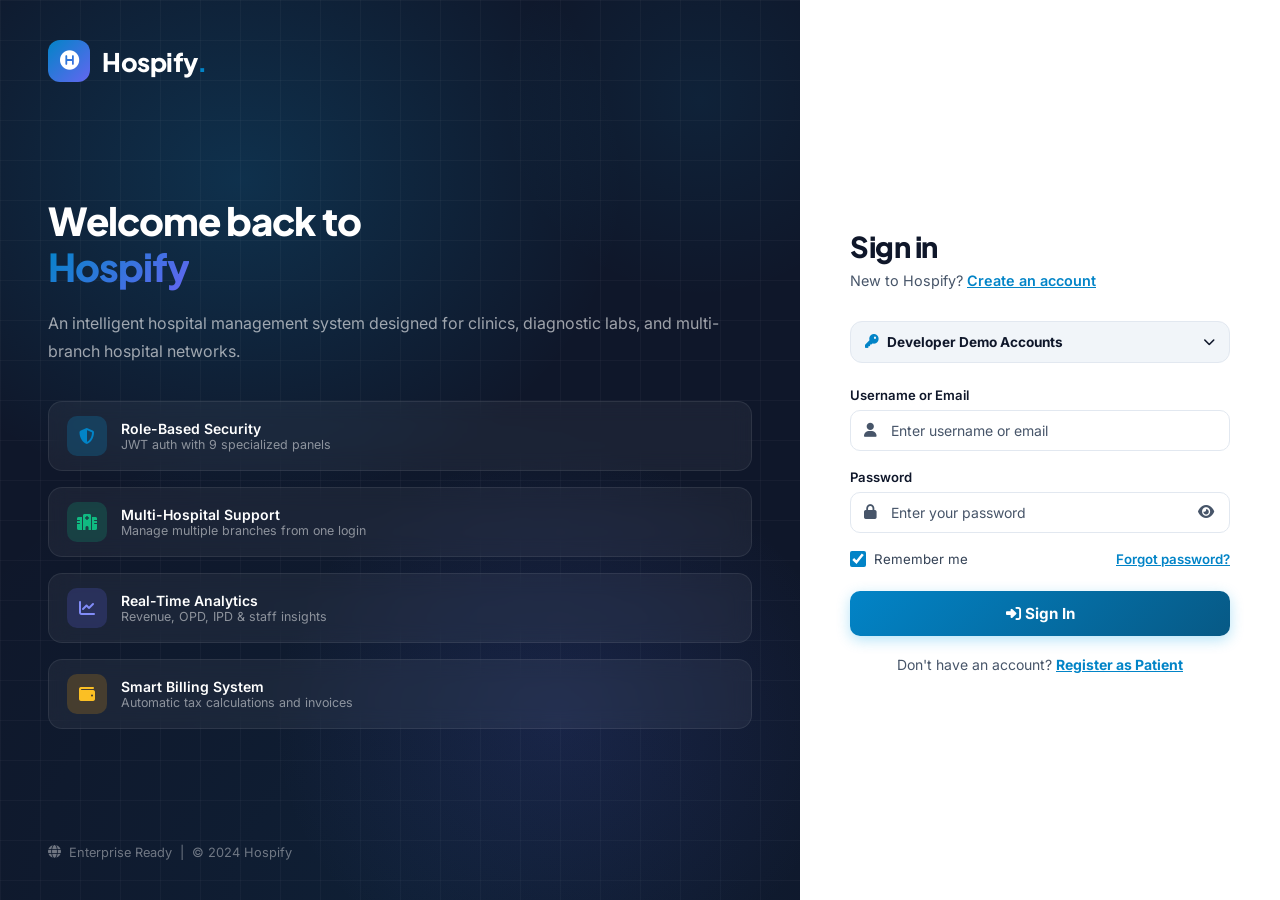
<file: Hospify2.0/frontend/dashboards/patient/index.html>
<!DOCTYPE html>
<html lang="en">
<head>
  <meta charset="UTF-8"><meta name="viewport" content="width=device-width,initial-scale=1.0">
  <title>Hospify</title>
  <link rel="stylesheet" href="../../css/style.css">
  <link rel="stylesheet" href="https://cdnjs.cloudflare.com/ajax/libs/font-awesome/6.5.0/css/all.min.css">
</head>
<body>
<div class="dashboard-layout">
<aside class="sidebar" id="sidebar">
  <div class="sidebar-brand"><div class="brand-icon"><i class="fas fa-hospital-symbol"></i></div><span class="brand-text">Hospify<span style="color:var(--primary-light)">.</span></span></div>
  <nav class="sidebar-nav">
    <div class="nav-section-title">My Health</div>
    <a class="nav-item active" id="nav-dashboard" onclick="showSection('dashboard')"><i class="fas fa-gauge-high"></i><span class="nav-label">My Dashboard</span></a>
    <a class="nav-item" id="nav-appointments" onclick="showSection('appointments')"><i class="fas fa-calendar-check"></i><span class="nav-label">My Appointments</span></a>
    <a class="nav-item" id="nav-prescriptions" onclick="showSection('prescriptions')"><i class="fas fa-file-prescription"></i><span class="nav-label">Prescriptions</span></a>
    <a class="nav-item" id="nav-lab" onclick="showSection('lab')"><i class="fas fa-flask"></i><span class="nav-label">Lab Reports</span></a>
    <div class="nav-section-title">Account</div>
    <a class="nav-item" id="nav-bills" onclick="showSection('bills')"><i class="fas fa-file-invoice-dollar"></i><span class="nav-label">My Bills</span></a>
    <a class="nav-item" id="nav-profile" onclick="showSection('profile')"><i class="fas fa-user"></i><span class="nav-label">My Profile</span></a>
  </nav>
  <div class="sidebar-footer">
    <div class="sidebar-user">
      <div class="user-avatar"><span class="user-initials">PT</span></div>
      <div class="user-info"><div class="user-name" id="userFullName">Patient</div><div class="user-role" id="userRole">Patient</div></div>
    </div>
  </div>
</aside>
<header class="header" id="header">
  <button class="header-toggle" onclick="Sidebar.toggle()"><i class="fas fa-bars"></i></button>
  <div style="flex:1;padding:0 20px"><div style="font-weight:700">Patient Portal</div><div style="font-size:.78rem;color:var(--text-muted)" id="ptDate"></div></div>
  <div class="header-actions">
    <button class="header-btn" id="themeToggle" onclick="Theme.toggle()"><i class="fas fa-moon"></i></button>
    <button class="btn btn-primary" onclick="Modal.open('bookApptModal')" style="padding:8px 16px;border-radius:10px"><i class="fas fa-calendar-plus"></i> Book Appointment</button>
    <button class="header-btn" onclick="Auth.logout()" data-tooltip="Logout" style="color:var(--danger)"><i class="fas fa-sign-out-alt"></i></button>
  </div>
</header>

<main class="main-content" id="mainContent">
  <div class="page-content">
    <!-- DASHBOARD SECTION -->
    <div id="section-dashboard" class="page-section">
    <div style="background:linear-gradient(135deg,var(--primary),var(--secondary));border-radius:16px;padding:28px 32px;margin-bottom:24px;color:#fff;position:relative;overflow:hidden">
      <div style="position:absolute;top:-20px;right:-20px;width:150px;height:150px;background:rgba(255,255,255,.06);border-radius:50%"></div>
      <div style="position:absolute;bottom:-40px;right:60px;width:100px;height:100px;background:rgba(255,255,255,.04);border-radius:50%"></div>
      <div style="position:relative">
        <div style="font-size:.85rem;opacity:.8;margin-bottom:4px">Welcome back,</div>
        <h2 style="font-size:1.5rem;font-weight:800;margin-bottom:8px" id="welcomeName">Patient</h2>
        <div style="font-size:.85rem;opacity:.75">MRN: <strong id="ptMrn">—</strong></div>
        <div style="margin-top:16px;display:flex;gap:16px;flex-wrap:wrap">
          <div style="background:rgba(255,255,255,.12);border-radius:10px;padding:10px 16px;text-align:center">
            <div style="font-size:1.4rem;font-weight:800" id="nextApptIn">—</div>
            <div style="font-size:.75rem;opacity:.8">Days to Next Appt</div>
          </div>
          <div style="background:rgba(255,255,255,.12);border-radius:10px;padding:10px 16px;text-align:center">
            <div style="font-size:1.4rem;font-weight:800" id="totalRx">—</div>
            <div style="font-size:.75rem;opacity:.8">Prescriptions</div>
          </div>
          <div style="background:rgba(255,255,255,.12);border-radius:10px;padding:10px 16px;text-align:center">
            <div style="font-size:1.4rem;font-weight:800" id="pendingBills">—</div>
            <div style="font-size:.75rem;opacity:.8">Pending Bills</div>
          </div>
        </div>
      </div>
    </div>

    <div class="grid grid-2" style="margin-bottom:24px">
      <!-- UPCOMING APPOINTMENTS -->
      <div class="card">
        <div class="card-header" style="justify-content:space-between">
          <div style="display:flex;align-items:center;gap:10px"><i class="fas fa-calendar" style="color:var(--primary)"></i><h3 class="card-title">Upcoming Appointments</h3></div>
          <button class="btn btn-primary btn-sm" onclick="Modal.open('bookApptModal')"><i class="fas fa-plus"></i> Book</button>
        </div>
        <div class="card-body" id="upcomingAppts">
          <div class="empty-state" style="padding:24px"><i class="fas fa-calendar-check"></i><h3>No upcoming appointments</h3><p>Book an appointment with your doctor</p></div>
        </div>
      </div>

      <!-- RECENT PRESCRIPTIONS -->
      <div class="card">
        <div class="card-header"><i class="fas fa-file-prescription" style="color:var(--accent)"></i><h3 class="card-title">Recent Prescriptions</h3></div>
        <div class="card-body" id="recentRx">
          <div class="empty-state" style="padding:24px"><i class="fas fa-file-prescription"></i><h3>No prescriptions</h3><p>Your prescriptions will appear here</p></div>
        </div>
      </div>
    </div>

    <div class="grid grid-2">
      <!-- LAB REPORTS -->
      <div class="card">
        <div class="card-header"><i class="fas fa-flask" style="color:var(--secondary)"></i><h3 class="card-title">Lab Reports</h3></div>
        <div class="card-body" id="labReports">
          <div class="empty-state" style="padding:24px"><i class="fas fa-flask"></i><h3>No lab reports</h3><p>Your lab results will appear here</p></div>
        </div>
      </div>

      <!-- BILLS -->
      <div class="card">
        <div class="card-header"><i class="fas fa-file-invoice-dollar" style="color:var(--warning)"></i><h3 class="card-title">My Bills</h3></div>
        <div class="card-body" id="myBills">
          <div class="empty-state" style="padding:24px"><i class="fas fa-file-invoice-dollar"></i><h3>No bills</h3><p>Your billing history will appear here</p></div>
        </div>
      </div>
    </div>
    </div> <!-- END DASHBOARD SECTION -->

    <!-- APPOINTMENTS SECTION -->
    <div id="section-appointments" class="page-section" style="display:none">
      <div class="page-header">
        <div><h1 class="page-title">My <span class="text-gradient">Appointments</span></h1><div class="page-subtitle">All your scheduled and past appointments</div></div>
        <button class="btn btn-primary" onclick="Modal.open('bookApptModal')"><i class="fas fa-calendar-plus"></i> Book Appointment</button>
      </div>
      <div class="card">
        <div class="card-header"><i class="fas fa-calendar-check" style="color:var(--primary)"></i><h3 class="card-title">Appointments</h3></div>
        <div class="table-container">
          <table><thead><tr><th>Token</th><th>Doctor</th><th>Date</th><th>Time</th><th>Complaint</th><th>Status</th><th>Fee</th></tr></thead>
            <tbody id="allApptTable"><tr><td colspan="7" style="text-align:center;padding:32px"><div class="spinner"></div></td></tr></tbody>
          </table>
        </div>
      </div>
    </div>

    <!-- PRESCRIPTIONS SECTION -->
    <div id="section-prescriptions" class="page-section" style="display:none">
      <div class="page-header"><div><h1 class="page-title">My <span class="text-gradient">Prescriptions</span></h1><div class="page-subtitle">Prescriptions written by your doctors</div></div></div>
      <div class="card">
        <div class="card-header"><i class="fas fa-file-prescription" style="color:var(--accent)"></i><h3 class="card-title">All Prescriptions</h3></div>
        <div class="table-container">
          <table><thead><tr><th>Rx No</th><th>Doctor</th><th>Diagnosis</th><th>Medicines</th><th>Date</th><th>Status</th><th>Action</th></tr></thead>
            <tbody id="allRxTable"><tr><td colspan="6" style="text-align:center;padding:32px"><div class="spinner"></div></td></tr></tbody>
          </table>
        </div>
      </div>
    </div>

    <!-- LAB REPORTS SECTION -->
    <div id="section-lab" class="page-section" style="display:none">
      <div class="page-header"><div><h1 class="page-title"><span class="text-gradient">Lab Reports</span></h1><div class="page-subtitle">Your laboratory test results</div></div></div>
      <div class="card">
        <div class="card-header"><i class="fas fa-flask" style="color:var(--secondary)"></i><h3 class="card-title">Lab Reports</h3></div>
        <div class="table-container">
          <table><thead><tr><th>Report No</th><th>Tests</th><th>Priority</th><th>Status</th><th>Date</th><th>Action</th></tr></thead>
            <tbody id="allLabTable"><tr><td colspan="6" style="text-align:center;padding:32px"><div class="spinner"></div></td></tr></tbody>
          </table>
        </div>
      </div>
    </div>

    <!-- BILLS SECTION -->
    <div id="section-bills" class="page-section" style="display:none">
      <div class="page-header"><div><h1 class="page-title">My <span class="text-gradient">Bills</span></h1><div class="page-subtitle">Your billing and payment history</div></div></div>
      <div class="card">
        <div class="card-header"><i class="fas fa-file-invoice-dollar" style="color:var(--warning)"></i><h3 class="card-title">Invoices</h3></div>
        <div class="table-container">
          <table><thead><tr><th>Invoice No</th><th>Type</th><th>Total</th><th>Paid</th><th>Balance</th><th>Status</th><th>Date</th><th>Action</th></tr></thead>
            <tbody id="allBillsTable"><tr><td colspan="8" style="text-align:center;padding:32px"><div class="spinner"></div></td></tr></tbody>
          </table>
        </div>
      </div>
    </div>

    <!-- PROFILE SECTION -->
    <div id="section-profile" class="page-section" style="display:none">
      <div class="page-header"><div><h1 class="page-title">My <span class="text-gradient">Profile</span></h1></div></div>
      <div class="card"><div class="card-body" style="padding:30px" id="patientProfileContent"><div class="spinner"></div></div></div>
    </div>

  </div>
</main>
</div>

<!-- BOOK APPOINTMENT MODAL -->
<div class="modal-overlay" id="bookApptModal">
  <div class="modal">
    <div class="modal-header">
      <h3 class="modal-title"><i class="fas fa-calendar-plus"></i> Book Appointment</h3>
      <button class="modal-close" onclick="Modal.close('bookApptModal')"><i class="fas fa-times"></i></button>
    </div>
    <div class="modal-body">
      <div class="form-group"><label class="form-label">Select Doctor</label>
        <select class="form-control" id="ptDoctor"><option value="">Loading doctors...</option></select>
      </div>
      <div class="form-row">
        <div class="form-group"><label class="form-label">Preferred Date</label><input type="date" class="form-control" id="ptDate2"></div>
        <div class="form-group"><label class="form-label">Preferred Time</label><input type="time" class="form-control" id="ptTime"></div>
      </div>
      <div class="form-group"><label class="form-label">Reason for Visit</label><textarea class="form-control" id="ptComplaint" rows="3" placeholder="Briefly describe your symptoms or reason..."></textarea></div>
    </div>
    <div class="modal-footer">
      <button class="btn btn-outline" onclick="Modal.close('bookApptModal')">Cancel</button>
      <button class="btn btn-primary" onclick="bookAppointment()"><i class="fas fa-calendar-check"></i> Request Appointment</button>
    </div>
  </div>
</div>

<!-- PRESCRIPTION VIEW MODAL (Patient) -->
<div class="modal-overlay" id="patRxViewModal">
  <div class="modal" style="max-width:680px">
    <div class="modal-header">
      <h3 class="modal-title"><i class="fas fa-file-prescription"></i> My Prescription <span id="patRxNo" style="font-family:monospace;color:var(--text-muted)"></span></h3>
      <button class="modal-close" onclick="Modal.close('patRxViewModal')"><i class="fas fa-times"></i></button>
    </div>
    <div class="modal-body" id="patRxBody"></div>
    <div class="modal-footer">
      <button class="btn btn-outline" onclick="Modal.close('patRxViewModal')">Close</button>
      <button class="btn btn-primary" onclick="printPrescription()"><i class="fas fa-print"></i> Print</button>
    </div>
  </div>
</div>

<script src="../../js/config.js"></script>
<script src="../../js/dashboard.js"></script>
<script>
document.getElementById('ptDate').textContent = new Date().toLocaleDateString('en-PK',{weekday:'long',day:'numeric',month:'long',year:'numeric'});
document.getElementById('ptDate2').value = new Date().toISOString().split('T')[0];

let currentPatientId = null;

function showSection(section) {
  document.querySelectorAll('.page-section').forEach(el => el.style.display = 'none');
  const target = document.getElementById('section-' + section);
  if (target) target.style.display = 'block';
  document.querySelectorAll('.sidebar-nav .nav-item').forEach(el => el.classList.remove('active'));
  const nav = document.getElementById('nav-' + section);
  if (nav) nav.classList.add('active');
  if (section === 'appointments') loadAllAppointments();
  if (section === 'prescriptions') loadAllPrescriptions();
  if (section === 'lab') loadAllLabReports();
  if (section === 'bills') loadAllBills();
  if (section === 'profile') loadPatientProfile();
}

async function loadAllAppointments() {
  const data = await API.get('/appointments/');
  const appts = data?.appointments || [];
  const tbody = document.getElementById('allApptTable');
  if (!appts.length) { setTableEmpty('allApptTable', 'No appointments found', 7); return; }
  tbody.innerHTML = appts.map(a => `<tr>
    <td><span class="badge badge-primary">#${a.token_no}</span></td>
    <td style="font-weight:600">${a.doctor_name || 'Doctor #' + a.doctor_id}</td>
    <td>${Format.date(a.appointment_date)}</td>
    <td>${Format.time(a.appointment_time)}</td>
    <td style="font-size:.82rem;max-width:150px;overflow:hidden;text-overflow:ellipsis">${a.chief_complaint || '—'}</td>
    <td>${Format.badge(a.status)}</td>
    <td style="font-weight:600">PKR ${Format.number(a.fee || 0)}</td>
  </tr>`).join('');
}

async function loadAllPrescriptions() {
  try {
    const data = await API.get('/prescriptions/?per_page=100');
    const prescriptions = data?.prescriptions || [];
    const tbody = document.getElementById('allRxTable');
    if (!prescriptions.length) { setTableEmpty('allRxTable', 'No prescriptions found', 7); return; }
    tbody.innerHTML = prescriptions.map(p => `<tr>
      <td><code style="font-size:.8rem">${p.prescription_no}</code></td>
      <td style="font-weight:600">Dr. #${p.doctor_id||'—'}</td>
      <td style="max-width:160px;overflow:hidden;text-overflow:ellipsis;white-space:nowrap">${p.diagnosis || '—'}</td>
      <td style="font-size:.82rem;max-width:200px;overflow:hidden;text-overflow:ellipsis;white-space:nowrap">${(p.items || []).map(m => m.medicine_name).join(', ') || '—'}</td>
      <td style="font-size:.82rem">${Format.date(p.created_at)}</td>
      <td>${p.is_dispensed ? '<span class="badge badge-success">Dispensed</span>' : '<span class="badge badge-warning">Pending</span>'}</td>
      <td><button class="btn btn-primary btn-sm" onclick="viewPatientPrescription(${p.id})"><i class="fas fa-eye"></i> View</button></td>
    </tr>`).join('');
  } catch(e) { console.error('rx', e); }
}

async function viewPatientPrescription(id) {
  const res = await API.get('/prescriptions/' + id);
  if (!res?.success) { Toast.error('Prescription not found'); return; }
  const rx = res.prescription;
  document.getElementById('patRxNo').textContent = '#' + (rx.prescription_no||'—');
  const items = (rx.items||[]).map((it,i) => `<tr>
    <td>${i+1}</td>
    <td style="font-weight:600">${it.medicine_name||'—'}</td>
    <td>${it.dosage||'—'}</td>
    <td>${it.frequency||'—'}</td>
    <td>${it.duration||'—'}</td>
  </tr>`).join('') || '<tr><td colspan="5" style="text-align:center;color:var(--text-muted)">No medicines</td></tr>';
  document.getElementById('patRxBody').innerHTML = `
    <div style="background:var(--light-2);border-radius:10px;padding:14px;margin-bottom:14px">
      <div style="display:grid;grid-template-columns:1fr 1fr;gap:10px">
        <div><div style="font-size:.75rem;color:var(--text-muted)">Date</div><div style="font-weight:600">${Format.date(rx.created_at)}</div></div>
        <div><div style="font-size:.75rem;color:var(--text-muted)">Status</div><div>${rx.is_dispensed?'<span class="badge badge-success">Dispensed</span>':'<span class="badge badge-warning">Pending</span>'}</div></div>
      </div>
    </div>
    ${rx.diagnosis?`<div style="margin-bottom:10px"><strong>Diagnosis:</strong> ${rx.diagnosis}</div>`:''}
    ${rx.clinical_notes?`<div style="margin-bottom:10px"><strong>Clinical Notes:</strong> ${rx.clinical_notes}</div>`:''}
    ${rx.advice?`<div style="margin-bottom:10px"><strong>Doctor's Advice:</strong> ${rx.advice}</div>`:''}
    <h4 style="margin:12px 0 8px">Prescribed Medicines</h4>
    <div class="table-container">
      <table>
        <thead><tr><th>#</th><th>Medicine</th><th>Dosage</th><th>Frequency</th><th>Duration</th></tr></thead>
        <tbody>${items}</tbody>
      </table>
    </div>
    <div style="margin-top:10px;padding:8px 12px;background:rgba(14,165,233,.08);border-left:3px solid var(--primary);border-radius:6px;font-size:.78rem;color:var(--text-muted)"><i class="fas fa-info-circle"></i> Read-only view. Please contact your doctor or pharmacy for any changes.</div>
  `;
  Modal.open('patRxViewModal');
}

async function loadAllLabReports() {
  const data = await API.get('/lab/reports');
  const reports = data?.reports || [];
  const tbody = document.getElementById('allLabTable');
  if (!reports.length) { setTableEmpty('allLabTable', 'No lab reports found', 6); return; }
  tbody.innerHTML = reports.map(r => `<tr>
    <td><code style="font-size:.8rem">${r.report_no || r.id}</code></td>
    <td style="font-size:.82rem">${(r.items || []).map(i => i.test_name).join(', ') || '—'}</td>
    <td><span class="badge badge-${r.priority === 'urgent' ? 'danger' : 'info'}">${r.priority || 'routine'}</span></td>
    <td>${Format.badge(r.status)}</td>
    <td style="font-size:.82rem">${Format.date(r.created_at)}</td>
    <td><button class="btn btn-outline btn-sm"><i class="fas fa-download"></i> Download</button></td>
  </tr>`).join('');
}

async function loadAllBills() {
  const data = await API.get('/billing/invoices');
  const invoices = data?.invoices || [];
  const tbody = document.getElementById('allBillsTable');
  if (!invoices.length) { setTableEmpty('allBillsTable', 'No bills found', 8); return; }
  tbody.innerHTML = invoices.map(inv => `<tr>
    <td><code style="font-size:.8rem">${inv.invoice_no}</code></td>
    <td style="font-size:.82rem">${inv.type || '—'}</td>
    <td>PKR ${Format.number(inv.total_amount)}</td>
    <td>PKR ${Format.number(inv.paid_amount)}</td>
    <td style="color:${(inv.balance_amount||0)>0?'var(--danger)':'var(--success)'};font-weight:600">PKR ${Format.number(inv.balance_amount||0)}</td>
    <td>${Format.badge(inv.payment_status || inv.status)}</td>
    <td style="font-size:.82rem">${Format.date(inv.created_at)}</td>
    <td>${(inv.balance_amount||0)>0 ? `<button class="btn btn-danger btn-sm" onclick="payBill(${inv.id}, ${inv.balance_amount})"><i class="fas fa-money-bill"></i> Pay</button>` : '<span style="color:var(--success);font-size:.82rem"><i class="fas fa-check"></i> Paid</span>'}</td>
  </tr>`).join('');
}

async function loadPatientProfile() {
  const user = Auth.getUser();
  const ptRes = await API.get('/patients/me');
  const pt = ptRes?.patient || {};
  document.getElementById('patientProfileContent').innerHTML = `
    <div style="display:flex;align-items:center;gap:24px;margin-bottom:30px">
      <div style="width:80px;height:80px;border-radius:50%;background:var(--primary);display:flex;align-items:center;justify-content:center;font-size:2rem;color:#fff;font-weight:700">${(user?.first_name||'P')[0]}${(user?.last_name||'T')[0]}</div>
      <div>
        <div style="font-size:1.4rem;font-weight:700">${user?.first_name||''} ${user?.last_name||''}</div>
        <div style="color:var(--text-muted)">${user?.email||''}</div>
        <div style="margin-top:6px"><code>${pt.mrn || '—'}</code> ${Format.badge('patient')}</div>
      </div>
    </div>
    <div class="grid grid-2">
      <div class="form-group"><label class="form-label">Phone</label><div style="padding:10px;background:var(--light-2);border-radius:8px">${pt.phone||user?.phone||'—'}</div></div>
      <div class="form-group"><label class="form-label">Blood Group</label><div style="padding:10px;background:var(--light-2);border-radius:8px">${pt.blood_group||'—'}</div></div>
      <div class="form-group"><label class="form-label">Age</label><div style="padding:10px;background:var(--light-2);border-radius:8px">${pt.age||'—'}</div></div>
      <div class="form-group"><label class="form-label">City</label><div style="padding:10px;background:var(--light-2);border-radius:8px">${pt.city||'—'}</div></div>
      ${pt.allergies?`<div class="form-group" style="grid-column:1/-1"><label class="form-label">Allergies</label><div style="padding:10px;background:rgba(239,68,68,.08);border-radius:8px;color:var(--danger)">${pt.allergies}</div></div>`:''}
    </div>`;
}

async function loadDoctorsForBooking() {
  const data = await API.get('/admin/users?role=doctor');
  const sel = document.getElementById('ptDoctor');
  const doctors = data?.users || [];
  if (!doctors.length) { sel.innerHTML = '<option value="">No doctors available</option>'; return; }
  sel.innerHTML = '<option value="">Choose a doctor...</option>' + doctors.map(d => `<option value="${d.id}">Dr. ${d.first_name} ${d.last_name}</option>`).join('');
}

async function loadDashboard() {
  const user = Auth.getUser();
  if(user){
    document.getElementById('welcomeName').textContent = `${user.first_name} ${user.last_name}`;
  }

  // Fetch patient profile
  const ptRes = await API.get('/patients/me');
  if (ptRes?.success && ptRes.patient) {
    currentPatientId = ptRes.patient.id;
    document.getElementById('ptMrn').textContent = ptRes.patient.mrn || '—';
  } else {
    document.getElementById('ptMrn').textContent = '—';
  }

  // Fetch data concurrently
  const [apptsRes, rxRes, labRes, invRes] = await Promise.all([
    API.get('/appointments/'),
    API.get('/prescriptions/'),
    API.get('/lab/reports'),
    API.get('/billing/invoices')
  ]);

  const appointments = apptsRes?.appointments || [];
  const prescriptions = rxRes?.prescriptions || [];
  const labReports = labRes?.reports || [];
  const invoices = invRes?.invoices || [];

  // Calculate next appointment
  const upcoming = appointments.filter(a => a.status === 'scheduled');
  if (upcoming.length > 0) {
    const nextDate = new Date(upcoming[0].appointment_date);
    const today = new Date();
    const diffTime = Math.abs(nextDate - today);
    const diffDays = Math.ceil(diffTime / (1000 * 60 * 60 * 24));
    document.getElementById('nextApptIn').textContent = diffDays;
  } else {
    document.getElementById('nextApptIn').textContent = '—';
  }

  document.getElementById('totalRx').textContent = prescriptions.length;
  document.getElementById('pendingBills').textContent = invoices.filter(i=>i.payment_status!=='paid').length;

  renderAppointments(appointments);
  renderPrescriptions(prescriptions);
  renderLabReports(labReports);
  renderBills(invoices);
}

function renderAppointments(appointments) {
  const el = document.getElementById('upcomingAppts');
  if(!appointments || !appointments.length){
    el.innerHTML = '<div class="empty-state" style="padding:24px"><i class="fas fa-calendar-check"></i><h3>No upcoming appointments</h3><p>Book an appointment with your doctor</p></div>';
    return;
  }
  el.innerHTML = appointments.map(a => `
    <div style="padding:14px;border:1.5px solid var(--light-3);border-radius:12px;margin-bottom:10px">
      <div style="display:flex;justify-content:space-between;align-items:start">
        <div>
          <div style="font-weight:700;margin-bottom:4px">Doctor ID: ${a.doctor_id}</div>
          <div style="font-size:.8rem;color:var(--text-muted)">Token #${a.token_no}</div>
        </div>
        ${Format.badge(a.status)}
      </div>
      <div style="margin-top:10px;display:flex;align-items:center;gap:12px;font-size:.82rem;color:var(--text-muted)">
        <span><i class="fas fa-calendar" style="margin-right:4px"></i>${Format.date(a.appointment_date)}</span>
        <span><i class="fas fa-clock" style="margin-right:4px"></i>${Format.time(a.appointment_time)}</span>
        <span style="margin-left:auto;font-weight:700;color:var(--primary)">PKR ${Format.number(a.fee)}</span>
      </div>
    </div>`).join('');
}

function renderPrescriptions(prescriptions) {
  const el = document.getElementById('recentRx');
  if(!prescriptions || !prescriptions.length) {
    el.innerHTML = '<div class="empty-state" style="padding:24px"><i class="fas fa-file-prescription"></i><h3>No prescriptions</h3><p>Your prescriptions will appear here</p></div>';
    return;
  }
  el.innerHTML = prescriptions.map(p => `
    <div style="padding:14px;border:1.5px solid var(--light-3);border-radius:12px;margin-bottom:10px">
      <div style="display:flex;justify-content:space-between">
        <div><div style="font-weight:700;margin-bottom:2px">${p.diagnosis || 'Diagnosis Pending'}</div>
        <div style="font-size:.78rem;color:var(--text-muted)"><code>${p.prescription_no}</code></div></div>
        <div style="font-size:.78rem;color:var(--text-muted)">${Format.date(p.created_at)}</div>
      </div>
      <button class="btn btn-outline btn-sm" style="margin-top:10px"><i class="fas fa-download"></i> Download PDF</button>
    </div>`).join('');
}

function renderLabReports(labReports) {
  const el = document.getElementById('labReports');
  if(!labReports || !labReports.length) {
    el.innerHTML = '<div class="empty-state" style="padding:24px"><i class="fas fa-flask"></i><h3>No lab reports</h3><p>Your lab results will appear here</p></div>';
    return;
  }
  el.innerHTML = labReports.map(r => `
    <div style="padding:14px;border:1.5px solid var(--light-3);border-radius:12px;margin-bottom:10px">
      <div style="display:flex;justify-content:space-between">
        <div><code style="font-size:.8rem">${r.report_no}</code>
        <div style="font-size:.8rem;color:var(--text-muted);margin-top:4px"></div></div>
        ${Format.badge(r.status)}
      </div>
      <div style="margin-top:8px;display:flex;justify-content:space-between;font-size:.82rem">
        <span style="color:var(--text-muted)">Completed: ${Format.date(r.completed_at)}</span>
        <button class="btn btn-outline btn-sm"><i class="fas fa-download"></i> Download</button>
      </div>
    </div>`).join('');
}

function renderBills(invoices) {
  const el = document.getElementById('myBills');
  if(!invoices || !invoices.length) {
    el.innerHTML = '<div class="empty-state" style="padding:24px"><i class="fas fa-file-invoice-dollar"></i><h3>No bills</h3><p>Your billing history will appear here</p></div>';
    return;
  }
  el.innerHTML = invoices.map(inv => `
    <div style="padding:14px;border:1.5px solid ${inv.payment_status!=='paid'?'rgba(239,68,68,.3)':'var(--light-3)'};border-radius:12px;margin-bottom:10px">
      <div style="display:flex;justify-content:space-between;align-items:start">
        <div><code style="font-size:.78rem">${inv.invoice_no}</code>
        <div style="font-size:.8rem;color:var(--text-muted)">${inv.type}</div></div>
        ${Format.badge(inv.payment_status)}
      </div>
      <div style="margin-top:8px;display:flex;justify-content:space-between">
        <span style="font-size:.875rem;font-weight:700">PKR ${Format.number(inv.total_amount)}</span>
        ${inv.due_amount>0?`<button class="btn btn-danger btn-sm" onclick="payBill(${inv.id}, ${inv.due_amount})"><i class="fas fa-money-bill"></i> Pay PKR ${Format.number(inv.due_amount)}</button>`:'<span style="color:var(--accent);font-size:.82rem"><i class="fas fa-check"></i> Fully Paid</span>'}
      </div>
    </div>`).join('');
}

async function bookAppointment() {
  const doctorId = document.getElementById('ptDoctor').value;
  const date = document.getElementById('ptDate2').value;
  const time = document.getElementById('ptTime').value;
  const complaint = document.getElementById('ptComplaint').value;

  if(!doctorId || !date || !time){
    Toast.error('Please fill all required fields');
    return;
  }

  if (!currentPatientId) {
    Toast.error('Patient profile not fully loaded. Try again.');
    return;
  }

  const payload = {
    patient_id: currentPatientId,
    doctor_id: parseInt(doctorId),
    appointment_date: date,
    appointment_time: time,
    chief_complaint: complaint
  };

  const res = await API.post('/appointments/', payload);
  if (res?.success) {
    Toast.success('Appointment request sent!');
    Modal.close('bookApptModal');
    loadDashboard();
  } else {
    Toast.error(res?.message || 'Failed to book appointment');
  }
}

async function payBill(invoiceId, amount) {
  const res = await API.post('/billing/invoices/' + invoiceId + '/pay', {
    amount: amount,
    payment_method: 'card'
  });
  if (res?.success) {
    Toast.success('Payment successful!');
    loadDashboard();
  } else {
    Toast.error('Payment failed');
  }
}

Auth.require();
loadDashboard();
loadDoctorsForBooking();
</script>
</body>
</html>
</file>
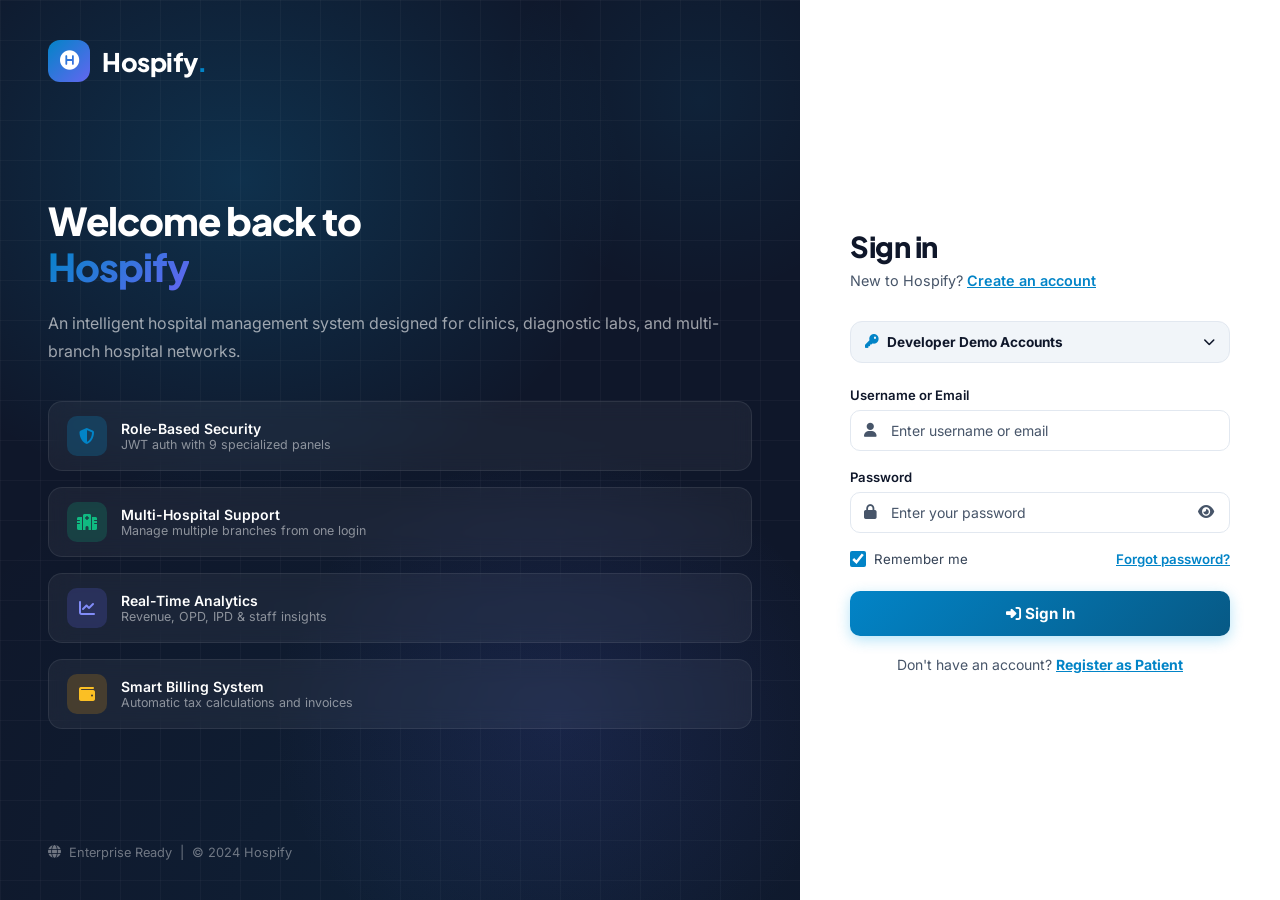
<file: Hospify2.0/frontend/dashboards/reception/index.html>
<!DOCTYPE html>
<html lang="en">
<head>
  <meta charset="UTF-8"><meta name="viewport" content="width=device-width,initial-scale=1.0">
  <title>Hospify</title>
  <link rel="stylesheet" href="../../css/style.css">
  <link rel="stylesheet" href="https://cdnjs.cloudflare.com/ajax/libs/font-awesome/6.5.0/css/all.min.css">
</head>
<body>
<div class="dashboard-layout">
<aside class="sidebar" id="sidebar">
  <div class="sidebar-brand">
    <div class="brand-icon"><i class="fas fa-hospital-symbol"></i></div>
    <span class="brand-text">Hospify<span style="color:var(--primary-light)">.</span></span>
  </div>
  <nav class="sidebar-nav">
    <div class="nav-section-title">Reception</div>
    <a class="nav-item active" id="nav-dashboard" onclick="showSection('dashboard')"><i class="fas fa-gauge-high"></i><span class="nav-label">Dashboard</span></a>
    <a class="nav-item" id="nav-register" onclick="showSection('register')"><i class="fas fa-user-plus"></i><span class="nav-label">Register Patient</span></a>
    <a class="nav-item" id="nav-appointments" onclick="showSection('appointments')"><i class="fas fa-calendar-plus"></i><span class="nav-label">Book Appointment</span></a>
    <a class="nav-item" id="nav-queue" onclick="showSection('queue')"><i class="fas fa-list-ol"></i><span class="nav-label">Token Queue</span></a>
    <div class="nav-section-title">Records</div>
    <a class="nav-item" id="nav-search" onclick="showSection('search')"><i class="fas fa-search"></i><span class="nav-label">Patient Search</span></a>
    <a class="nav-item" id="nav-billing" onclick="showSection('billing')"><i class="fas fa-file-invoice-dollar"></i><span class="nav-label">Billing Support</span></a>
    <a class="nav-item" id="nav-prescriptions" onclick="showSection('prescriptions')"><i class="fas fa-file-prescription"></i><span class="nav-label">Prescriptions</span></a>
  </nav>
  <div class="sidebar-footer">
    <div class="sidebar-user">
      <div class="user-avatar"><span class="user-initials">RC</span></div>
      <div class="user-info">
        <div class="user-name" id="userFullName">Receptionist</div>
        <div class="user-role" id="userRole">Receptionist</div>
      </div>
    </div>
  </div>
</aside>
<header class="header" id="header">
  <button class="header-toggle" onclick="Sidebar.toggle()"><i class="fas fa-bars"></i></button>
  <div style="flex:1;padding:0 20px">
    <div style="font-weight:700">Reception Desk</div>
    <div style="font-size:.78rem;color:var(--text-muted)" id="liveTime"></div>
  </div>
  <div class="header-actions" style="gap:8px;align-items:center">
    <button class="header-btn" id="themeToggle" onclick="Theme.toggle()"><i class="fas fa-moon"></i></button>
    <button onclick="Modal.open('registerPatientModal')" style="display:inline-flex;align-items:center;gap:6px;background:var(--primary);color:#fff;border-radius:10px;padding:8px 14px;white-space:nowrap;font-weight:600;border:none;font-size:.82rem;cursor:pointer;"><i class="fas fa-user-plus"></i> New Patient</button>
    <button onclick="Modal.open('bookAppointmentModal')" style="display:inline-flex;align-items:center;gap:6px;background:var(--accent);color:#fff;border-radius:10px;padding:8px 14px;white-space:nowrap;font-weight:600;border:none;font-size:.82rem;cursor:pointer;"><i class="fas fa-calendar-plus"></i> Book Appt</button>
    <button class="header-btn" onclick="Auth.logout()" data-tooltip="Logout" style="color:var(--danger)"><i class="fas fa-sign-out-alt"></i></button>
  </div>
</header>

<main class="main-content" id="mainContent">
  <div class="page-content">
    <!-- DASHBOARD SECTION -->
    <div id="section-dashboard" class="page-section">
    <div class="page-header">
      <div>
        <h1 class="page-title">Reception <span class="text-gradient">Dashboard</span></h1>
        <div class="page-subtitle" id="todayStr"></div>
      </div>
    </div>

    <!-- STATS -->
    <div class="grid grid-4" style="margin-bottom:24px">
      <div class="stat-card stat-card-animated primary">
        <div class="stat-icon"><i class="fas fa-calendar-day"></i></div>
        <div class="stat-info"><div class="stat-label">Today's Appointments</div><div class="stat-value" id="sAppts">—</div></div>
      </div>
      <div class="stat-card stat-card-animated success">
        <div class="stat-icon"><i class="fas fa-user-plus"></i></div>
        <div class="stat-info"><div class="stat-label">New Patients Today</div><div class="stat-value" id="sNewPat">—</div></div>
      </div>
      <div class="stat-card stat-card-animated warning">
        <div class="stat-icon"><i class="fas fa-clock"></i></div>
        <div class="stat-info"><div class="stat-label">Waiting (Queue)</div><div class="stat-value" id="sWaiting">—</div></div>
      </div>
      <div class="stat-card stat-card-animated info">
        <div class="stat-icon"><i class="fas fa-check-double"></i></div>
        <div class="stat-info"><div class="stat-label">Completed</div><div class="stat-value" id="sDone">—</div></div>
      </div>
    </div>

    <div class="grid grid-2" style="margin-bottom:24px">
      <!-- TOKEN QUEUE -->
      <div class="card">
        <div class="card-header" style="justify-content:space-between">
          <div style="display:flex;align-items:center;gap:10px">
            <i class="fas fa-list-ol" style="color:var(--primary)"></i>
            <h3 class="card-title">Live Token Queue</h3>
          </div>
          <div style="display:flex;align-items:center;gap:8px">
            <span style="font-size:.75rem;color:var(--text-muted)">Now serving:</span>
            <span class="badge badge-success" style="font-size:.9rem" id="currentToken">#1</span>
          </div>
        </div>
        <div class="table-container">
          <table>
            <thead><tr><th>Token</th><th>Patient</th><th>Doctor</th><th>Time</th><th>Status</th><th>Action</th></tr></thead>
            <tbody id="queueTableBody"></tbody>
          </table>
        </div>
      </div>

      <!-- PATIENT SEARCH -->
      <div class="card">
        <div class="card-header">
          <i class="fas fa-search" style="color:var(--accent)"></i>
          <h3 class="card-title">Patient Quick Search</h3>
        </div>
        <div class="card-body">
          <div style="position:relative;margin-bottom:16px">
            <i class="fas fa-search" style="position:absolute;left:14px;top:50%;transform:translateY(-50%);color:var(--text-muted)"></i>
            <input type="text" class="form-control" style="padding-left:40px" placeholder="Search by name, MRN, phone, CNIC..." id="patientSearchInput" oninput="searchPatients(this.value)">
          </div>
          <div id="searchResults">
            <div class="empty-state" style="padding:24px">
              <i class="fas fa-search"></i>
              <h3>Search Patients</h3>
              <p>Type to search by name, MRN, phone or CNIC</p>
            </div>
          </div>
        </div>
      </div>
    </div>

    <!-- APPOINTMENTS TABLE -->
    <div class="card">
      <div class="card-header" style="justify-content:space-between">
        <div style="display:flex;align-items:center;gap:10px">
          <i class="fas fa-calendar-check" style="color:var(--primary)"></i>
          <h3 class="card-title">Today's Appointments</h3>
        </div>
        <div style="display:flex;gap:8px">
          <select class="form-control" style="width:160px" onchange="filterByStatus(this.value)">
            <option value="">All Statuses</option>
            <option value="scheduled">Scheduled</option>
            <option value="in_progress">In Progress</option>
            <option value="completed">Completed</option>
            <option value="cancelled">Cancelled</option>
          </select>
          <button class="btn btn-primary btn-sm" onclick="Modal.open('bookAppointmentModal')"><i class="fas fa-plus"></i> Book</button>
        </div>
      </div>
      <div class="table-container">
        <table>
          <thead><tr><th>Token</th><th>Patient</th><th>Doctor</th><th>Dept</th><th>Time</th><th>Type</th><th>Status</th><th>Fee</th><th>Actions</th></tr></thead>
          <tbody id="apptTableBody"></tbody>
        </table>
      </div>
      </div>
    </div>
    </div> <!-- END DASHBOARD SECTION -->

    <!-- REGISTER PATIENT SECTION -->
    <div id="section-register" class="page-section" style="display:none">
      <div class="page-header">
        <div><h1 class="page-title">Register Patient</h1><div class="page-subtitle">Add a new patient to the system</div></div>
        <button class="btn btn-primary" onclick="Modal.open('registerPatientModal')"><i class="fas fa-user-plus"></i> Register New Patient</button>
      </div>
      <div class="card">
        <div class="card-header" style="justify-content:space-between">
          <div style="display:flex;align-items:center;gap:10px"><i class="fas fa-users" style="color:var(--primary)"></i><h3 class="card-title">Registered Patients</h3></div>
          <input type="text" class="form-control" style="width:220px" placeholder="Search..." oninput="filterPatientsList(this.value)">
        </div>
        <div class="table-container">
          <table><thead><tr><th>MRN</th><th>Name</th><th>Age</th><th>Gender</th><th>Phone</th><th>Blood Group</th><th>Action</th></tr></thead>
            <tbody id="allPatientsTable"><tr><td colspan="7" style="text-align:center;padding:32px"><div class="spinner"></div></td></tr></tbody>
          </table>
        </div>
      </div>
    </div>

    <!-- APPOINTMENTS SECTION -->
    <div id="section-appointments" class="page-section" style="display:none">
      <div class="page-header">
        <div><h1 class="page-title">Book Appointment</h1><div class="page-subtitle">Schedule patient appointments</div></div>
        <button class="btn btn-primary" onclick="Modal.open('bookAppointmentModal')"><i class="fas fa-calendar-plus"></i> Book Appointment</button>
      </div>
      <div class="card">
        <div class="card-header" style="justify-content:space-between">
          <div style="display:flex;align-items:center;gap:10px"><i class="fas fa-calendar-check" style="color:var(--primary)"></i><h3 class="card-title">All Appointments</h3></div>
          <select class="form-control" style="width:160px" onchange="filterApptsByStatus(this.value)">
            <option value="">All Statuses</option><option value="scheduled">Scheduled</option><option value="in_progress">In Progress</option><option value="completed">Completed</option><option value="cancelled">Cancelled</option>
          </select>
        </div>
        <div class="table-container">
          <table><thead><tr><th>Token</th><th>Patient</th><th>Doctor</th><th>Date</th><th>Time</th><th>Type</th><th>Status</th><th>Actions</th></tr></thead>
            <tbody id="allApptsTable"><tr><td colspan="8" style="text-align:center;padding:32px"><div class="spinner"></div></td></tr></tbody>
          </table>
        </div>
      </div>
    </div>

    <!-- TOKEN QUEUE SECTION -->
    <div id="section-queue" class="page-section" style="display:none">
      <div class="page-header">
        <div><h1 class="page-title">Token Queue</h1><div class="page-subtitle">Live patient token management</div></div>
        <span class="badge badge-success" style="font-size:1rem;padding:10px 20px">Now Serving: <b id="currentToken2">#—</b></span>
      </div>
      <div class="card">
        <div class="card-header"><i class="fas fa-list-ol" style="color:var(--primary)"></i><h3 class="card-title">Today's Full Queue</h3></div>
        <div class="table-container">
          <table><thead><tr><th>Token</th><th>Patient</th><th>Doctor</th><th>Time</th><th>Status</th><th>Action</th></tr></thead>
            <tbody id="fullQueueTable"><tr><td colspan="6" style="text-align:center;padding:32px"><div class="spinner"></div></td></tr></tbody>
          </table>
        </div>
      </div>
    </div>

    <!-- PATIENT SEARCH SECTION -->
    <div id="section-search" class="page-section" style="display:none">
      <div class="page-header"><div><h1 class="page-title">Patient Search</h1><div class="page-subtitle">Find patient records</div></div></div>
      <div class="card">
        <div class="card-body">
          <div style="position:relative;margin-bottom:16px">
            <i class="fas fa-search" style="position:absolute;left:14px;top:50%;transform:translateY(-50%);color:var(--text-muted)"></i>
            <input type="text" class="form-control" style="padding-left:40px;font-size:1rem" placeholder="Search by name, MRN, phone, CNIC..." id="fullSearchInput" oninput="doFullSearch(this.value)">
          </div>
          <div id="fullSearchResults"><div class="empty-state" style="padding:40px"><i class="fas fa-search"></i><h3>Search Patients</h3><p>Type to search</p></div></div>
        </div>
      </div>
    </div>

    <!-- BILLING SUPPORT SECTION -->
    <div id="section-billing" class="page-section" style="display:none">
      <div class="page-header"><div><h1 class="page-title">Billing Support</h1><div class="page-subtitle">Today's invoice overview</div></div></div>
      <div class="card">
        <div class="card-header"><i class="fas fa-file-invoice-dollar" style="color:var(--warning)"></i><h3 class="card-title">Invoices</h3></div>
        <div class="table-container">
          <table><thead><tr><th>Invoice No</th><th>Patient</th><th>Amount</th><th>Paid</th><th>Balance</th><th>Status</th><th>Date</th></tr></thead>
            <tbody id="billingTable"><tr><td colspan="7" style="text-align:center;padding:32px"><div class="spinner"></div></td></tr></tbody>
          </table>
        </div>
      </div>
    </div>

    <!-- PRESCRIPTIONS SECTION (read-only) -->
    <div id="section-prescriptions" class="page-section" style="display:none">
      <div class="page-header"><div><h1 class="page-title">Prescriptions</h1><div class="page-subtitle">View all patient prescriptions (read-only)</div></div></div>
      <div class="card">
        <div class="card-header" style="justify-content:space-between;flex-wrap:wrap;gap:10px">
          <div style="display:flex;align-items:center;gap:10px"><i class="fas fa-file-prescription" style="color:var(--primary)"></i><h3 class="card-title">All Prescriptions</h3></div>
          <div style="display:flex;gap:8px;flex-wrap:wrap">
            <input type="text" class="form-control" id="recpRxSearch" placeholder="Search patient, Rx no..." style="width:240px;padding:6px 12px" oninput="renderReceptionPrescriptions()">
            <select class="form-control" id="recpRxStatus" style="width:140px" onchange="renderReceptionPrescriptions()">
              <option value="">All</option>
              <option value="pending">Pending</option>
              <option value="dispensed">Dispensed</option>
            </select>
            <button class="btn btn-outline btn-sm" onclick="loadReceptionPrescriptions()"><i class="fas fa-rotate"></i> Refresh</button>
          </div>
        </div>
        <div class="table-container">
          <table>
            <thead><tr><th>Rx No</th><th>Patient</th><th>Doctor</th><th>Diagnosis</th><th>Medicines</th><th>Date</th><th>Status</th><th>Action</th></tr></thead>
            <tbody id="recpRxTable"><tr><td colspan="8" style="text-align:center;padding:32px"><div class="spinner"></div></td></tr></tbody>
          </table>
        </div>
      </div>
    </div>

  </div>
</div>

<!-- REGISTER PATIENT MODAL -->
<div class="modal-overlay" id="registerPatientModal">
  <div class="modal" style="max-width:680px">
    <div class="modal-header">
      <h3 class="modal-title"><i class="fas fa-user-plus"></i> Register New Patient</h3>
      <button class="modal-close" onclick="Modal.close('registerPatientModal')"><i class="fas fa-times"></i></button>
    </div>
    <div class="modal-body">
      <div class="form-row">
        <div class="form-group"><label class="form-label">First Name *</label><input class="form-control" id="pFName" placeholder="Muhammad"></div>
        <div class="form-group"><label class="form-label">Last Name *</label><input class="form-control" id="pLName" placeholder="Ali"></div>
      </div>
      <div class="form-row">
        <div class="form-group"><label class="form-label">Gender *</label>
          <select class="form-control" id="pGender"><option value="male">Male</option><option value="female">Female</option><option value="other">Other</option></select>
        </div>
        <div class="form-group"><label class="form-label">Age</label><input type="number" class="form-control" id="pAge" placeholder="25"></div>
      </div>
      <div class="form-row">
        <div class="form-group"><label class="form-label">Phone *</label><input class="form-control" id="pPhone" placeholder="+92-300-1234567"></div>
        <div class="form-group"><label class="form-label">CNIC</label><input class="form-control" id="pCnic" placeholder="35201-1234567-8"></div>
      </div>
      <div class="form-row">
        <div class="form-group"><label class="form-label">Blood Group</label>
          <select class="form-control" id="pBlood"><option value="Unknown">Unknown</option><option>A+</option><option>A-</option><option>B+</option><option>B-</option><option>O+</option><option>O-</option><option>AB+</option><option>AB-</option></select>
        </div>
        <div class="form-group"><label class="form-label">City</label><input class="form-control" id="pCity" placeholder="Lahore"></div>
      </div>
      <div class="form-group"><label class="form-label">Allergies</label><input class="form-control" id="pAllergies" placeholder="Penicillin, Sulfa drugs..."></div>
      <div class="form-row">
        <div class="form-group"><label class="form-label">Emergency Contact</label><input class="form-control" id="pEcName" placeholder="Contact Name"></div>
        <div class="form-group"><label class="form-label">Emergency Phone</label><input class="form-control" id="pEcPhone" placeholder="+92-..."></div>
      </div>
    </div>
    <div class="modal-footer">
      <button class="btn btn-outline" onclick="Modal.close('registerPatientModal')">Cancel</button>
      <button class="btn btn-primary" onclick="registerPatient()"><i class="fas fa-user-plus"></i> Register Patient</button>
    </div>
  </div>
</div>

<!-- BOOK APPOINTMENT MODAL -->
<div class="modal-overlay" id="bookAppointmentModal">
  <div class="modal">
    <div class="modal-header">
      <h3 class="modal-title"><i class="fas fa-calendar-plus"></i> Book Appointment</h3>
      <button class="modal-close" onclick="Modal.close('bookAppointmentModal')"><i class="fas fa-times"></i></button>
    </div>
    <div class="modal-body">
      <div class="form-group"><label class="form-label">Patient MRN *</label>
        <input class="form-control" id="apptMrn" placeholder="MRN-001-123456 or search name">
      </div>
      <div class="form-row">
        <div class="form-group"><label class="form-label">Doctor *</label>
          <select class="form-control" id="apptDoctor"><option value="">Select Doctor</option></select>
        </div>
        <div class="form-group"><label class="form-label">Department</label>
          <select class="form-control" id="apptDept"><option value="">Select Department</option></select>
        </div>
      </div>
      <div class="form-row">
        <div class="form-group"><label class="form-label">Date *</label><input type="date" class="form-control" id="apptDate"></div>
        <div class="form-group"><label class="form-label">Time *</label><input type="time" class="form-control" id="apptTime"></div>
      </div>
      <div class="form-row">
        <div class="form-group"><label class="form-label">Type</label>
          <select class="form-control" id="apptType"><option value="opd">OPD</option><option value="ipd">IPD</option><option value="follow_up">Follow-up</option></select>
        </div>
      </div>
      <div class="form-group"><label class="form-label">Chief Complaint</label>
        <textarea class="form-control" id="apptComplaint" rows="2" placeholder="Reason for visit..."></textarea>
      </div>
    </div>
    <div class="modal-footer">
      <button class="btn btn-outline" onclick="Modal.close('bookAppointmentModal')">Cancel</button>
      <button class="btn btn-primary" onclick="bookAppointment()"><i class="fas fa-calendar-check"></i> Book Appointment</button>
    </div>
  </div>
</div>

<!-- PRESCRIPTION VIEW MODAL (Reception) -->
<div class="modal-overlay" id="recpRxViewModal">
  <div class="modal" style="max-width:680px">
    <div class="modal-header">
      <h3 class="modal-title"><i class="fas fa-file-prescription"></i> Prescription <span id="recpRxNo" style="font-family:monospace;color:var(--text-muted)"></span></h3>
      <button class="modal-close" onclick="Modal.close('recpRxViewModal')"><i class="fas fa-times"></i></button>
    </div>
    <div class="modal-body" id="recpRxBody"></div>
    <div class="modal-footer">
      <button class="btn btn-outline" onclick="Modal.close('recpRxViewModal')">Close</button>
    </div>
  </div>
</div>

<script src="../../js/config.js"></script>
<script src="../../js/dashboard.js"></script>
<script>
document.getElementById('todayStr').textContent = new Date().toLocaleDateString('en-PK',{weekday:'long',day:'numeric',month:'long',year:'numeric'});

// Live clock
setInterval(() => {
  document.getElementById('liveTime').textContent = new Date().toLocaleTimeString('en-PK',{hour:'2-digit',minute:'2-digit',second:'2-digit'});
}, 1000);

// Set default date to today
document.getElementById('apptDate').value = new Date().toISOString().split('T')[0];

let allAppts = [];
let currentBookingPatientId = null;

async function loadDashboard() {
  const [apptsRes, statsRes, patRes] = await Promise.all([
    API.get('/appointments/today'),
    API.get('/appointments/stats'),
    API.get('/patients/stats')
  ]);

  allAppts = apptsRes?.appointments || [];
  const s = statsRes?.success ? statsRes : {today:0,completed_today:0,scheduled:0};

  document.getElementById('sAppts').textContent = s.today;
  document.getElementById('sNewPat').textContent = patRes?.total || 0; // Using total patients for now or backend needs today's patients
  document.getElementById('sWaiting').textContent = s.scheduled;
  document.getElementById('sDone').textContent = s.completed_today;

  renderQueue();
  renderAppts(allAppts);
  loadDoctors();
  loadDepts();
}

function renderQueue() {
  const queue = allAppts.filter(a => a.status !== 'completed' && a.status !== 'cancelled');
  const inProgress = allAppts.find(a => a.status === 'in_progress');
  document.getElementById('currentToken').textContent = inProgress ? '#' + inProgress.token_no : '#—';

  document.getElementById('queueTableBody').innerHTML = allAppts.slice(0,5).map(a => `<tr>
    <td><span class="badge badge-${a.status==='in_progress'?'warning':a.status==='completed'?'success':'primary'}" style="font-size:.85rem">#${a.token_no}</span></td>
    <td style="font-weight:600">${a.patient_name}</td>
    <td style="font-size:.8rem">${a.doctor_name||'—'}</td>
    <td style="font-size:.8rem">${Format.time(a.appointment_time)}</td>
    <td>${Format.badge(a.status)}</td>
    <td>
      ${a.status==='scheduled'?`<button class="btn btn-warning btn-sm" onclick="callNext(${a.id})"><i class="fas fa-bell"></i> Call</button>`:''}
      ${a.status==='in_progress'?`<span class="badge badge-warning"><i class="fas fa-spinner fa-spin"></i> Active</span>`:''}
    </td>
  </tr>`).join('');
}

function renderAppts(appts) {
  document.getElementById('apptTableBody').innerHTML = appts.map(a => `<tr>
    <td><span class="badge badge-primary">#${a.token_no}</span></td>
    <td style="font-weight:600">${a.patient_name}</td>
    <td style="font-size:.82rem">${a.doctor_name||'—'}</td>
    <td style="font-size:.82rem">${a.dept||'—'}</td>
    <td style="font-size:.82rem">${Format.time(a.appointment_time)}</td>
    <td><span class="badge badge-info">${a.type||'OPD'}</span></td>
    <td>${Format.badge(a.status)}</td>
    <td>${a.fee_paid?`<span class="badge badge-success">Paid</span>`:`<span style="color:var(--danger);font-weight:600">PKR ${Format.number(a.fee)}</span>`}</td>
    <td style="white-space:nowrap">
      <button class="btn btn-outline btn-sm" onclick="updateApptStatus(${a.id},'cancelled')"><i class="fas fa-times"></i></button>
      <button class="btn btn-primary btn-sm" onclick="viewAppt(${a.id})"><i class="fas fa-eye"></i></button>
    </td>
  </tr>`).join('');
}

function filterByStatus(s) { renderAppts(s ? allAppts.filter(a=>a.status===s) : allAppts); }

const debSearch = debounce(async (q) => {
  if(!q.trim()){document.getElementById('searchResults').innerHTML='<div class="empty-state" style="padding:24px"><i class="fas fa-search"></i><h3>Search Patients</h3><p>Type to search</p></div>';return;}
  const data = await API.get(`/patients/?search=${q}&per_page=5`);
  const patients = data?.patients || [];
  const el = document.getElementById('searchResults');
  if(!patients.length){el.innerHTML='<div class="empty-state" style="padding:24px"><i class="fas fa-search"></i><h3>No patients found</h3><p>Try a different search term</p></div>';return;}
  el.innerHTML = patients.map(p=>`<div style="padding:12px;border:1.5px solid var(--light-3);border-radius:10px;margin-bottom:8px;cursor:pointer;transition:.2s" onmouseover="this.style.borderColor='var(--primary)'" onmouseout="this.style.borderColor='var(--light-3)'" onclick="selectPatient(${p.id}, '${p.mrn}', '${p.first_name} ${p.last_name}')">
    <div style="display:flex;justify-content:space-between;align-items:center">
      <div>
        <div style="font-weight:700">${p.first_name} ${p.last_name}</div>
        <div style="font-size:.78rem;color:var(--text-muted)"><code>${p.mrn}</code> &bull; ${p.phone||'—'}</div>
      </div>
      <div style="text-align:right">
        <span class="badge badge-danger" style="font-size:.75rem">${p.blood_group}</span>
        <div style="margin-top:4px"><button class="btn btn-primary btn-sm" onclick="event.stopPropagation();bookForPatient(${p.id}, '${p.mrn}')"><i class="fas fa-calendar-plus"></i> Book</button></div>
      </div>
    </div>
  </div>`).join('');
}, 400);

function searchPatients(q) { debSearch(q); }
function selectPatient(id, mrn, name) { currentBookingPatientId = id; document.getElementById('apptMrn').value = `${name} (${mrn})`; Modal.open('bookAppointmentModal'); }
function bookForPatient(id, mrn) { currentBookingPatientId = id; document.getElementById('apptMrn').value = mrn; Modal.open('bookAppointmentModal'); }

async function loadDoctors() {
  const data = await API.get('/admin/users?role=doctor');
  const sel = document.getElementById('apptDoctor');
  sel.innerHTML = '<option value="">Select Doctor</option>';
  const doctors = data?.users || [];
  doctors.forEach(d => {
    const opt = document.createElement('option'); opt.value=d.id; opt.textContent=`Dr. ${d.first_name} ${d.last_name}`; sel.appendChild(opt);
  });
}
async function loadDepts() {
  const data = await API.get('/admin/departments');
  const sel = document.getElementById('apptDept');
  sel.innerHTML = '<option value="">Select Department</option>';
  const depts = data?.departments || [];
  depts.forEach(d => { const opt=document.createElement('option'); opt.value=d.id; opt.textContent=d.name; sel.appendChild(opt); });
}

async function registerPatient() {
  const payload={first_name:document.getElementById('pFName').value.trim(),last_name:document.getElementById('pLName').value.trim(),gender:document.getElementById('pGender').value,age:document.getElementById('pAge').value,phone:document.getElementById('pPhone').value.trim(),cnic:document.getElementById('pCnic').value.trim(),blood_group:document.getElementById('pBlood').value,city:document.getElementById('pCity').value.trim(),allergies:document.getElementById('pAllergies').value.trim(),emergency_contact_name:document.getElementById('pEcName').value.trim(),emergency_contact_phone:document.getElementById('pEcPhone').value.trim()};
  if(!payload.first_name||!payload.last_name||!payload.phone){Toast.error('Fill required fields');return;}
  const data=await API.post('/patients/',payload);
  if(data?.success){
    Toast.success(`Patient registered! MRN: ${data.patient?.mrn}`);
    Modal.close('registerPatientModal');
    loadDashboard();
  } else {
    Toast.error(data?.message || 'Failed to register patient');
  }
}

async function bookAppointment() {
  if (!currentBookingPatientId) {
    Toast.error('Please select a patient from the search first');
    return;
  }
  const payload={
    patient_id: currentBookingPatientId,
    doctor_id: document.getElementById('apptDoctor').value,
    department_id: document.getElementById('apptDept').value,
    appointment_date: document.getElementById('apptDate').value,
    appointment_time: document.getElementById('apptTime').value,
    type: document.getElementById('apptType').value,
    chief_complaint: document.getElementById('apptComplaint').value
  };
  if(!payload.appointment_date||!payload.appointment_time||!payload.doctor_id){Toast.error('Date, time, and doctor required');return;}
  
  const data=await API.post('/appointments/',payload);
  if(data?.success){
    Toast.success('Appointment booked! Token: #'+data.appointment?.token_no);
    Modal.close('bookAppointmentModal');
    loadDashboard();
  } else {
    Toast.error(data?.message || 'Failed to book appointment');
  }
}

function callNext(id) { Toast.success('Patient called to counter!'); }
function viewAppt(id) { Toast.info('View appointment #'+id); }
function updateApptStatus(id,status) { if(confirm('Cancel this appointment?')){Toast.success('Appointment cancelled');loadDashboard();} }

function showSection(section) {
  document.querySelectorAll('.page-section').forEach(el => el.style.display = 'none');
  const target = document.getElementById('section-' + section);
  if (target) target.style.display = 'block';
  document.querySelectorAll('.sidebar-nav .nav-item').forEach(el => el.classList.remove('active'));
  const nav = document.getElementById('nav-' + section);
  if (nav) nav.classList.add('active');
  if (section === 'register') loadAllPatients();
  if (section === 'appointments') loadAllAppts();
  if (section === 'queue') loadFullQueue();
  if (section === 'billing') loadBillingSupport();
}

let allPatientsData = [];
async function loadAllPatients() {
  const data = await API.get('/patients/');
  allPatientsData = data?.patients || [];
  renderPatientsTable(allPatientsData);
}
function renderPatientsTable(patients) {
  const tbody = document.getElementById('allPatientsTable');
  if (!patients.length) { setTableEmpty('allPatientsTable', 'No patients registered yet', 7); return; }
  tbody.innerHTML = patients.map(p => `<tr>
    <td><code style="font-size:.8rem">${p.mrn}</code></td>
    <td style="font-weight:600">${p.first_name} ${p.last_name}</td>
    <td>${p.age || '—'}</td>
    <td>${p.gender || '—'}</td>
    <td>${p.phone || '—'}</td>
    <td><span class="badge badge-danger">${p.blood_group || '—'}</span></td>
    <td><button class="btn btn-primary btn-sm" onclick="bookForPatient(${p.id}, '${p.mrn}')"><i class="fas fa-calendar-plus"></i> Book</button></td>
  </tr>`).join('');
}
function filterPatientsList(q) {
  const filtered = allPatientsData.filter(p => `${p.first_name} ${p.last_name} ${p.mrn} ${p.phone}`.toLowerCase().includes(q.toLowerCase()));
  renderPatientsTable(filtered);
}

let allApptsData = [];
async function loadAllAppts() {
  const data = await API.get('/appointments/');
  allApptsData = data?.appointments || [];
  renderAllApptsTable(allApptsData);
}
function renderAllApptsTable(appts) {
  const tbody = document.getElementById('allApptsTable');
  if (!appts.length) { setTableEmpty('allApptsTable', 'No appointments found', 8); return; }
  tbody.innerHTML = appts.map(a => `<tr>
    <td><span class="badge badge-primary">#${a.token_no}</span></td>
    <td style="font-weight:600">${a.patient_name || '—'}</td>
    <td style="font-size:.82rem">${a.doctor_name || '—'}</td>
    <td style="font-size:.82rem">${Format.date(a.appointment_date)}</td>
    <td style="font-size:.82rem">${Format.time(a.appointment_time)}</td>
    <td><span class="badge badge-info">${a.type || 'OPD'}</span></td>
    <td>${Format.badge(a.status)}</td>
    <td><button class="btn btn-outline btn-sm" onclick="updateApptStatus(${a.id},'cancelled')"><i class="fas fa-times"></i></button></td>
  </tr>`).join('');
}
function filterApptsByStatus(s) { renderAllApptsTable(s ? allApptsData.filter(a => a.status === s) : allApptsData); }

async function loadFullQueue() {
  const data = await API.get('/appointments/today');
  const appts = data?.appointments || [];
  const inProgress = appts.find(a => a.status === 'in_progress');
  document.getElementById('currentToken2').textContent = inProgress ? '#' + inProgress.token_no : '#—';
  const tbody = document.getElementById('fullQueueTable');
  if (!appts.length) { setTableEmpty('fullQueueTable', 'No patients in queue today', 6); return; }
  tbody.innerHTML = appts.map(a => `<tr>
    <td><span class="badge badge-${a.status==='in_progress'?'warning':a.status==='completed'?'success':'primary'}">#${a.token_no}</span></td>
    <td style="font-weight:600">${a.patient_name}</td>
    <td style="font-size:.82rem">${a.doctor_name || '—'}</td>
    <td style="font-size:.82rem">${Format.time(a.appointment_time)}</td>
    <td>${Format.badge(a.status)}</td>
    <td>${a.status==='scheduled'?`<button class="btn btn-warning btn-sm" onclick="callNext(${a.id})"><i class="fas fa-bell"></i> Call</button>`:Format.badge(a.status)}</td>
  </tr>`).join('');
}

const debFullSearch = debounce(async (q) => {
  if (!q.trim()) { document.getElementById('fullSearchResults').innerHTML = '<div class="empty-state" style="padding:40px"><i class="fas fa-search"></i><h3>Search Patients</h3><p>Type to search</p></div>'; return; }
  const data = await API.get(`/patients/?search=${q}&per_page=10`);
  const patients = data?.patients || [];
  const el = document.getElementById('fullSearchResults');
  if (!patients.length) { el.innerHTML = '<div class="empty-state" style="padding:40px"><i class="fas fa-search"></i><h3>No patients found</h3><p>Try a different search term</p></div>'; return; }
  el.innerHTML = patients.map(p => `<div style="padding:12px;border:1.5px solid var(--light-3);border-radius:10px;margin-bottom:8px;cursor:pointer;transition:.2s" onmouseover="this.style.borderColor='var(--primary)'" onmouseout="this.style.borderColor='var(--light-3)'">
    <div style="display:flex;justify-content:space-between;align-items:center">
      <div><div style="font-weight:700">${p.first_name} ${p.last_name}</div><div style="font-size:.78rem;color:var(--text-muted)"><code>${p.mrn}</code> &bull; ${p.phone || '—'} &bull; ${p.city || ''}</div></div>
      <div style="text-align:right"><span class="badge badge-danger" style="font-size:.75rem">${p.blood_group}</span><div style="margin-top:4px"><button class="btn btn-primary btn-sm" onclick="bookForPatient(${p.id}, '${p.mrn}')"><i class="fas fa-calendar-plus"></i> Book</button></div></div>
    </div>
  </div>`).join('');
}, 400);
function doFullSearch(q) { debFullSearch(q); }

async function loadBillingSupport() {
  const data = await API.get('/billing/invoices');
  const invoices = data?.invoices || [];
  const tbody = document.getElementById('billingTable');
  if (!invoices.length) { setTableEmpty('billingTable', 'No invoices found', 7); return; }
  tbody.innerHTML = invoices.map(inv => `<tr>
    <td><code style="font-size:.8rem">${inv.invoice_no}</code></td>
    <td style="font-weight:600">${inv.patient_name || '—'}</td>
    <td>PKR ${Format.number(inv.total_amount)}</td>
    <td>PKR ${Format.number(inv.paid_amount)}</td>
    <td style="color:${inv.balance_amount>0?'var(--danger)':'var(--success)'};font-weight:600">PKR ${Format.number(inv.balance_amount)}</td>
    <td>${Format.badge(inv.status)}</td>
    <td style="font-size:.82rem">${Format.date(inv.created_at)}</td>
  </tr>`).join('');
}

Auth.require();
loadDashboard();

// ─── PRESCRIPTIONS (RECEPTION VIEW-ONLY) ────────────────────────────────
let receptionRx = [];

async function loadReceptionPrescriptions() {
  try {
    const res = await API.get('/prescriptions/?per_page=200');
    receptionRx = res?.prescriptions || [];
    renderReceptionPrescriptions();
  } catch(e) { console.error('rx', e); }
}

function renderReceptionPrescriptions() {
  const tbody = document.getElementById('recpRxTable');
  if (!tbody) return;
  const q = (document.getElementById('recpRxSearch')?.value || '').toLowerCase().trim();
  const status = document.getElementById('recpRxStatus')?.value || '';
  let list = receptionRx.slice();
  if (q) list = list.filter(rx => (rx.prescription_no||'').toLowerCase().includes(q) || ((rx.patient?.first_name||'')+' '+(rx.patient?.last_name||'')).toLowerCase().includes(q));
  if (status === 'dispensed') list = list.filter(rx => rx.is_dispensed);
  else if (status === 'pending') list = list.filter(rx => !rx.is_dispensed);
  if (!list.length) { tbody.innerHTML = '<tr><td colspan="8" style="text-align:center;padding:30px;color:var(--text-muted)">No prescriptions found</td></tr>'; return; }
  tbody.innerHTML = list.map(rx => {
    const pname = rx.patient ? `${rx.patient.first_name||''} ${rx.patient.last_name||''}`.trim() : '—';
    return `<tr>
      <td><code style="font-size:.78rem">${rx.prescription_no||'—'}</code></td>
      <td style="font-weight:600">${pname}<br><span style="font-size:.72rem;color:var(--text-muted)">${rx.patient?.mrn||''}</span></td>
      <td>Dr. #${rx.doctor_id||'—'}</td>
      <td style="font-size:.82rem;max-width:180px;overflow:hidden;text-overflow:ellipsis;white-space:nowrap">${rx.diagnosis||'—'}</td>
      <td><span class="badge badge-info">${(rx.items||[]).length} items</span></td>
      <td style="font-size:.78rem;white-space:nowrap">${Format.date(rx.created_at)}</td>
      <td>${rx.is_dispensed ? '<span class="badge badge-success">Dispensed</span>' : '<span class="badge badge-warning">Pending</span>'}</td>
      <td><button class="btn btn-primary btn-sm" onclick="viewReceptionPrescription(${rx.id})"><i class="fas fa-eye"></i> View</button></td>
    </tr>`;
  }).join('');
}

async function viewReceptionPrescription(id) {
  const res = await API.get('/prescriptions/' + id);
  if (!res?.success) { Toast.error('Prescription not found'); return; }
  const rx = res.prescription;
  document.getElementById('recpRxNo').textContent = '#' + (rx.prescription_no||'—');
  const pname = rx.patient ? `${rx.patient.first_name||''} ${rx.patient.last_name||''}`.trim() : '—';
  const items = (rx.items||[]).map((it,i) => `<tr>
    <td>${i+1}</td>
    <td style="font-weight:600">${it.medicine_name||'—'}</td>
    <td>${it.dosage||'—'}</td>
    <td>${it.frequency||'—'}</td>
    <td>${it.duration||'—'}</td>
  </tr>`).join('') || '<tr><td colspan="5" style="text-align:center;color:var(--text-muted)">No medicines</td></tr>';
  document.getElementById('recpRxBody').innerHTML = `
    <div style="background:var(--light-2);border-radius:10px;padding:14px;margin-bottom:14px">
      <div style="display:grid;grid-template-columns:1fr 1fr;gap:10px">
        <div><div style="font-size:.75rem;color:var(--text-muted)">Patient</div><div style="font-weight:600">${pname}</div></div>
        <div><div style="font-size:.75rem;color:var(--text-muted)">MRN</div><div style="font-weight:600">${rx.patient?.mrn||'—'}</div></div>
        <div><div style="font-size:.75rem;color:var(--text-muted)">Date</div><div style="font-weight:600">${Format.date(rx.created_at)}</div></div>
        <div><div style="font-size:.75rem;color:var(--text-muted)">Status</div><div>${rx.is_dispensed?'<span class="badge badge-success">Dispensed</span>':'<span class="badge badge-warning">Pending</span>'}</div></div>
      </div>
    </div>
    ${rx.diagnosis?`<div style="margin-bottom:10px"><strong>Diagnosis:</strong> ${rx.diagnosis}</div>`:''}
    ${rx.clinical_notes?`<div style="margin-bottom:10px"><strong>Clinical Notes:</strong> ${rx.clinical_notes}</div>`:''}
    ${rx.advice?`<div style="margin-bottom:10px"><strong>Advice:</strong> ${rx.advice}</div>`:''}
    <h4 style="margin:12px 0 8px">Medicines</h4>
    <div class="table-container">
      <table>
        <thead><tr><th>#</th><th>Medicine</th><th>Dosage</th><th>Frequency</th><th>Duration</th></tr></thead>
        <tbody>${items}</tbody>
      </table>
    </div>
    <div style="margin-top:10px;padding:8px 12px;background:rgba(245,158,11,.08);border-left:3px solid var(--warning);border-radius:6px;font-size:.78rem;color:var(--text-muted)"><i class="fas fa-info-circle"></i> Read-only view. Reception cannot edit or delete prescriptions.</div>
  `;
  Modal.open('recpRxViewModal');
}
</script>
</body>
</html>
</file>
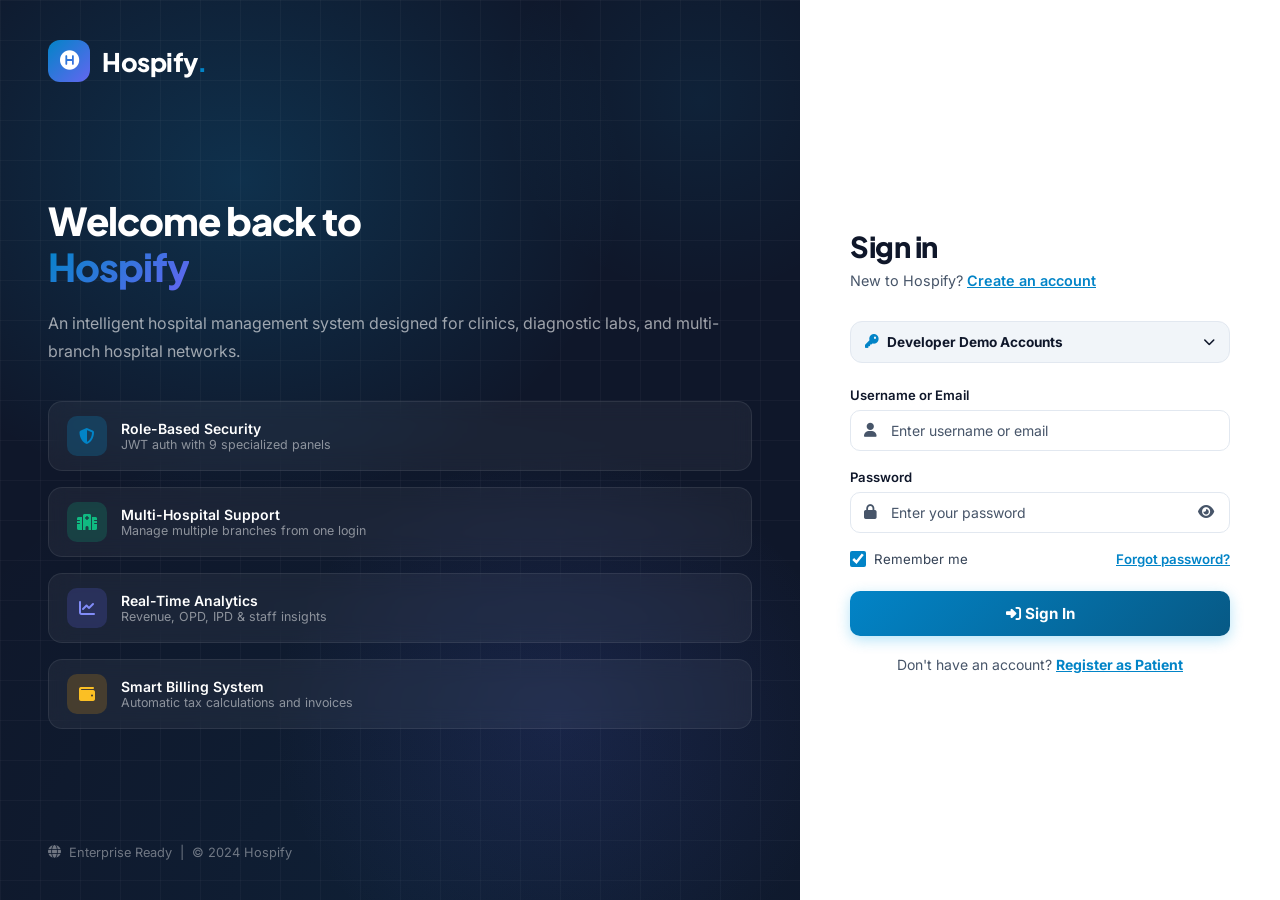
<file: Hospify2.0/frontend/login.html>
<!DOCTYPE html>
<html lang="en">
<head>
  <meta charset="UTF-8">
  <meta name="viewport" content="width=device-width, initial-scale=1.0">
  <title>Hospify</title>
  <meta name="description" content="Login to Hospify Hospital Management System">
  <link rel="stylesheet" href="css/auth.css">
  <link rel="stylesheet" href="https://cdnjs.cloudflare.com/ajax/libs/font-awesome/6.5.0/css/all.min.css">
</head>
<body>
<div class="auth-wrapper">

  <!-- LEFT PANEL -->
  <div class="auth-left">
    <div class="auth-left-bg"></div>
    <div class="auth-left-grid"></div>

    <div class="auth-brand">
      <div class="brand-icon"><i class="fas fa-hospital-symbol"></i></div>
      <div class="brand-name">Hospify<span>.</span></div>
    </div>

    <div class="auth-hero">
      <h2>Welcome back to<br><span>Hospify</span></h2>
      <p>An intelligent hospital management system designed for clinics, diagnostic labs, and multi-branch hospital networks.</p>
      <div class="auth-features">
        <div class="auth-feature">
          <div class="feat-icon blue"><i class="fas fa-shield-halved"></i></div>
          <div class="feat-info">
            <div class="feat-title">Role-Based Security</div>
            <div class="feat-desc">JWT auth with 9 specialized panels</div>
          </div>
        </div>
        <div class="auth-feature">
          <div class="feat-icon green"><i class="fas fa-hospital"></i></div>
          <div class="feat-info">
            <div class="feat-title">Multi-Hospital Support</div>
            <div class="feat-desc">Manage multiple branches from one login</div>
          </div>
        </div>
        <div class="auth-feature">
          <div class="feat-icon purple"><i class="fas fa-chart-line"></i></div>
          <div class="feat-info">
            <div class="feat-title">Real-Time Analytics</div>
            <div class="feat-desc">Revenue, OPD, IPD & staff insights</div>
          </div>
        </div>
        <div class="auth-feature">
          <div class="feat-icon orange"><i class="fas fa-wallet"></i></div>
          <div class="feat-info">
            <div class="feat-title">Smart Billing System</div>
            <div class="feat-desc">Automatic tax calculations and invoices</div>
          </div>
        </div>
      </div>
    </div>

    <div class="auth-footer-note">
      <i class="fas fa-globe"></i> Enterprise Ready &nbsp;|&nbsp; &copy; 2024 Hospify
    </div>
  </div>

  <!-- RIGHT PANEL -->
  <div class="auth-right">
    <div class="auth-form-container">

      <div class="auth-form-header">
        <h1 class="auth-form-title">Sign in</h1>
        <p class="auth-form-subtitle">New to Hospify? <a href="signup.html">Create an account</a></p>
      </div>

      <div class="auth-alert" id="authAlert">
        <i class="fas fa-circle-exclamation"></i>
        <span id="authAlertMsg"></span>
      </div>

      <!-- COLLAPSIBLE DEMO CREDENTIALS -->
      <details class="demo-details">
        <summary>
          <i class="fas fa-key summary-icon-key" aria-hidden="true"></i>
          Developer Demo Accounts
          <i class="fas fa-chevron-down summary-icon-chevron" aria-hidden="true"></i>
        </summary>
        <div class="demo-list">
          <div class="demo-row" onclick="fillCreds('superadmin', 'Admin@1234')" role="button" tabindex="0" onkeydown="if(event.key==='Enter'||event.key===' '){event.preventDefault();fillCreds('superadmin','Admin@1234')}">
            <div class="demo-role-name"><span class="role-dot" style="background:#ef4444"></span> Super Admin</div>
            <div class="demo-creds-text">superadmin / Admin@1234</div>
          </div>
          <div class="demo-row" onclick="fillCreds('admin', 'Admin@1234')" role="button" tabindex="0" onkeydown="if(event.key==='Enter'||event.key===' '){event.preventDefault();fillCreds('admin','Admin@1234')}">
            <div class="demo-role-name"><span class="role-dot" style="background:#f59e0b"></span> Hospital Admin</div>
            <div class="demo-creds-text">admin / Admin@1234</div>
          </div>
          <div class="demo-row" onclick="fillCreds('doctor', 'Doc@1234')" role="button" tabindex="0" onkeydown="if(event.key==='Enter'||event.key===' '){event.preventDefault();fillCreds('doctor','Doc@1234')}">
            <div class="demo-role-name"><span class="role-dot" style="background:#3b82f6"></span> Doctor</div>
            <div class="demo-creds-text">doctor / Doc@1234</div>
          </div>
        </div>
      </details>

      <form id="loginForm" novalidate aria-label="Sign in form">
        <div class="form-group">
          <label class="form-label" for="username">Username or Email</label>
          <div class="input-wrapper">
            <input type="text" id="username" class="form-input" placeholder="Enter username or email" required autocomplete="username" aria-required="true">
            <i class="fas fa-user input-icon" aria-hidden="true"></i>
          </div>
        </div>

        <div class="form-group">
          <label class="form-label" for="password">Password</label>
          <div class="input-wrapper">
            <input type="password" id="password" class="form-input has-right-icon" placeholder="Enter your password" required autocomplete="current-password" aria-required="true">
            <i class="fas fa-lock input-icon" aria-hidden="true"></i>
            <button type="button" class="input-right-btn" id="togglePass" onclick="togglePassword()" aria-label="Toggle password visibility">
              <i class="fas fa-eye" id="eyeIcon" aria-hidden="true"></i>
            </button>
          </div>
        </div>

        <div class="form-options">
          <label class="checkbox-wrapper">
            <input type="checkbox" id="rememberMe" checked>
            <span>Remember me</span>
          </label>
          <a href="#" class="forgot-link" onclick="alert('Contact your system administrator to reset your password.');return false;">Forgot password?</a>
        </div>

        <button type="submit" class="btn-submit" id="submitBtn" aria-live="polite">
          <span id="submitText"><i class="fas fa-sign-in-alt" aria-hidden="true"></i> Sign In</span>
          <span id="submitLoader" style="display:none"><i class="fas fa-spinner fa-spin" aria-hidden="true"></i> Signing in...</span>
        </button>
      </form>

      <div class="auth-switch-link">
        <p>Don't have an account? <a href="signup.html">Register as Patient</a></p>
      </div>

    </div>
  </div>
</div>

<script src="js/config.js"></script>
<script>
  const API = (typeof HOSPIFY_CONFIG !== 'undefined') ? HOSPIFY_CONFIG.API_BASE_URL : 'http://localhost:5000/api';



  function fillCreds(username, password) {
    document.getElementById('username').value = username;
    document.getElementById('password').value = password;
    document.getElementById('username').focus();
    document.getElementById('authAlert').className = 'auth-alert';
  }

  function togglePassword() {
    const pass = document.getElementById('password');
    const icon = document.getElementById('eyeIcon');
    if (pass.type === 'password') {
      pass.type = 'text';
      icon.className = 'fas fa-eye-slash';
    } else {
      pass.type = 'password';
      icon.className = 'fas fa-eye';
    }
  }

  function showAlert(msg, type = 'error') {
    const alert = document.getElementById('authAlert');
    const msgEl = document.getElementById('authAlertMsg');
    const icon = alert.querySelector('i');
    alert.className = `auth-alert show ${type}`;
    icon.className = type === 'error' ? 'fas fa-circle-exclamation' : 'fas fa-circle-check';
    msgEl.textContent = msg;
  }

  function hideAlert() { document.getElementById('authAlert').className = 'auth-alert'; }

  function setLoading(loading) {
    document.getElementById('submitBtn').disabled = loading;
    document.getElementById('submitText').style.display = loading ? 'none' : 'flex';
    document.getElementById('submitLoader').style.display = loading ? 'flex' : 'none';
  }

  const ROLE_ROUTES = {
    super_admin: 'dashboards/super-admin/index.html',
    hospital_admin: 'dashboards/hospital-admin/index.html',
    doctor: 'dashboards/doctor/index.html',
    nurse: 'dashboards/nurse/index.html',
    receptionist: 'dashboards/reception/index.html',
    pharmacist: 'dashboards/pharmacy/index.html',
    lab_technician: 'dashboards/lab/index.html',
    accountant: 'dashboards/accounts/index.html',
    patient: 'dashboards/patient/index.html',
  };

  document.getElementById('loginForm').addEventListener('submit', async (e) => {
    e.preventDefault();
    hideAlert();

    const username = document.getElementById('username').value.trim();
    const password = document.getElementById('password').value.trim();
    const remember = document.getElementById('rememberMe').checked;

    if (!username || !password) {
      showAlert('Please enter username and password.');
      return;
    }

    setLoading(true);

    try {
      const res = await fetch(`${API}/auth/login`, {
        method: 'POST',
        headers: { 'Content-Type': 'application/json' },
        body: JSON.stringify({ username, password })
      });

      const data = await res.json();

      if (data.success) {
        const storage = remember ? localStorage : sessionStorage;
        storage.setItem('access_token', data.access_token);
        storage.setItem('refresh_token', data.refresh_token);
        storage.setItem('user', JSON.stringify(data.user));

        showAlert('Login successful! Redirecting...', 'success');

        setTimeout(() => {
          const role = data.user.role;
          const route = ROLE_ROUTES[role] || 'dashboards/patient/index.html';
          window.location.href = route;
        }, 800);
      } else {
        showAlert(data.message || 'Invalid credentials. Please try again.');
        setLoading(false);
      }
    } catch (err) {
      showAlert('Cannot connect to server. Please ensure backend is running.');
      setLoading(false);
    }
  });

  // Check if already logged in
  const token = localStorage.getItem('access_token') || sessionStorage.getItem('access_token');
  if (token) {
    const user = JSON.parse(localStorage.getItem('user') || sessionStorage.getItem('user') || '{}');
    if (user.role && ROLE_ROUTES[user.role]) {
      window.location.href = ROLE_ROUTES[user.role];
    }
  }
</script>
</body>
</html>
</file>
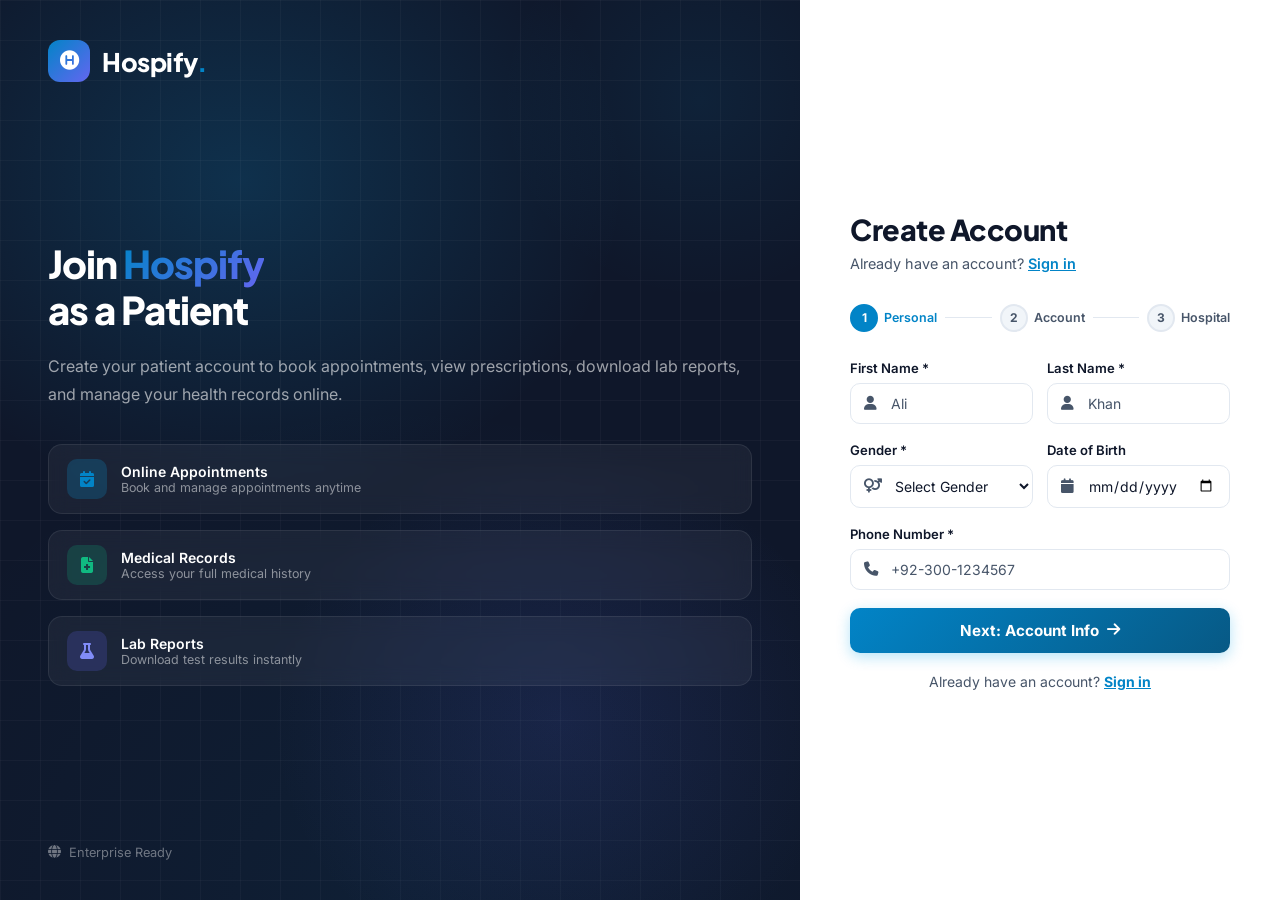
<file: Hospify2.0/frontend/signup.html>
<!DOCTYPE html>
<html lang="en">
<head>
  <meta charset="UTF-8">
  <meta name="viewport" content="width=device-width, initial-scale=1.0">
  <title>Hospify</title>
  <link rel="stylesheet" href="css/auth.css">
  <link rel="stylesheet" href="https://cdnjs.cloudflare.com/ajax/libs/font-awesome/6.5.0/css/all.min.css">
</head>
<body>
<div class="auth-wrapper">

  <!-- LEFT -->
  <div class="auth-left">
    <div class="auth-left-bg"></div>
    <div class="auth-left-grid"></div>
    <div class="auth-brand">
      <div class="brand-icon"><i class="fas fa-hospital-symbol"></i></div>
      <div class="brand-name">Hospify<span>.</span></div>
    </div>
    <div class="auth-hero">
      <h2>Join <span>Hospify</span><br>as a Patient</h2>
      <p>Create your patient account to book appointments, view prescriptions, download lab reports, and manage your health records online.</p>
      <div class="auth-features">
        <div class="auth-feature">
          <div class="feat-icon blue"><i class="fas fa-calendar-check"></i></div>
          <div class="feat-info">
            <div class="feat-title">Online Appointments</div>
            <div class="feat-desc">Book and manage appointments anytime</div>
          </div>
        </div>
        <div class="auth-feature">
          <div class="feat-icon green"><i class="fas fa-file-medical"></i></div>
          <div class="feat-info">
            <div class="feat-title">Medical Records</div>
            <div class="feat-desc">Access your full medical history</div>
          </div>
        </div>
        <div class="auth-feature">
          <div class="feat-icon purple"><i class="fas fa-flask"></i></div>
          <div class="feat-info">
            <div class="feat-title">Lab Reports</div>
            <div class="feat-desc">Download test results instantly</div>
          </div>
        </div>
      </div>
    </div>
    <div class="auth-footer-note">
      <i class="fas fa-globe"></i> Enterprise Ready
    </div>
  </div>

  <!-- RIGHT -->
  <div class="auth-right">
    <div class="auth-form-container">
      <div class="auth-form-header">
        <h1 class="auth-form-title">Create Account</h1>
        <p class="auth-form-subtitle">Already have an account? <a href="login.html">Sign in</a></p>
      </div>

      <!-- STEP INDICATOR -->
      <div class="step-indicator" role="progressbar" aria-valuemin="1" aria-valuemax="3" aria-valuenow="1" aria-label="Sign up progress">
        <div class="step active" id="step1Ind">
          <div class="step-num" aria-hidden="true">1</div>
          <div class="step-label">Personal</div>
        </div>
        <div class="step-divider"></div>
        <div class="step" id="step2Ind">
          <div class="step-num" aria-hidden="true">2</div>
          <div class="step-label">Account</div>
        </div>
        <div class="step-divider"></div>
        <div class="step" id="step3Ind">
          <div class="step-num" aria-hidden="true">3</div>
          <div class="step-label">Hospital</div>
        </div>
      </div>

      <div class="auth-alert" id="authAlert" role="alert" aria-live="polite">
        <i class="fas fa-circle-exclamation" aria-hidden="true"></i>
        <span id="authAlertMsg"></span>
      </div>

      <form id="signupForm" novalidate aria-label="Sign up form">
        <!-- STEP 1: Personal Info -->
        <div id="step1">
          <div class="form-row">
            <div class="form-group">
              <label class="form-label" for="firstName">First Name *</label>
              <div class="input-wrapper">
                <input type="text" id="firstName" class="form-input" placeholder="Ali" required aria-required="true">
                <i class="fas fa-user input-icon" aria-hidden="true"></i>
              </div>
            </div>
            <div class="form-group">
              <label class="form-label" for="lastName">Last Name *</label>
              <div class="input-wrapper">
                <input type="text" id="lastName" class="form-input" placeholder="Khan" required aria-required="true">
                <i class="fas fa-user input-icon" aria-hidden="true"></i>
              </div>
            </div>
          </div>
          <div class="form-row">
            <div class="form-group">
              <label class="form-label" for="gender">Gender *</label>
              <div class="input-wrapper">
                <select id="gender" class="form-input" required aria-required="true">
                  <option value="">Select Gender</option>
                  <option value="male">Male</option>
                  <option value="female">Female</option>
                  <option value="other">Other</option>
                </select>
                <i class="fas fa-venus-mars input-icon" aria-hidden="true"></i>
              </div>
            </div>
            <div class="form-group">
              <label class="form-label" for="dob">Date of Birth</label>
              <div class="input-wrapper">
                <input type="date" id="dob" class="form-input">
                <i class="fas fa-calendar input-icon" aria-hidden="true"></i>
              </div>
            </div>
          </div>
          <div class="form-group">
            <label class="form-label" for="phone">Phone Number *</label>
            <div class="input-wrapper">
              <input type="tel" id="phone" class="form-input" placeholder="+92-300-1234567" required aria-required="true">
              <i class="fas fa-phone input-icon" aria-hidden="true"></i>
            </div>
          </div>
          <button type="button" class="btn-submit" onclick="nextStep(1)">
            Next: Account Info <i class="fas fa-arrow-right" aria-hidden="true"></i>
          </button>
        </div>

        <!-- STEP 2: Account Info -->
        <div id="step2" style="display:none">
          <div class="form-group">
            <label class="form-label" for="username">Username *</label>
            <div class="input-wrapper">
              <input type="text" id="username" class="form-input" placeholder="ali_khan" required aria-required="true">
              <i class="fas fa-at input-icon" aria-hidden="true"></i>
            </div>
          </div>
          <div class="form-group">
            <label class="form-label" for="email">Email Address *</label>
            <div class="input-wrapper">
              <input type="email" id="email" class="form-input" placeholder="ali@example.com" required aria-required="true">
              <i class="fas fa-envelope input-icon" aria-hidden="true"></i>
            </div>
          </div>
          <div class="form-group">
            <label class="form-label" for="password">Password *</label>
            <div class="input-wrapper">
              <input type="password" id="password" class="form-input has-right-icon" placeholder="Min 8 characters" required aria-required="true">
              <i class="fas fa-lock input-icon" aria-hidden="true"></i>
              <button type="button" class="input-right-btn" onclick="togglePass('password','eye1')" aria-label="Toggle password visibility">
                <i class="fas fa-eye" id="eye1" aria-hidden="true"></i>
              </button>
            </div>
          </div>
          <div class="form-group">
            <label class="form-label" for="confirmPass">Confirm Password *</label>
            <div class="input-wrapper">
              <input type="password" id="confirmPass" class="form-input has-right-icon" placeholder="Repeat password" required aria-required="true">
              <i class="fas fa-lock input-icon" aria-hidden="true"></i>
              <button type="button" class="input-right-btn" onclick="togglePass('confirmPass','eye2')" aria-label="Toggle confirm password visibility">
                <i class="fas fa-eye" id="eye2" aria-hidden="true"></i>
              </button>
            </div>
          </div>
          <div class="step-actions">
            <button type="button" class="btn-submit btn-back" onclick="prevStep(2)">
              <i class="fas fa-arrow-left" aria-hidden="true"></i>
            </button>
            <button type="button" class="btn-submit btn-flex" onclick="nextStep(2)">
              Next: Hospital <i class="fas fa-arrow-right" aria-hidden="true"></i>
            </button>
          </div>
        </div>

        <!-- STEP 3: Hospital -->
        <div id="step3" style="display:none">
          <div class="form-group">
            <label class="form-label" for="hospitalId">Select Hospital</label>
            <div class="input-wrapper">
              <select id="hospitalId" class="form-input">
                <option value="">-- Select Hospital (Optional) --</option>
              </select>
              <i class="fas fa-hospital input-icon" aria-hidden="true"></i>
            </div>
          </div>
          <div class="form-group">
            <label class="form-label" for="city">City</label>
            <div class="input-wrapper">
              <select id="city" class="form-input">
                <option value="">Select City</option>
                <option>Karachi</option><option>Lahore</option><option>Islamabad</option>
                <option>Rawalpindi</option><option>Faisalabad</option><option>Multan</option>
                <option>Peshawar</option><option>Quetta</option><option>Sialkot</option>
              </select>
              <i class="fas fa-map-marker-alt input-icon" aria-hidden="true"></i>
            </div>
          </div>
          <div class="form-group">
            <label class="checkbox-wrapper terms-wrapper">
              <input type="checkbox" id="agreeTerms" required>
              <span>I agree to the <a href="#">Terms of Service</a> and <a href="#">Privacy Policy</a></span>
            </label>
          </div>
          <div class="step-actions">
            <button type="button" class="btn-submit btn-back" onclick="prevStep(3)">
              <i class="fas fa-arrow-left" aria-hidden="true"></i>
            </button>
            <button type="submit" class="btn-submit btn-flex" id="submitBtn" aria-live="polite">
              <span id="submitText"><i class="fas fa-user-plus" aria-hidden="true"></i> Create Account</span>
              <span id="submitLoader" style="display:none"><i class="fas fa-spinner fa-spin" aria-hidden="true"></i> Creating...</span>
            </button>
          </div>
        </div>
      </form>

      <div class="auth-switch-link" style="margin-top:20px">
        <p>Already have an account? <a href="login.html">Sign in</a></p>
      </div>
    </div>
  </div>
</div>

<script src="js/config.js"></script>
<script>
  const API = (typeof HOSPIFY_CONFIG !== 'undefined') ? HOSPIFY_CONFIG.API_BASE_URL : 'http://localhost:5000/api';
  let currentStep = 1;

  function updateStepUI(step) {
    for (let i = 1; i <= 3; i++) {
      document.getElementById(`step${i}`).style.display = i === step ? 'block' : 'none';
      const ind = document.getElementById(`step${i}Ind`);
      ind.className = 'step' + (i < step ? ' done' : i === step ? ' active' : '');
      const num = ind.querySelector('.step-num');
      if (i < step) num.innerHTML = '<i class="fas fa-check" style="font-size:.7rem" aria-hidden="true"></i>';
      else num.textContent = i;
    }
    const indicator = document.querySelector('.step-indicator');
    if (indicator) indicator.setAttribute('aria-valuenow', step);
    currentStep = step;
  }

  function nextStep(from) {
    hideAlert();
    if (from === 1) {
      if (!document.getElementById('firstName').value.trim() ||
          !document.getElementById('lastName').value.trim() ||
          !document.getElementById('gender').value ||
          !document.getElementById('phone').value.trim()) {
        showAlert('Please fill all required fields.'); return;
      }
    }
    if (from === 2) {
      const pass = document.getElementById('password').value;
      const conf = document.getElementById('confirmPass').value;
      if (!document.getElementById('username').value.trim() ||
          !document.getElementById('email').value.trim() || !pass) {
        showAlert('Please fill all required fields.'); return;
      }
      if (pass.length < 8) { showAlert('Password must be at least 8 characters.'); return; }
      if (pass !== conf) { showAlert('Passwords do not match.'); return; }
    }
    updateStepUI(from + 1);
  }

  function prevStep(from) { hideAlert(); updateStepUI(from - 1); }

  function togglePass(id, iconId) {
    const el = document.getElementById(id);
    const icon = document.getElementById(iconId);
    if (el.type === 'password') { el.type = 'text'; icon.className = 'fas fa-eye-slash'; }
    else { el.type = 'password'; icon.className = 'fas fa-eye'; }
  }

  function showAlert(msg, type = 'error') {
    const alert = document.getElementById('authAlert');
    const icon = alert.querySelector('i');
    alert.className = `auth-alert show ${type}`;
    icon.className = type === 'error' ? 'fas fa-circle-exclamation' : 'fas fa-circle-check';
    document.getElementById('authAlertMsg').textContent = msg;
  }
  function hideAlert() { document.getElementById('authAlert').className = 'auth-alert'; }

  // Load hospitals
  async function loadHospitals() {
    try {
      const res = await fetch(`${API}/admin/hospitals`);
      const data = await res.json();
      const sel = document.getElementById('hospitalId');
      if (data.hospitals) {
        data.hospitals.forEach(h => {
          const opt = document.createElement('option');
          opt.value = h.id;
          opt.textContent = `${h.name} — ${h.city || ''}`;
          sel.appendChild(opt);
        });
      }
    } catch {
      console.error('Failed to load hospitals');
    }
  }

  loadHospitals();

  document.getElementById('signupForm').addEventListener('submit', async (e) => {
    e.preventDefault();
    if (!document.getElementById('agreeTerms').checked) {
      showAlert('Please agree to the Terms of Service.'); return;
    }
    document.getElementById('submitBtn').disabled = true;
    document.getElementById('submitText').style.display = 'none';
    document.getElementById('submitLoader').style.display = 'flex';

    const payload = {
      username: document.getElementById('username').value.trim(),
      email: document.getElementById('email').value.trim(),
      password: document.getElementById('password').value,
      first_name: document.getElementById('firstName').value.trim(),
      last_name: document.getElementById('lastName').value.trim(),
      gender: document.getElementById('gender').value,
      phone: document.getElementById('phone').value.trim(),
      date_of_birth: document.getElementById('dob').value || null,
      hospital_id: document.getElementById('hospitalId').value || null,
      role: 'patient'
    };

    try {
      const res = await fetch(`${API}/auth/register`, { method:'POST', headers:{'Content-Type':'application/json'}, body: JSON.stringify(payload) });
      const data = await res.json();
      if (data.success) {
        showAlert('Account created successfully! Redirecting to login...', 'success');
        setTimeout(() => window.location.href = 'login.html', 1500);
      } else {
        showAlert(data.message || 'Registration failed.');
        document.getElementById('submitBtn').disabled = false;
        document.getElementById('submitText').style.display = 'flex';
        document.getElementById('submitLoader').style.display = 'none';
      }
    } catch {
      showAlert('Failed to connect to server.');
      document.getElementById('submitBtn').disabled = false;
      document.getElementById('submitText').style.display = 'flex';
      document.getElementById('submitLoader').style.display = 'none';
    }
  });
</script>
</body>
</html>
</file>
<file: Hospify2.0/frontend/css/landing.css>
/* ── LANDING PAGE STYLES ── */
@import url('https://fonts.googleapis.com/css2?family=Inter:wght@300;400;500;600;700;800;900&family=Plus+Jakarta+Sans:wght@700;800;900&display=swap');

:root {
  --primary: #0284c7;
  --primary-dark: #075985;
  --secondary: #6366f1;
  --accent: #10b981;
  --dark: #0f172a;
  --dark-2: #1e293b;
  --text-light: #94a3b8;
  --white: #ffffff;
  --focus-ring: 0 0 0 3px rgba(2,132,199,.5);
}

*, *::before, *::after { box-sizing: border-box; margin: 0; padding: 0; }
html { scroll-behavior: smooth; }
body { font-family: 'Inter', sans-serif; background: var(--dark); color: var(--white); overflow-x: hidden; }
a { text-decoration: none; color: inherit; }
img { max-width: 100%; }

*:focus-visible {
  outline: none;
  box-shadow: var(--focus-ring);
  border-radius: 6px;
}

/* ── NAVBAR ── */
.navbar {
  position: fixed;
  top: 0; left: 0; right: 0;
  z-index: 1000;
  padding: 16px 0;
  transition: all .3s;
}

.navbar.scrolled {
  background: rgba(15,23,42,.95);
  backdrop-filter: blur(20px);
  padding: 12px 0;
  border-bottom: 1px solid rgba(255,255,255,.08);
}

.nav-container {
  max-width: 1200px;
  margin: 0 auto;
  padding: 0 24px;
  display: flex;
  align-items: center;
  gap: 40px;
}

.nav-brand {
  display: flex;
  align-items: center;
  gap: 10px;
  font-family: 'Plus Jakarta Sans', sans-serif;
  font-weight: 800;
  font-size: 1.5rem;
  letter-spacing: -.5px;
}

.nav-brand .brand-icon {
  width: 38px; height: 38px;
  background: linear-gradient(135deg, var(--primary), var(--secondary));
  border-radius: 10px;
  display: flex; align-items: center; justify-content: center;
  font-size: 1.1rem;
}

.nav-brand span { color: var(--primary); }

.nav-links {
  display: flex;
  align-items: center;
  gap: 32px;
  list-style: none;
  flex: 1;
}

.nav-links a {
  font-size: .9rem;
  font-weight: 500;
  color: rgba(255,255,255,.7);
  transition: color .2s;
}
.nav-links a:hover { color: #fff; }

.nav-actions {
  display: flex;
  align-items: center;
  gap: 10px;
  margin-left: auto;
}

.btn-nav-outline {
  padding: 8px 20px;
  border: 1.5px solid rgba(255,255,255,.2);
  border-radius: 10px;
  font-size: .875rem;
  font-weight: 600;
  color: #fff;
  transition: all .2s;
  font-family: 'Inter', sans-serif;
}

.btn-nav-outline:hover { border-color: var(--primary); color: var(--primary); background: rgba(14,165,233,.08); }

.btn-nav-primary {
  padding: 8px 22px;
  background: linear-gradient(135deg, var(--primary), var(--primary-dark));
  border-radius: 10px;
  font-size: .875rem;
  font-weight: 600;
  color: #fff;
  transition: all .2s;
  font-family: 'Inter', sans-serif;
  border: none;
  cursor: pointer;
  box-shadow: 0 4px 14px rgba(14,165,233,.35);
}

.btn-nav-primary:hover { transform: translateY(-1px); box-shadow: 0 6px 20px rgba(14,165,233,.4); }

.nav-toggle {
  display: none;
  flex-direction: column;
  gap: 5px;
  cursor: pointer;
  margin-left: auto;
  padding: 8px;
}
.nav-toggle span { width: 24px; height: 2px; background: #fff; border-radius: 2px; transition: .3s; }

/* ── HERO ── */
.hero {
  min-height: 100vh;
  display: flex;
  align-items: center;
  position: relative;
  overflow: hidden;
  padding: 120px 0 80px;
}

.hero-bg {
  position: absolute;
  inset: 0;
  background: radial-gradient(ellipse 80% 60% at 50% 0%, rgba(14,165,233,.18) 0%, transparent 60%),
              radial-gradient(ellipse 60% 50% at 80% 50%, rgba(99,102,241,.12) 0%, transparent 60%),
              var(--dark);
}

.hero-grid {
  position: absolute;
  inset: 0;
  background-image:
    linear-gradient(rgba(255,255,255,.03) 1px, transparent 1px),
    linear-gradient(90deg, rgba(255,255,255,.03) 1px, transparent 1px);
  background-size: 50px 50px;
}

.floating-shapes { position: absolute; inset: 0; overflow: hidden; pointer-events: none; }
.shape {
  position: absolute;
  border-radius: 50%;
  filter: blur(60px);
  animation: float 8s ease-in-out infinite;
}
.shape-1 { width: 400px; height: 400px; background: rgba(14,165,233,.08); top: -100px; right: -100px; animation-delay: 0s; }
.shape-2 { width: 300px; height: 300px; background: rgba(99,102,241,.08); bottom: -50px; left: -50px; animation-delay: 3s; }
.shape-3 { width: 200px; height: 200px; background: rgba(16,185,129,.06); top: 40%; left: 20%; animation-delay: 5s; }

@keyframes float {
  0%, 100% { transform: translateY(0) scale(1); }
  50% { transform: translateY(-30px) scale(1.05); }
}

.container { max-width: 1200px; margin: 0 auto; padding: 0 24px; position: relative; z-index: 1; }

.hero-content { text-align: center; max-width: 900px; margin: 0 auto; }

.hero-tag {
  display: inline-flex;
  align-items: center;
  gap: 8px;
  padding: 7px 16px;
  background: rgba(14,165,233,.12);
  border: 1px solid rgba(14,165,233,.25);
  border-radius: 40px;
  font-size: .8rem;
  font-weight: 600;
  color: var(--primary);
  margin-bottom: 28px;
  letter-spacing: .3px;
}

.hero-tag i { color: var(--primary); }

.hero-title {
  font-family: 'Plus Jakarta Sans', sans-serif;
  font-size: clamp(2.5rem, 6vw, 4.5rem);
  font-weight: 900;
  line-height: 1.1;
  margin-bottom: 24px;
  letter-spacing: -2px;
}

.hero-title .gradient-text {
  background: linear-gradient(135deg, var(--primary), var(--secondary), #a855f7);
  -webkit-background-clip: text;
  -webkit-text-fill-color: transparent;
  background-clip: text;
}

.hero-subtitle {
  font-size: 1.15rem;
  color: var(--text-light);
  line-height: 1.7;
  max-width: 680px;
  margin: 0 auto 40px;
}

.hero-cta {
  display: flex;
  align-items: center;
  justify-content: center;
  gap: 16px;
  flex-wrap: wrap;
  margin-bottom: 60px;
}

.btn-hero-primary {
  display: inline-flex;
  align-items: center;
  gap: 10px;
  padding: 14px 32px;
  background: linear-gradient(135deg, var(--primary), var(--primary-dark));
  border-radius: 14px;
  font-size: 1rem;
  font-weight: 700;
  color: #fff;
  box-shadow: 0 8px 24px rgba(14,165,233,.35);
  transition: all .25s;
  border: none;
  cursor: pointer;
  font-family: 'Inter', sans-serif;
}

.btn-hero-primary:hover { transform: translateY(-2px); box-shadow: 0 12px 32px rgba(14,165,233,.45); }

.btn-hero-outline {
  display: inline-flex;
  align-items: center;
  gap: 10px;
  padding: 14px 32px;
  border: 1.5px solid rgba(255,255,255,.15);
  border-radius: 14px;
  font-size: 1rem;
  font-weight: 600;
  color: #fff;
  transition: all .25s;
  background: rgba(255,255,255,.04);
  backdrop-filter: blur(10px);
}
.btn-hero-outline:hover { border-color: rgba(255,255,255,.4); background: rgba(255,255,255,.08); }

.hero-stats {
  display: flex;
  align-items: center;
  justify-content: center;
  gap: 48px;
  flex-wrap: wrap;
}

.hero-stat { text-align: center; }
.hero-stat-value { font-size: 2rem; font-weight: 800; color: #fff; }
.hero-stat-value span { color: var(--primary); }
.hero-stat-label { font-size: .8rem; color: var(--text-light); font-weight: 500; }

.hero-divider { width: 1px; height: 40px; background: rgba(255,255,255,.1); }

/* ── FEATURES ── */
.section { padding: 100px 0; }
.section-alt { background: rgba(255,255,255,.02); }

.section-header { text-align: center; margin-bottom: 60px; }

.contact-grid {
  display: grid;
  grid-template-columns: 1fr 1fr;
  gap: 40px;
  max-width: 800px;
  margin: 0 auto;
}

.contact-card {
  text-align: center;
  padding: 40px 24px;
}

.contact-card .feature-icon { margin: 0 auto 20px; }

@media (max-width: 768px) {
  .contact-grid { grid-template-columns: 1fr; gap: 20px; }
  .contact-card { padding: 28px 18px; }
}

.section-tag {
  display: inline-flex;
  align-items: center;
  gap: 8px;
  padding: 6px 14px;
  background: rgba(14,165,233,.1);
  border-radius: 40px;
  font-size: .78rem;
  font-weight: 700;
  color: var(--primary);
  margin-bottom: 16px;
  text-transform: uppercase;
  letter-spacing: 1px;
}

.section-title {
  font-family: 'Plus Jakarta Sans', sans-serif;
  font-size: clamp(1.8rem, 4vw, 2.8rem);
  font-weight: 800;
  letter-spacing: -1px;
  margin-bottom: 16px;
}

.section-subtitle {
  font-size: 1.05rem;
  color: var(--text-light);
  max-width: 600px;
  margin: 0 auto;
  line-height: 1.7;
}

.features-grid {
  display: grid;
  grid-template-columns: repeat(auto-fit, minmax(320px, 1fr));
  gap: 24px;
}

.feature-card {
  background: rgba(255,255,255,.04);
  border: 1px solid rgba(255,255,255,.07);
  border-radius: 20px;
  padding: 32px;
  transition: all .3s;
  position: relative;
  overflow: hidden;
}

.feature-card::before {
  content: '';
  position: absolute;
  top: 0; left: 0; right: 0;
  height: 2px;
  background: linear-gradient(90deg, transparent, var(--primary), transparent);
  opacity: 0;
  transition: opacity .3s;
}

.feature-card:hover { border-color: rgba(14,165,233,.25); transform: translateY(-6px); background: rgba(255,255,255,.06); }
.feature-card:hover::before { opacity: 1; }

.feature-icon {
  width: 56px; height: 56px;
  border-radius: 16px;
  display: flex; align-items: center; justify-content: center;
  font-size: 1.4rem;
  margin-bottom: 20px;
}

.feature-icon.blue { background: rgba(14,165,233,.15); color: var(--primary); }
.feature-icon.purple { background: rgba(99,102,241,.15); color: #818cf8; }
.feature-icon.green { background: rgba(16,185,129,.15); color: #34d399; }
.feature-icon.orange { background: rgba(245,158,11,.15); color: #fbbf24; }
.feature-icon.red { background: rgba(239,68,68,.15); color: #f87171; }
.feature-icon.teal { background: rgba(20,184,166,.15); color: #2dd4bf; }

.feature-title { font-size: 1.1rem; font-weight: 700; margin-bottom: 10px; }
.feature-desc { font-size: .9rem; color: var(--text-light); line-height: 1.7; }

/* ── ROLES ── */
.roles-grid {
  display: grid;
  grid-template-columns: repeat(auto-fit, minmax(200px, 1fr));
  gap: 20px;
}

.role-card {
  background: rgba(255,255,255,.04);
  border: 1px solid rgba(255,255,255,.07);
  border-radius: 16px;
  padding: 28px 20px;
  text-align: center;
  transition: all .3s;
  cursor: pointer;
}

.role-card:hover { border-color: rgba(14,165,233,.3); background: rgba(14,165,233,.07); transform: translateY(-4px); }

.role-icon {
  width: 60px; height: 60px;
  border-radius: 20px;
  display: flex; align-items: center; justify-content: center;
  font-size: 1.6rem;
  margin: 0 auto 16px;
  background: linear-gradient(135deg, rgba(14,165,233,.15), rgba(99,102,241,.1));
}

.role-name { font-size: 1rem; font-weight: 700; margin-bottom: 6px; }
.role-desc { font-size: .8rem; color: var(--text-light); }

/* ── TECH STACK ── */
.tech-grid {
  display: flex;
  flex-wrap: wrap;
  gap: 16px;
  justify-content: center;
}

.tech-chip {
  display: flex;
  align-items: center;
  gap: 8px;
  padding: 10px 20px;
  background: rgba(255,255,255,.05);
  border: 1px solid rgba(255,255,255,.1);
  border-radius: 40px;
  font-size: .875rem;
  font-weight: 600;
  transition: all .2s;
}

.tech-chip:hover { border-color: var(--primary); color: var(--primary); background: rgba(14,165,233,.08); }
.tech-chip i { font-size: 1rem; }

/* ── CONTACT / FOOTER ── */
.footer {
  background: rgba(0,0,0,.4);
  border-top: 1px solid rgba(255,255,255,.06);
  padding: 60px 0 30px;
}

.footer-grid {
  display: grid;
  grid-template-columns: 2fr 1fr 1fr 1fr;
  gap: 48px;
  margin-bottom: 48px;
}

.footer-brand { font-family: 'Plus Jakarta Sans', sans-serif; font-size: 1.4rem; font-weight: 800; margin-bottom: 16px; }
.footer-brand span { color: var(--primary); }
.footer-desc { color: var(--text-light); font-size: .9rem; line-height: 1.7; margin-bottom: 20px; }

.footer-social { display: flex; gap: 10px; }
.social-btn {
  width: 36px; height: 36px;
  border-radius: 10px;
  background: rgba(255,255,255,.07);
  border: 1px solid rgba(255,255,255,.1);
  display: flex; align-items: center; justify-content: center;
  font-size: .9rem;
  color: var(--text-light);
  transition: all .2s;
}
.social-btn:hover { background: var(--primary); border-color: var(--primary); color: #fff; }

.footer-heading { font-size: .8rem; font-weight: 700; text-transform: uppercase; letter-spacing: 1px; color: var(--text-light); margin-bottom: 18px; }

.footer-links { list-style: none; display: flex; flex-direction: column; gap: 10px; }
.footer-links li a { font-size: .875rem; color: var(--text-light); transition: color .2s; }
.footer-links li a:hover { color: var(--primary); }

.footer-bottom {
  border-top: 1px solid rgba(255,255,255,.06);
  padding-top: 28px;
  display: flex;
  align-items: center;
  justify-content: space-between;
}

.footer-bottom p { font-size: .85rem; color: var(--text-light); }
.footer-flag { display: flex; align-items: center; gap: 6px; font-size: .85rem; color: var(--text-light); }

/* ── SCROLLBAR ── */
::-webkit-scrollbar { width: 6px; }
::-webkit-scrollbar-track { background: transparent; }
::-webkit-scrollbar-thumb { background: rgba(255,255,255,.15); border-radius: 10px; }

/* ── RESPONSIVE ── */
@media (max-width: 1024px) { .footer-grid { grid-template-columns: 1fr 1fr; gap: 32px; } }

@media (max-width: 768px) {
  .nav-links { display: none; }
  .nav-toggle { display: flex; }
  .nav-links.open {
    display: flex; flex-direction: column;
    position: fixed;
    top: 70px; left: 0; right: 0;
    background: rgba(15,23,42,.98);
    padding: 20px 24px;
    gap: 4px;
    border-bottom: 1px solid rgba(255,255,255,.08);
  }
  .nav-links.open a { padding: 10px 0; border-bottom: 1px solid rgba(255,255,255,.05); }
  .hero-divider { display: none; }
  .footer-grid { grid-template-columns: 1fr; gap: 32px; }
  .footer-bottom { flex-direction: column; gap: 10px; text-align: center; }
  .hero-stat-value { font-size: 1.5rem; }
}

/* ═══════════════════════════════════════════
   MODERN UI ENHANCEMENTS
   ═══════════════════════════════════════════ */

/* ── SMOOTH REVEAL ANIMATIONS ── */
.reveal {
  opacity: 0;
  transform: translateY(30px);
  transition: opacity .6s ease, transform .6s cubic-bezier(.4,0,.2,1);
}

.reveal.visible {
  opacity: 1;
  transform: translateY(0);
}

/* ── HERO ENHANCEMENT ── */
.hero-title {
  animation: hero-fade-in 1s ease-out;
}

@keyframes hero-fade-in {
  from { opacity: 0; transform: translateY(30px); }
  to { opacity: 1; transform: translateY(0); }
}

.hero-subtitle {
  animation: hero-fade-in 1s ease-out .2s both;
}

.hero-cta {
  animation: hero-fade-in 1s ease-out .4s both;
}

.hero-stats {
  animation: hero-fade-in 1s ease-out .6s both;
}

/* ── ENHANCED FLOATING SHAPES ── */
.shape-1 {
  animation: float-1 12s ease-in-out infinite;
}

.shape-2 {
  animation: float-2 10s ease-in-out infinite;
}

.shape-3 {
  animation: float-3 14s ease-in-out infinite;
}

@keyframes float-1 {
  0%, 100% { transform: translate(0, 0) scale(1); }
  25% { transform: translate(30px, -40px) scale(1.1); }
  50% { transform: translate(-20px, -20px) scale(.95); }
  75% { transform: translate(40px, 10px) scale(1.05); }
}

@keyframes float-2 {
  0%, 100% { transform: translate(0, 0) scale(1); }
  33% { transform: translate(-30px, 20px) scale(1.08); }
  66% { transform: translate(20px, -30px) scale(.95); }
}

@keyframes float-3 {
  0%, 100% { transform: translate(0, 0) rotate(0deg); }
  50% { transform: translate(10px, -15px) rotate(5deg); }
}

/* ── ENHANCED FEATURE CARDS ── */
.feature-card {
  position: relative;
  isolation: isolate;
}

.feature-card::after {
  content: '';
  position: absolute;
  inset: 0;
  background: linear-gradient(135deg, transparent 40%, rgba(255,255,255,.03) 50%, transparent 60%);
  transform: translateX(-100%);
  transition: transform .6s;
  pointer-events: none;
}

.feature-card:hover::after {
  transform: translateX(100%);
}

.feature-card:hover {
  border-color: rgba(14,165,233,.25);
  transform: translateY(-6px) scale(1.01);
  background: rgba(255,255,255,.06);
  box-shadow: 0 20px 40px rgba(0,0,0,.2);
}

/* ── ENHANCED ROLE CARDS ── */
.role-card {
  position: relative;
  overflow: hidden;
  isolation: isolate;
}

.role-card::before {
  content: '';
  position: absolute;
  top: 0; left: 0; right: 0;
  height: 2px;
  background: linear-gradient(90deg, transparent, var(--primary), transparent);
  opacity: 0;
  transition: opacity .3s;
}

.role-card:hover::before {
  opacity: 1;
}

.role-card:hover {
  border-color: rgba(14,165,233,.3);
  background: rgba(14,165,233,.07);
  transform: translateY(-4px) scale(1.02);
  box-shadow: 0 16px 32px rgba(0,0,0,.15);
}

.role-icon {
  transition: transform .3s, box-shadow .3s;
}

.role-card:hover .role-icon {
  transform: scale(1.1);
  box-shadow: 0 8px 24px rgba(14,165,233,.2);
}

/* ── ENHANCED TECH CHIPS ── */
.tech-chip {
  transition: all .3s cubic-bezier(.4,0,.2,1);
}

.tech-chip:hover {
  border-color: var(--primary);
  color: var(--primary);
  background: rgba(14,165,233,.08);
  transform: translateY(-2px) scale(1.05);
  box-shadow: 0 8px 24px rgba(14,165,233,.15);
}

/* ── SMOOTH SCROLL INDICATOR ── */
.scroll-indicator {
  position: absolute;
  bottom: 40px;
  left: 50%;
  transform: translateX(-50%);
  display: flex;
  flex-direction: column;
  align-items: center;
  gap: 8px;
  animation: hero-fade-in 1s ease-out 1s both;
}

.scroll-indicator span {
  font-size: .7rem;
  color: var(--text-light);
  text-transform: uppercase;
  letter-spacing: 2px;
}

.scroll-indicator .mouse {
  width: 24px; height: 38px;
  border: 2px solid rgba(255,255,255,.2);
  border-radius: 12px;
  position: relative;
}

.scroll-indicator .mouse::after {
  content: '';
  position: absolute;
  top: 6px; left: 50%;
  transform: translateX(-50%);
  width: 3px; height: 8px;
  background: var(--primary);
  border-radius: 2px;
  animation: scroll-mouse 2s ease-in-out infinite;
}

@keyframes scroll-mouse {
  0% { transform: translateX(-50%) translateY(0); opacity: 1; }
  100% { transform: translateX(-50%) translateY(15px); opacity: 0; }
}

/* ── BACK TO TOP ── */
.back-to-top {
  position: fixed;
  bottom: 24px; right: 24px;
  width: 44px; height: 44px;
  border-radius: 12px;
  background: linear-gradient(135deg, var(--primary), var(--primary-dark));
  color: #fff;
  border: none;
  font-size: 1.1rem;
  cursor: pointer;
  box-shadow: 0 4px 16px rgba(14,165,233,.3);
  opacity: 0;
  transform: translateY(20px);
  transition: all .3s;
  z-index: 999;
  display: flex;
  align-items: center;
  justify-content: center;
}

.back-to-top.visible {
  opacity: 1;
  transform: translateY(0);
}

.back-to-top:hover {
  transform: translateY(-3px);
  box-shadow: 0 8px 24px rgba(14,165,233,.4);
}

/* ── MOBILE NAV ENHANCEMENTS ── */
@media (max-width: 768px) {
  .nav-links.open {
    backdrop-filter: blur(20px);
    -webkit-backdrop-filter: blur(20px);
    border-bottom: 1px solid rgba(255,255,255,.1);
  }
  
  .btn-nav-primary, .btn-nav-outline {
    padding: 6px 16px;
    font-size: .8rem;
  }
}

@media (max-width: 480px) {
  .hero-title { font-size: 2rem; }
  .hero-subtitle { font-size: .95rem; }
  .hero-cta { flex-direction: column; }
  .btn-hero-primary, .btn-hero-outline { width: 100%; justify-content: center; }
  .section { padding: 60px 0; }
  .feature-card { padding: 24px; }
}

@media (max-width: 360px) {
  .nav-container { padding: 0 14px; gap: 12px; }
  .nav-brand { font-size: 1.2rem; }
  .nav-brand .brand-icon { width: 32px; height: 32px; font-size: 1rem; }
  .btn-nav-primary, .btn-nav-outline { padding: 6px 12px; font-size: .75rem; }
  .hero { padding: 100px 0 60px; }
  .hero-title { font-size: 1.7rem; letter-spacing: -1px; }
  .hero-tag { padding: 5px 12px; font-size: .7rem; margin-bottom: 18px; }
  .hero-subtitle { font-size: .88rem; }
  .hero-stats { gap: 18px; }
  .hero-stat-value { font-size: 1.2rem; }
  .hero-stat-label { font-size: .7rem; }
  .container { padding: 0 14px; }
  .section { padding: 50px 0; }
  .section-title { font-size: 1.5rem; }
  .section-subtitle { font-size: .9rem; }
  .feature-card { padding: 20px; }
  .feature-icon { width: 48px; height: 48px; font-size: 1.2rem; }
  .feature-title { font-size: 1rem; }
  .feature-desc { font-size: .82rem; }
  .role-card { padding: 22px 14px; }
  .role-icon { width: 50px; height: 50px; font-size: 1.3rem; }
  .role-name { font-size: .9rem; }
  .role-desc { font-size: .72rem; }
  .tech-chip { padding: 7px 14px; font-size: .8rem; }
  .footer { padding: 40px 0 20px; }
  .footer-grid { gap: 24px; }
  .footer-brand { font-size: 1.2rem; }
  .footer-desc { font-size: .82rem; }
  .back-to-top { width: 38px; height: 38px; font-size: 1rem; bottom: 14px; right: 14px; }
  .scroll-indicator { display: none; }
}
</file>
<file: Hospify2.0/frontend/css/style.css>
@import url('https://fonts.googleapis.com/css2?family=Inter:wght@300;400;500;600;700;800;900&family=Plus+Jakarta+Sans:wght@400;500;600;700;800&display=swap');

:root {
  --primary: #0284c7;
  --primary-dark: #075985;
  --primary-light: #38bdf8;
  --secondary: #6366f1;
  --secondary-dark: #4f46e5;
  --accent: #10b981;
  --accent-dark: #059669;
  --danger: #ef4444;
  --warning: #f59e0b;
  --info: #3b82f6;
  --dark: #0f172a;
  --dark-2: #1e293b;
  --dark-3: #334155;
  --dark-4: #475569;
  --light: #f8fafc;
  --light-2: #f1f5f9;
  --light-3: #e2e8f0;
  --text: #0f172a;
  --text-muted: #64748b;
  --white: #ffffff;
  --sidebar-width: 260px;
  --header-height: 65px;
  --border-radius: 12px;
  --border-radius-sm: 8px;
  --border-radius-lg: 20px;
  --shadow: 0 1px 3px rgba(0,0,0,.08), 0 4px 16px rgba(0,0,0,.06);
  --shadow-md: 0 4px 20px rgba(0,0,0,.10);
  --shadow-lg: 0 8px 40px rgba(0,0,0,.14);
  --focus-ring: 0 0 0 3px rgba(2,132,199,.35);
  --transition: all .2s cubic-bezier(.4,0,.2,1);
  --font: 'Inter', sans-serif;
  --font-display: 'Plus Jakarta Sans', 'Inter', sans-serif;
}

[data-theme="dark"] {
  --light: #0f172a;
  --light-2: #1e293b;
  --light-3: #334155;
  --text: #f1f5f9;
  --text-muted: #94a3b8;
  --white: #1e293b;
  --shadow: 0 1px 3px rgba(0,0,0,.3), 0 4px 16px rgba(0,0,0,.2);
}

*, *::before, *::after { box-sizing: border-box; margin: 0; padding: 0; }

html { scroll-behavior: smooth; font-size: 15px; }

body {
  font-family: var(--font);
  background: var(--light);
  color: var(--text);
  line-height: 1.6;
  transition: background .3s, color .3s;
}

a { text-decoration: none; color: inherit; }
img { max-width: 100%; }
button { cursor: pointer; font-family: var(--font); }
h1, h2, h3, h4, h5, h6 { font-family: var(--font-display); letter-spacing: -.02em; }

/* ── SCROLLBAR ── */
::-webkit-scrollbar { width: 6px; height: 6px; }
::-webkit-scrollbar-track { background: transparent; }
::-webkit-scrollbar-thumb { background: var(--dark-3); border-radius: 10px; }

/* ── LAYOUT ── */
.dashboard-layout {
  display: flex;
  min-height: 100vh;
}

.main-content {
  flex: 1;
  margin-left: var(--sidebar-width);
  min-height: 100vh;
  background: var(--light);
  transition: margin .3s;
}

.main-content.sidebar-collapsed { margin-left: 70px; }

.page-content {
  padding: 24px;
  padding-top: calc(var(--header-height) + 24px);
}

/* ── SIDEBAR ── */
.sidebar {
  position: fixed;
  top: 0; left: 0;
  width: var(--sidebar-width);
  height: 100vh;
  background: var(--dark);
  display: flex;
  flex-direction: column;
  z-index: 1000;
  transition: width .3s cubic-bezier(.4,0,.2,1);
  overflow: hidden;
}

.sidebar.collapsed { width: 70px; }

.sidebar-brand {
  display: flex;
  align-items: center;
  gap: 12px;
  padding: 20px 18px;
  border-bottom: 1px solid rgba(255,255,255,.08);
  min-height: var(--header-height);
}

.sidebar-brand .brand-icon {
  width: 36px; height: 36px;
  background: linear-gradient(135deg, var(--primary), var(--secondary));
  border-radius: 10px;
  display: flex; align-items: center; justify-content: center;
  font-size: 1.1rem; color: #fff;
  flex-shrink: 0;
}

.sidebar-brand .brand-text {
  font-family: 'Plus Jakarta Sans', sans-serif;
  font-weight: 800;
  font-size: 1.25rem;
  color: #fff;
  letter-spacing: -.5px;
  white-space: nowrap;
}

.sidebar-brand .brand-text span { color: var(--primary-light); }

.sidebar-nav {
  flex: 1;
  overflow-y: auto;
  padding: 12px 0;
}

.nav-section-title {
  font-size: .65rem;
  font-weight: 700;
  color: var(--dark-4);
  text-transform: uppercase;
  letter-spacing: 1.2px;
  padding: 16px 20px 8px;
  white-space: nowrap;
  overflow: hidden;
}

.sidebar.collapsed .nav-section-title { opacity: 0; }

.nav-item {
  display: flex;
  align-items: center;
  gap: 12px;
  padding: 10px 18px;
  color: rgba(255,255,255,.6);
  border-radius: 10px;
  margin: 2px 10px;
  transition: var(--transition);
  cursor: pointer;
  white-space: nowrap;
  position: relative;
}

.nav-item:hover {
  background: rgba(255,255,255,.07);
  color: #fff;
}

.nav-item.active {
  background: linear-gradient(135deg, rgba(14,165,233,.25), rgba(99,102,241,.15));
  color: var(--primary-light);
  font-weight: 600;
}

.nav-item.active::before {
  content: '';
  position: absolute;
  left: 0;
  top: 50%;
  transform: translateY(-50%);
  width: 4px; height: 60%;
  background: var(--primary-light);
  border-radius: 0 4px 4px 0;
}

.nav-item i { font-size: 1.05rem; width: 20px; text-align: center; flex-shrink: 0; }
.nav-item .nav-label { font-size: .875rem; }
.sidebar.collapsed .nav-label { display: none; }

.nav-badge {
  margin-left: auto;
  background: var(--danger);
  color: #fff;
  font-size: .65rem;
  font-weight: 700;
  padding: 2px 7px;
  border-radius: 20px;
}
.sidebar.collapsed .nav-badge { display: none; }

.sidebar-footer {
  padding: 12px;
  border-top: 1px solid rgba(255,255,255,.08);
}

.sidebar-user {
  display: flex;
  align-items: center;
  gap: 10px;
  padding: 10px;
  border-radius: 10px;
  background: rgba(255,255,255,.05);
}

.user-avatar {
  width: 36px; height: 36px;
  border-radius: 50%;
  background: linear-gradient(135deg, var(--primary), var(--secondary));
  display: flex; align-items: center; justify-content: center;
  color: #fff; font-weight: 700; font-size: .85rem;
  flex-shrink: 0;
}

.user-info { overflow: hidden; }
.user-info .user-name { font-size: .82rem; font-weight: 600; color: #fff; white-space: nowrap; overflow: hidden; text-overflow: ellipsis; }
.user-info .user-role { font-size: .7rem; color: var(--dark-4); white-space: nowrap; }
.sidebar.collapsed .user-info { display: none; }

/* ── HEADER ── */
.header {
  position: fixed;
  top: 0; right: 0;
  left: var(--sidebar-width);
  height: var(--header-height);
  background: var(--white);
  border-bottom: 1px solid var(--light-3);
  display: flex;
  align-items: center;
  padding: 0 24px;
  gap: 16px;
  z-index: 999;
  transition: left .3s;
  box-shadow: var(--shadow);
}

.header.sidebar-collapsed { left: 70px; }

.header-toggle {
  width: 36px; height: 36px;
  border: none;
  background: var(--light-2);
  border-radius: 8px;
  display: flex; align-items: center; justify-content: center;
  font-size: 1rem;
  color: var(--text-muted);
  transition: var(--transition);
}

.header-toggle:hover { background: var(--primary); color: #fff; }

.header-search {
  flex: 1;
  max-width: 380px;
  position: relative;
}

.header-search input {
  width: 100%;
  padding: 9px 16px 9px 40px;
  border: 1px solid var(--light-3);
  border-radius: 10px;
  background: var(--light-2);
  font-family: var(--font);
  font-size: .875rem;
  color: var(--text);
  outline: none;
  transition: var(--transition);
}

.header-search input:focus { border-color: var(--primary); background: var(--white); }
.header-search i { position: absolute; left: 14px; top: 50%; transform: translateY(-50%); color: var(--text-muted); }

.header-actions { margin-left: auto; display: flex; align-items: center; gap: 8px; }

.header-btn {
  width: 38px; height: 38px;
  border: none;
  background: var(--light-2);
  border-radius: 10px;
  display: flex; align-items: center; justify-content: center;
  color: var(--text-muted);
  font-size: 1rem;
  position: relative;
  transition: var(--transition);
}

.header-btn:hover { background: var(--primary); color: #fff; }

.header-btn[data-tooltip="Logout"]:hover { background: var(--danger); color: #fff; }

.header-btn .badge {
  position: absolute;
  top: 4px; right: 4px;
  width: 8px; height: 8px;
  background: var(--danger);
  border-radius: 50%;
  border: 2px solid var(--white);
}

.header-profile {
  display: flex;
  align-items: center;
  gap: 10px;
  padding: 6px 12px;
  background: var(--light-2);
  border-radius: 10px;
  cursor: pointer;
  transition: var(--transition);
}

.header-profile:hover { background: var(--light-3); }
.header-profile .user-avatar { width: 30px; height: 30px; font-size: .75rem; }
.header-profile .profile-name { font-size: .85rem; font-weight: 600; }
.header-profile .profile-role { font-size: .7rem; color: var(--text-muted); }

/* ── CARDS ── */
.card {
  background: var(--white);
  border-radius: var(--border-radius);
  border: 1px solid var(--light-3);
  box-shadow: var(--shadow);
  overflow: hidden;
  transition: border-color .25s ease, box-shadow .25s ease, transform .25s ease;
}

.card:hover {
  border-color: rgba(2,132,199,.18);
  box-shadow: var(--shadow-md);
}

.card-header {
  padding: 18px 22px;
  border-bottom: 1px solid var(--light-3);
  display: flex;
  align-items: center;
  gap: 12px;
}

.card-title {
  font-size: 1rem;
  font-weight: 700;
  color: var(--text);
  margin: 0;
}

.card-body { padding: 22px; }

/* ── STAT CARDS ── */
.stat-card {
  background: var(--white);
  border-radius: var(--border-radius);
  padding: 22px;
  border: 1px solid var(--light-3);
  box-shadow: var(--shadow);
  display: flex;
  align-items: center;
  gap: 18px;
  transition: var(--transition);
  position: relative;
  overflow: hidden;
}

.stat-card::before {
  content: '';
  position: absolute;
  top: 0; left: 0; right: 0;
  height: 3px;
}

.stat-card:hover { transform: translateY(-3px); box-shadow: var(--shadow-md); }

.stat-card.primary::before { background: linear-gradient(90deg, var(--primary), var(--primary-light)); }
.stat-card.success::before { background: linear-gradient(90deg, var(--accent), #34d399); }
.stat-card.warning::before { background: linear-gradient(90deg, var(--warning), #fbbf24); }
.stat-card.danger::before { background: linear-gradient(90deg, var(--danger), #f87171); }
.stat-card.secondary::before { background: linear-gradient(90deg, var(--secondary), #818cf8); }
.stat-card.info::before { background: linear-gradient(90deg, var(--info), #60a5fa); }

.stat-icon {
  width: 52px; height: 52px;
  border-radius: 14px;
  display: flex; align-items: center; justify-content: center;
  font-size: 1.3rem;
  flex-shrink: 0;
}

.stat-card.primary .stat-icon { background: rgba(14,165,233,.12); color: var(--primary); }
.stat-card.success .stat-icon { background: rgba(16,185,129,.12); color: var(--accent); }
.stat-card.warning .stat-icon { background: rgba(245,158,11,.12); color: var(--warning); }
.stat-card.danger .stat-icon { background: rgba(239,68,68,.12); color: var(--danger); }
.stat-card.secondary .stat-icon { background: rgba(99,102,241,.12); color: var(--secondary); }
.stat-card.info .stat-icon { background: rgba(59,130,246,.12); color: var(--info); }

.stat-info { flex: 1; }
.stat-label { font-size: .78rem; color: var(--text-muted); font-weight: 500; margin-bottom: 4px; }
.stat-value { font-size: 1.7rem; font-weight: 800; color: var(--text); line-height: 1; }
.stat-change { font-size: .72rem; margin-top: 5px; }
.stat-change.up { color: var(--accent); }
.stat-change.down { color: var(--danger); }

/* ── BUTTONS ── */
.btn {
  display: inline-flex;
  align-items: center;
  gap: 8px;
  padding: 9px 18px;
  border: none;
  border-radius: var(--border-radius-sm);
  font-family: var(--font);
  font-size: .875rem;
  font-weight: 600;
  cursor: pointer;
  transition: var(--transition);
  white-space: nowrap;
}

.btn-primary { background: var(--primary); color: #fff; }
.btn-primary:hover { background: var(--primary-dark); box-shadow: 0 4px 12px rgba(2,132,199,.3); }
.btn-primary:active { transform: translateY(1px); }

.btn-secondary { background: var(--secondary); color: #fff; }
.btn-secondary:hover { background: var(--secondary-dark); }
.btn-secondary:active { transform: translateY(1px); }

.btn-success { background: var(--accent); color: #fff; }
.btn-success:hover { background: var(--accent-dark); }
.btn-success:active { transform: translateY(1px); }

.btn-danger { background: var(--danger); color: #fff; }
.btn-danger:hover { background: #dc2626; }
.btn-danger:active { transform: translateY(1px); }

.btn-warning { background: var(--warning); color: #fff; }
.btn-warning:hover { background: #d97706; }
.btn-warning:active { transform: translateY(1px); }

.btn-outline {
  background: transparent;
  border: 1.5px solid var(--light-3);
  color: var(--text);
}
.btn-outline:hover { border-color: var(--primary); color: var(--primary); background: rgba(2,132,199,.05); }

.btn:disabled { opacity: .6; cursor: not-allowed; transform: none !important; box-shadow: none !important; }

.btn-sm { padding: 6px 12px; font-size: .8rem; }
.btn-lg { padding: 12px 28px; font-size: 1rem; }
.btn-icon { padding: 9px; aspect-ratio: 1; }

/* ── TABLES ── */
.table-container {
  overflow-x: auto;
  -webkit-overflow-scrolling: touch;
  border-radius: var(--border-radius);
}

.table-container::-webkit-scrollbar { height: 8px; }
.table-container::-webkit-scrollbar-track { background: var(--light-2); border-radius: 4px; }
.table-container::-webkit-scrollbar-thumb { background: var(--dark-3); border-radius: 4px; }

table {
  width: 100%;
  border-collapse: collapse;
  font-size: .875rem;
}

thead th {
  background: var(--light-2);
  padding: 12px 16px;
  text-align: left;
  font-weight: 700;
  font-size: .75rem;
  color: var(--text-muted);
  text-transform: uppercase;
  letter-spacing: .5px;
  border-bottom: 2px solid var(--light-3);
  white-space: nowrap;
}

tbody tr {
  border-bottom: 1px solid var(--light-3);
  transition: var(--transition);
}

tbody tr:hover { background: rgba(14,165,233,.03); }
tbody tr:last-child { border-bottom: none; }

tbody td {
  padding: 13px 16px;
  color: var(--text);
  vertical-align: middle;
}

/* ── BADGES ── */
.badge {
  display: inline-flex;
  align-items: center;
  gap: 5px;
  padding: 4px 10px;
  border-radius: 20px;
  font-size: .72rem;
  font-weight: 700;
}

.badge-primary { background: rgba(14,165,233,.12); color: var(--primary); }
.badge-success { background: rgba(16,185,129,.12); color: var(--accent); }
.badge-warning { background: rgba(245,158,11,.12); color: var(--warning); }
.badge-danger { background: rgba(239,68,68,.12); color: var(--danger); }
.badge-secondary { background: rgba(99,102,241,.12); color: var(--secondary); }
.badge-info { background: rgba(59,130,246,.12); color: var(--info); }
.badge-gray { background: var(--light-3); color: var(--text-muted); }

/* ── FORMS ── */
.form-group { margin-bottom: 18px; }

.form-label {
  display: block;
  font-size: .82rem;
  font-weight: 600;
  color: var(--text);
  margin-bottom: 6px;
}

.form-control {
  width: 100%;
  padding: 10px 14px;
  border: 1.5px solid var(--light-3);
  border-radius: var(--border-radius-sm);
  font-family: var(--font);
  font-size: .875rem;
  color: var(--text);
  background: var(--white);
  outline: none;
  transition: var(--transition);
}

.form-control:focus { border-color: var(--primary); box-shadow: 0 0 0 3px rgba(14,165,233,.12); }
.form-control::placeholder { color: var(--text-muted); }

select.form-control { cursor: pointer; }

/* ── MODALS ── */
.modal-overlay {
  position: fixed;
  inset: 0;
  background: rgba(0,0,0,.5);
  backdrop-filter: blur(4px);
  display: flex;
  align-items: center;
  justify-content: center;
  z-index: 2000;
  opacity: 0;
  pointer-events: none;
  transition: opacity .25s;
}

.modal-overlay.active { opacity: 1; pointer-events: all; }

.modal {
  background: var(--white);
  border-radius: var(--border-radius-lg);
  width: 90%;
  max-width: 600px;
  max-height: 90vh;
  overflow-y: auto;
  transform: scale(.95) translateY(20px);
  transition: transform .25s cubic-bezier(.4,0,.2,1);
  box-shadow: var(--shadow-lg);
}

.modal-overlay.active .modal { transform: scale(1) translateY(0); }

.modal-header {
  display: flex;
  align-items: center;
  justify-content: space-between;
  padding: 20px 24px;
  border-bottom: 1px solid var(--light-3);
}

.modal-title { font-size: 1.1rem; font-weight: 700; }

.modal-close {
  width: 32px; height: 32px;
  border: none; background: var(--light-2);
  border-radius: 8px;
  display: flex; align-items: center; justify-content: center;
  cursor: pointer; font-size: .9rem; color: var(--text-muted);
  transition: var(--transition);
}

.modal-close:hover { background: var(--danger); color: #fff; }
.modal-body { padding: 24px; }
.modal-footer { padding: 16px 24px; border-top: 1px solid var(--light-3); display: flex; justify-content: flex-end; gap: 10px; }

/* ── PAGE HEADER ── */
.page-header {
  display: flex;
  align-items: center;
  justify-content: space-between;
  margin-bottom: 24px;
}

.page-title { font-size: 1.5rem; font-weight: 800; color: var(--text); }
.page-subtitle { font-size: .875rem; color: var(--text-muted); margin-top: 2px; }
.breadcrumb { display: flex; align-items: center; gap: 6px; font-size: .8rem; color: var(--text-muted); margin-bottom: 4px; }
.breadcrumb span { color: var(--text-muted); }
.breadcrumb a:hover { color: var(--primary); }

/* ── GRID ── */
.grid { display: grid; gap: 20px; }
.grid-2 { grid-template-columns: repeat(2, 1fr); }
.grid-3 { grid-template-columns: repeat(3, 1fr); }
.grid-4 { grid-template-columns: repeat(4, 1fr); }
.grid-6 { grid-template-columns: repeat(6, 1fr); }

/* ── ALERTS ── */
.alert {
  padding: 14px 18px;
  border-radius: var(--border-radius-sm);
  font-size: .875rem;
  display: flex;
  align-items: center;
  gap: 10px;
  margin-bottom: 16px;
}

.alert-success { background: rgba(16,185,129,.1); color: #065f46; border-left: 3px solid var(--accent); }
.alert-danger { background: rgba(239,68,68,.1); color: #991b1b; border-left: 3px solid var(--danger); }
.alert-warning { background: rgba(245,158,11,.1); color: #92400e; border-left: 3px solid var(--warning); }
.alert-info { background: rgba(59,130,246,.1); color: #1e40af; border-left: 3px solid var(--info); }

/* ── TOAST ── */
.toast-container {
  position: fixed;
  bottom: 24px; right: 24px;
  z-index: 9999;
  display: flex;
  flex-direction: column;
  gap: 10px;
}

.toast {
  background: var(--dark);
  color: #fff;
  padding: 14px 18px;
  border-radius: 12px;
  font-size: .875rem;
  display: flex;
  align-items: center;
  gap: 12px;
  min-width: 280px;
  box-shadow: var(--shadow-lg);
  animation: slideInRight .3s ease;
}

.toast.success { border-left: 4px solid var(--accent); }
.toast.error { border-left: 4px solid var(--danger); }
.toast.warning { border-left: 4px solid var(--warning); }
.toast.info { border-left: 4px solid var(--info); }

@keyframes slideInRight { from { transform: translateX(100px); opacity: 0; } to { transform: translateX(0); opacity: 1; } }
@keyframes fadeOut { to { opacity: 0; transform: translateY(10px); } }

/* ── LOADING ── */
.spinner {
  width: 36px; height: 36px;
  border: 3px solid var(--light-3);
  border-top-color: var(--primary);
  border-radius: 50%;
  animation: spin .7s linear infinite;
  margin: 0 auto;
}

@keyframes spin { to { transform: rotate(360deg); } }

.loading-overlay {
  position: fixed;
  inset: 0;
  background: rgba(255,255,255,.9);
  display: flex;
  flex-direction: column;
  align-items: center;
  justify-content: center;
  gap: 16px;
  z-index: 9999;
}

/* ── AVATAR ── */
.avatar {
  border-radius: 50%;
  display: flex; align-items: center; justify-content: center;
  font-weight: 700;
  flex-shrink: 0;
}

.avatar-sm { width: 32px; height: 32px; font-size: .75rem; }
.avatar-md { width: 42px; height: 42px; font-size: .9rem; }
.avatar-lg { width: 56px; height: 56px; font-size: 1.1rem; }

.avatar-primary { background: rgba(14,165,233,.15); color: var(--primary); }
.avatar-success { background: rgba(16,185,129,.15); color: var(--accent); }
.avatar-warning { background: rgba(245,158,11,.15); color: var(--warning); }
.avatar-danger { background: rgba(239,68,68,.15); color: var(--danger); }
.avatar-secondary { background: rgba(99,102,241,.15); color: var(--secondary); }

/* ── PROGRESS ── */
.progress { height: 8px; background: var(--light-3); border-radius: 10px; overflow: hidden; }
.progress-bar { height: 100%; background: var(--primary); border-radius: 10px; transition: width .5s; }

/* ── SEARCH + FILTER BAR ── */
.filter-bar {
  display: flex;
  align-items: center;
  gap: 12px;
  flex-wrap: wrap;
  margin-bottom: 20px;
}

.filter-bar .search-box {
  flex: 1; min-width: 200px;
  position: relative;
}

.filter-bar .search-box i {
  position: absolute;
  left: 12px; top: 50%;
  transform: translateY(-50%);
  color: var(--text-muted);
  font-size: .9rem;
}

.filter-bar .search-box input {
  padding-left: 38px;
}

/* ── EMPTY STATE ── */
.empty-state {
  text-align: center;
  padding: 48px 24px;
  color: var(--text-muted);
}

.empty-state i { font-size: 3rem; margin-bottom: 12px; display: block; opacity: .3; }
.empty-state h3 { font-size: 1.1rem; font-weight: 700; color: var(--text); margin-bottom: 8px; }
.empty-state p { font-size: .875rem; margin-bottom: 20px; }

/* ── RESPONSIVE ── */

/* Responsive Grid Utilities */
.grid-auto-2 { grid-template-columns: repeat(2, 1fr); }
.grid-auto-3 { grid-template-columns: repeat(3, 1fr); }

@media (max-width: 1200px) {
  .grid-6 { grid-template-columns: repeat(3, 1fr); }
  .grid-4 { grid-template-columns: repeat(2, 1fr); }
  .sidebar { width: 70px; }
  .sidebar .nav-label,
  .sidebar .nav-section-title,
  .sidebar .user-info,
  .sidebar .nav-badge,
  .sidebar .brand-text { display: none; }
  .sidebar .nav-item { justify-content: center; padding: 10px; margin: 2px 8px; }
  .sidebar .sidebar-brand { justify-content: center; padding: 20px 8px; }
  .sidebar .sidebar-user { justify-content: center; }
  .sidebar-footer { padding: 8px; }
  .sidebar .user-avatar { width: 32px; height: 32px; }
  .main-content { margin-left: 70px; }
  .header { left: 70px; }
  .header-search { max-width: 260px; }
  .stat-icon { width: 44px; height: 44px; font-size: 1.1rem; }
  .stat-value { font-size: 1.4rem; }
}

/* 1440px+ — Ultra-wide refinements */
@media (min-width: 1440px) {
  .page-content { padding: 28px 32px; }
  .page-header { margin-bottom: 28px; }
}

@media (max-width: 992px) {
  .grid-6 { grid-template-columns: repeat(2, 1fr); }
  .grid-auto-3 { grid-template-columns: repeat(2, 1fr); }
}

@media (max-width: 768px) {
  .sidebar { transform: translateX(-100%); width: var(--sidebar-width); }
  .sidebar .nav-label,
  .sidebar .nav-section-title,
  .sidebar .user-info,
  .sidebar .brand-text { display: inline; }
  .sidebar .nav-item { justify-content: flex-start; padding: 10px 18px; margin: 2px 10px; }
  .sidebar .sidebar-brand { justify-content: flex-start; padding: 20px 18px; }
  .sidebar .sidebar-user { justify-content: flex-start; }
  .sidebar.mobile-open { transform: translateX(0); }
  .main-content { margin-left: 0 !important; }
  .header { left: 0 !important; padding: 0 12px; gap: 8px; }
  .header-search { max-width: none; flex: 1; }
  .header-actions { gap: 6px !important; }
  .header-actions button:not(.header-btn) {
    padding: 8px 10px !important;
    font-size: 0 !important;
    gap: 0 !important;
  }
  .header-actions button:not(.header-btn) i {
    font-size: .95rem !important;
  }
  .header-profile > div:last-child { display: none; }
  .header-btn { width: 34px; height: 34px; font-size: .9rem; }
  .grid-4, .grid-3, .grid-2, .grid-auto-2, .grid-auto-3 { grid-template-columns: 1fr; }
  .page-content { padding: 16px; padding-top: calc(var(--header-height) + 16px); }
  .page-header { flex-direction: column; align-items: flex-start; gap: 12px; }
  .page-title { font-size: 1.25rem; }
  .modal { width: 95%; }
  .modal-body { padding: 16px; }
  .modal-header { padding: 16px 18px; }
  .modal-footer { padding: 12px 18px; flex-direction: column; }
  .modal-footer .btn { width: 100%; justify-content: center; }
  .form-row { flex-direction: column; }
  .card-body { padding: 16px; }
  .card-header { padding: 14px 16px; flex-wrap: wrap; }
  .stat-card { padding: 16px; }
  .stat-icon { width: 40px; height: 40px; font-size: 1rem; }
  .stat-value { font-size: 1.3rem; }
  .toast-container { bottom: 12px; right: 12px; left: 12px; }
  .toast { min-width: 0; width: 100%; }
  .page-subtitle { font-size: .8rem; }
}

@media (max-width: 576px) {
  html { font-size: 14px; }
  .page-content { padding: 12px; padding-top: calc(var(--header-height) + 12px); }
  .page-header .btn { flex: 1; justify-content: center; }
  .header-search input { font-size: .8rem; }
  .stat-card { padding: 14px; gap: 14px; }
  .stat-value { font-size: 1.2rem; }
  .stat-icon { width: 36px; height: 36px; font-size: .9rem; border-radius: 10px; }
  .table-container table { font-size: .8rem; }
  thead th { padding: 10px 12px; font-size: .7rem; }
  tbody td { padding: 10px 12px; }
  .card-header { flex-direction: column; align-items: flex-start; gap: 8px; }
  .card-header .btn { width: 100%; justify-content: center; }
  .breadcrumb { font-size: .72rem; }
  .header { padding: 0 8px; gap: 6px; }
  .header-actions { gap: 4px !important; }
  .header-btn { width: 32px; height: 32px; font-size: .85rem; }
  .header-toggle { width: 32px; height: 32px; }
  .modal { max-width: 100%; width: 100%; border-radius: var(--border-radius); margin: 8px; }
  .modal-body .form-row { flex-direction: column; }
}

@media (max-width: 576px) {
  .inv-item-grid { grid-template-columns: 1fr 1fr !important; }
  .inv-item-grid > div:last-child { grid-column: 1 / -1; }
}

@media (max-width: 480px) {
  .grid-6 { grid-template-columns: 1fr; }
  .stat-card { padding: 14px; }
  .stat-value { font-size: 1.3rem; }
  .footer { flex-direction: column; gap: 8px; text-align: center; }
}

@media (max-width: 360px) {
  .page-content { padding: 10px; padding-top: calc(var(--header-height) + 10px); }
  .stat-card { padding: 12px; gap: 10px; flex-wrap: wrap; }
  .stat-value { font-size: 1.1rem; }
  .stat-icon { width: 32px; height: 32px; font-size: .85rem; border-radius: 8px; }
  .stat-label { font-size: .72rem; }
  .card-header { padding: 12px 14px; }
  .card-body { padding: 12px 14px; }
  .modal-body { padding: 12px; }
  .modal-header { padding: 14px; }
  .modal-footer { padding: 12px 14px; flex-direction: column-reverse; }
  .modal-footer .btn { width: 100%; justify-content: center; }
  .btn { padding: 8px 14px; font-size: .82rem; }
  .form-control { padding: 9px 12px; font-size: .85rem; }
  .form-label { font-size: .78rem; }
  thead th { padding: 8px 10px; font-size: .68rem; }
  tbody td { padding: 9px 10px; font-size: .78rem; }
  .table-container table { font-size: .76rem; }
  .page-title { font-size: 1.1rem; }
  .page-subtitle { font-size: .75rem; }
  .toast { min-width: 0; width: 100%; font-size: .8rem; padding: 12px 14px; }
  .toast-container { bottom: 8px; right: 8px; left: 8px; }
  .empty-state { padding: 32px 16px; }
  .empty-state i { font-size: 2.4rem; }
  .empty-state h3 { font-size: 1rem; }
  .empty-state p { font-size: .8rem; }
  .spinner { width: 28px; height: 28px; border-width: 2.5px; }
  .filter-bar { gap: 8px; }
  .filter-bar .search-box { min-width: 0; }
  .header-profile .profile-name,
  .header-profile .profile-role { display: none; }
}

/* ═══════════════════════════════════════════
   MODERN UI ENHANCEMENTS
   ═══════════════════════════════════════════ */

/* ── GLASS CARD ── */
.card-glass {
  background: rgba(255,255,255,.6);
  backdrop-filter: blur(20px);
  -webkit-backdrop-filter: blur(20px);
  border: 1px solid rgba(255,255,255,.3);
  border-radius: var(--border-radius);
  box-shadow: 0 8px 32px rgba(0,0,0,.06);
}

[data-theme="dark"] .card-glass {
  background: rgba(30,41,59,.6);
  border-color: rgba(255,255,255,.06);
}

/* ── GRADIENT TEXT ── */
.text-gradient {
  background: linear-gradient(135deg, var(--primary), var(--secondary));
  -webkit-background-clip: text;
  -webkit-text-fill-color: transparent;
  background-clip: text;
}

.text-gradient-accent {
  background: linear-gradient(135deg, var(--accent), #34d399);
  -webkit-background-clip: text;
  -webkit-text-fill-color: transparent;
  background-clip: text;
}

/* ── GLOW EFFECTS ── */
.glow-primary {
  box-shadow: 0 0 20px rgba(14,165,233,.15), 0 0 60px rgba(14,165,233,.05);
}

.glow-secondary {
  box-shadow: 0 0 20px rgba(99,102,241,.15), 0 0 60px rgba(99,102,241,.05);
}

/* ── ANIMATED STAT CARD ── */
.stat-card-animated {
  position: relative;
  overflow: hidden;
  isolation: isolate;
}

.stat-card-animated::after {
  content: '';
  position: absolute;
  inset: 0;
  background: linear-gradient(135deg, transparent 40%, rgba(255,255,255,.08) 50%, transparent 60%);
  transform: translateX(-100%);
  transition: transform .6s;
}

.stat-card-animated:hover::after {
  transform: translateX(100%);
}

/* ── MODERN SKELETON LOADING ── */
.skeleton {
  background: linear-gradient(90deg, var(--light-3) 25%, var(--light-2) 50%, var(--light-3) 75%);
  background-size: 200% 100%;
  animation: skeleton-shimmer 1.5s ease-in-out infinite;
  border-radius: 6px;
}

@keyframes skeleton-shimmer {
  0% { background-position: -200% 0; }
  100% { background-position: 200% 0; }
}

.skeleton-text { height: 14px; margin-bottom: 8px; width: 80%; }
.skeleton-text-sm { height: 10px; width: 60%; }
.skeleton-avatar { width: 40px; height: 40px; border-radius: 50%; }
.skeleton-card { height: 120px; border-radius: var(--border-radius); }

/* ── PULSE DOT ── */
.pulse-dot {
  width: 8px; height: 8px;
  border-radius: 50%;
  background: var(--accent);
  position: relative;
}

.pulse-dot::before {
  content: '';
  position: absolute;
  inset: -3px;
  border-radius: 50%;
  background: var(--accent);
  animation: pulse-ring 1.5s cubic-bezier(.4,0,.6,1) infinite;
  opacity: .4;
}

.pulse-dot.danger { background: var(--danger); }
.pulse-dot.danger::before { background: var(--danger); }
.pulse-dot.warning { background: var(--warning); }
.pulse-dot.warning::before { background: var(--warning); }

@keyframes pulse-ring {
  to { transform: scale(2); opacity: 0; }
}

/* ── TOOLTIP ── */
[data-tooltip] {
  position: relative;
}

[data-tooltip]::after {
  content: attr(data-tooltip);
  position: absolute;
  bottom: calc(100% + 8px);
  left: 50%;
  transform: translateX(-50%) scale(.9);
  background: var(--dark);
  color: #fff;
  padding: 6px 12px;
  border-radius: 8px;
  font-size: .75rem;
  font-weight: 500;
  white-space: nowrap;
  opacity: 0;
  pointer-events: none;
  transition: all .2s;
}

[data-tooltip]:hover::after {
  opacity: 1;
  transform: translateX(-50%) scale(1);
}

/* ── BORDER GRADIENT ── */
.border-gradient {
  border-image: linear-gradient(135deg, var(--primary), var(--secondary)) 1;
  border-style: solid;
  border-width: 2px;
}

/* ── FOCUS RING ── */
*:focus-visible {
  outline: none;
  box-shadow: var(--focus-ring);
  border-radius: 4px;
}

a:focus-visible,
button:focus-visible,
input:focus-visible,
select:focus-visible,
textarea:focus-visible,
[tabindex]:focus-visible {
  box-shadow: var(--focus-ring);
  outline: none;
}

/* ── SCROLL ANIMATIONS ── */
.fade-in {
  opacity: 0;
  transform: translateY(20px);
  transition: opacity .5s ease, transform .5s ease;
}

.fade-in.visible {
  opacity: 1;
  transform: translateY(0);
}

/* ── COUNTER BADGE ── */
.counter-badge {
  display: inline-flex;
  align-items: center;
  justify-content: center;
  min-width: 20px; height: 20px;
  padding: 0 6px;
  border-radius: 10px;
  background: var(--danger);
  color: #fff;
  font-size: .65rem;
  font-weight: 700;
  line-height: 1;
}

/* ── DIVIDER WITH TEXT ── */
.divider-text {
  display: flex;
  align-items: center;
  gap: 12px;
  color: var(--text-muted);
  font-size: .8rem;
}

.divider-text::before,
.divider-text::after {
  content: '';
  flex: 1;
  height: 1px;
  background: var(--light-3);
}

/* ── RESPONSIVE GRID IMPROVEMENTS ── */
@media (max-width: 992px) {
  .grid-6 { grid-template-columns: repeat(2, 1fr); }
}

@media (max-width: 480px) {
  .grid-6 { grid-template-columns: 1fr; }
  .stat-card { padding: 16px; }
  .stat-value { font-size: 1.3rem; }
}
</file>
<file: Hospify2.0/frontend/css/auth.css>
@import url('https://fonts.googleapis.com/css2?family=Inter:wght@300;400;500;600;700;800&family=Plus+Jakarta+Sans:wght@700;800;900&display=swap');

:root {
  --primary: #0284c7;
  --primary-dark: #075985;
  --secondary: #6366f1;
  --accent: #10b981;
  --danger: #ef4444;
  --dark: #0f172a;
  --dark-2: #1e293b;
  --dark-3: #334155;
  --text-muted: #475569;
  --text-muted-strong: #334155;
  --white: #ffffff;
  --light: #f8fafc;
  --light-2: #f1f5f9;
  --light-3: #e2e8f0;
  --border: #e2e8f0;
  --focus-ring: 0 0 0 3px rgba(2,132,199,.35);
}

*, *::before, *::after { box-sizing: border-box; margin: 0; padding: 0; }
html { scroll-behavior: smooth; }
body { font-family: 'Inter', sans-serif; min-height: 100vh; display: flex; }

*:focus-visible {
  outline: none;
  box-shadow: var(--focus-ring);
}

/* ── AUTH LAYOUT ── */
.auth-wrapper {
  display: flex;
  width: 100%;
  min-height: 100vh;
}

/* LEFT PANEL */
.auth-left {
  flex: 1;
  background: var(--dark);
  display: flex;
  flex-direction: column;
  justify-content: space-between;
  padding: 40px 48px;
  position: relative;
  overflow: hidden;
}

.auth-left-bg {
  position: absolute;
  inset: 0;
  background:
    radial-gradient(ellipse 80% 60% at 30% 20%, rgba(14,165,233,.18) 0%, transparent 60%),
    radial-gradient(ellipse 60% 50% at 70% 80%, rgba(99,102,241,.12) 0%, transparent 60%);
}

.auth-left-grid {
  position: absolute;
  inset: 0;
  background-image:
    linear-gradient(rgba(255,255,255,.03) 1px, transparent 1px),
    linear-gradient(90deg, rgba(255,255,255,.03) 1px, transparent 1px);
  background-size: 40px 40px;
}

.auth-brand {
  display: flex;
  align-items: center;
  gap: 12px;
  position: relative;
  z-index: 1;
}

.auth-brand .brand-icon {
  width: 42px; height: 42px;
  background: linear-gradient(135deg, var(--primary), var(--secondary));
  border-radius: 12px;
  display: flex; align-items: center; justify-content: center;
  font-size: 1.2rem; color: #fff;
}

.auth-brand .brand-name {
  font-family: 'Plus Jakarta Sans', sans-serif;
  font-weight: 800;
  font-size: 1.6rem;
  color: #fff;
  letter-spacing: -.5px;
}

.auth-brand .brand-name span { color: var(--primary); }

.auth-hero {
  position: relative;
  z-index: 1;
}

.auth-hero h2 {
  font-family: 'Plus Jakarta Sans', sans-serif;
  font-size: 2.4rem;
  font-weight: 800;
  color: #fff;
  line-height: 1.2;
  letter-spacing: -1px;
  margin-bottom: 20px;
}

.auth-hero h2 span {
  background: linear-gradient(135deg, var(--primary), var(--secondary));
  -webkit-background-clip: text;
  -webkit-text-fill-color: transparent;
  background-clip: text;
}

.auth-hero p {
  color: rgba(255,255,255,.6);
  font-size: 1rem;
  line-height: 1.7;
  margin-bottom: 36px;
}

.auth-features {
  display: flex;
  flex-direction: column;
  gap: 16px;
}

.auth-feature {
  display: flex;
  align-items: center;
  gap: 14px;
  padding: 14px 18px;
  background: rgba(255,255,255,.05);
  border: 1px solid rgba(255,255,255,.08);
  border-radius: 14px;
  backdrop-filter: blur(10px);
}

.auth-feature .feat-icon {
  width: 40px; height: 40px;
  border-radius: 10px;
  display: flex; align-items: center; justify-content: center;
  font-size: 1rem;
  flex-shrink: 0;
}

.auth-feature .feat-icon.blue { background: rgba(14,165,233,.2); color: var(--primary); }
.auth-feature .feat-icon.green { background: rgba(16,185,129,.2); color: var(--accent); }
.auth-feature .feat-icon.purple { background: rgba(99,102,241,.2); color: #818cf8; }
.auth-feature .feat-icon.orange { background: rgba(245,158,11,.2); color: #fbbf24; }

.auth-feature .feat-info .feat-title { font-size: .875rem; font-weight: 600; color: #fff; }
.auth-feature .feat-info .feat-desc { font-size: .78rem; color: rgba(255,255,255,.5); }

.auth-footer-note {
  position: relative;
  z-index: 1;
  display: flex;
  align-items: center;
  gap: 8px;
  font-size: .8rem;
  color: rgba(255,255,255,.4);
}

/* RIGHT PANEL */
.auth-right {
  width: 480px;
  background: var(--white);
  display: flex;
  align-items: center;
  justify-content: center;
  padding: 40px;
  overflow-y: auto;
}

.auth-form-container {
  width: 100%;
  max-width: 380px;
}

.auth-form-header { margin-bottom: 32px; }

.auth-form-title {
  font-family: 'Plus Jakarta Sans', sans-serif;
  font-size: 1.8rem;
  font-weight: 800;
  color: var(--dark);
  margin-bottom: 8px;
  letter-spacing: -.5px;
}

.auth-form-subtitle { font-size: .9rem; color: var(--text-muted); }
.auth-form-subtitle a { color: var(--primary); font-weight: 600; }

.form-group { margin-bottom: 18px; }

.form-label {
  display: block;
  font-size: .82rem;
  font-weight: 600;
  color: var(--dark);
  margin-bottom: 7px;
}

.input-wrapper {
  position: relative;
}

.input-icon {
  position: absolute;
  left: 14px;
  top: 50%;
  transform: translateY(-50%);
  color: var(--text-muted);
  font-size: .9rem;
  pointer-events: none;
  transition: color .2s;
}

.form-input {
  width: 100%;
  padding: 11px 14px 11px 40px;
  border: 1.5px solid var(--border);
  border-radius: 10px;
  font-family: 'Inter', sans-serif;
  font-size: .875rem;
  color: var(--dark);
  background: var(--white);
  outline: none;
  transition: all .2s;
}

.form-input::placeholder { color: var(--text-muted); opacity: 1; }

.form-input:focus {
  border-color: var(--primary);
  background: var(--white);
  box-shadow: var(--focus-ring);
}

.form-input:focus + .input-icon,
.input-wrapper:focus-within .input-icon { color: var(--primary); }

.form-input.has-right-icon { padding-right: 44px; }

.input-right-btn {
  position: absolute;
  right: 12px; top: 50%;
  transform: translateY(-50%);
  background: none; border: none;
  color: var(--text-muted);
  cursor: pointer;
  font-size: .9rem;
  padding: 4px;
  transition: color .2s;
}
.input-right-btn:hover { color: var(--primary); }

.form-row { display: grid; grid-template-columns: 1fr 1fr; gap: 14px; }

.form-options {
  display: flex;
  align-items: center;
  justify-content: space-between;
  margin-bottom: 24px;
}

.checkbox-wrapper {
  display: flex;
  align-items: center;
  gap: 8px;
  cursor: pointer;
}

.checkbox-wrapper input[type="checkbox"] {
  width: 16px; height: 16px;
  accent-color: var(--primary);
  cursor: pointer;
}

.checkbox-wrapper span { font-size: .83rem; color: var(--dark-3); }

.forgot-link { font-size: .83rem; color: var(--primary); font-weight: 600; }
.forgot-link:hover { text-decoration: underline; }

.btn-submit {
  width: 100%;
  padding: 13px;
  background: linear-gradient(135deg, var(--primary), var(--primary-dark));
  border: none;
  border-radius: 10px;
  font-family: 'Inter', sans-serif;
  font-size: .95rem;
  font-weight: 700;
  color: #fff;
  cursor: pointer;
  transition: all .25s;
  display: flex;
  align-items: center;
  justify-content: center;
  gap: 8px;
  box-shadow: 0 4px 14px rgba(14,165,233,.3);
  margin-bottom: 20px;
}

.btn-submit:hover { transform: translateY(-1px); box-shadow: 0 6px 20px rgba(14,165,233,.4); }
.btn-submit:disabled { opacity: .7; cursor: not-allowed; transform: none; }

.auth-divider {
  display: flex;
  align-items: center;
  gap: 12px;
  margin-bottom: 20px;
}
.auth-divider::before, .auth-divider::after {
  content: '';
  flex: 1;
  height: 1px;
  background: var(--border);
}
.auth-divider span { font-size: .78rem; color: var(--text-muted); white-space: nowrap; }

.demo-accounts {
  background: var(--light);
  border: 1.5px solid var(--border);
  border-radius: 12px;
  padding: 16px;
  margin-bottom: 24px;
}

.demo-title { font-size: .75rem; font-weight: 700; color: var(--text-muted); text-transform: uppercase; letter-spacing: 1px; margin-bottom: 12px; }

.demo-item {
  display: flex;
  align-items: center;
  justify-content: space-between;
  padding: 8px 10px;
  border-radius: 8px;
  margin-bottom: 4px;
  cursor: pointer;
  transition: background .2s;
}
.demo-item:last-child { margin-bottom: 0; }
.demo-item:hover { background: rgba(14,165,233,.08); }

.demo-role {
  display: flex;
  align-items: center;
  gap: 8px;
  font-size: .82rem;
  font-weight: 600;
  color: var(--dark);
}

.demo-role .role-dot {
  width: 8px; height: 8px;
  border-radius: 50%;
}

.demo-creds { font-size: .75rem; color: var(--text-muted); font-family: monospace; }

.auth-switch-link { text-align: center; font-size: .875rem; color: var(--text-muted); }
.auth-switch-link a { color: var(--primary); font-weight: 700; }

/* ── ALERT ── */
.auth-alert {
  padding: 12px 16px;
  border-radius: 10px;
  font-size: .85rem;
  display: flex;
  align-items: center;
  gap: 10px;
  margin-bottom: 18px;
  display: none;
}
.auth-alert.show { display: flex; }
.auth-alert.error { background: rgba(239,68,68,.08); color: #991b1b; border: 1px solid rgba(239,68,68,.2); }
.auth-alert.success { background: rgba(16,185,129,.08); color: #065f46; border: 1px solid rgba(16,185,129,.2); }

/* ── STEP INDICATOR ── */
.step-indicator {
  display: flex;
  align-items: center;
  gap: 8px;
  margin-bottom: 28px;
}
.step { display: flex; align-items: center; gap: 6px; }
.step-num {
  width: 28px; height: 28px;
  border-radius: 50%;
  display: flex; align-items: center; justify-content: center;
  font-size: .75rem; font-weight: 700;
  background: var(--light-2);
  color: var(--text-muted);
  border: 2px solid var(--border);
}
.step.active .step-num { background: var(--primary); color: #fff; border-color: var(--primary); }
.step.done .step-num { background: var(--accent); color: #fff; border-color: var(--accent); }
.step-label { font-size: .78rem; font-weight: 600; color: var(--text-muted); }
.step.active .step-label { color: var(--primary); }
.step-divider { flex: 1; height: 1px; background: var(--border); }

/* ── RESPONSIVE ── */
@media (max-width: 1024px) {
  .auth-left { display: none; }
  .auth-right { width: 100%; max-width: 100%; padding: 32px 24px; }
  .auth-form-container { max-width: 440px; }
}
@media (max-width: 768px) {
  .auth-right { padding: 28px 20px; }
  .auth-form-title { font-size: 1.6rem; }
  .auth-form-header { margin-bottom: 24px; }
  .auth-hero h2 { font-size: 1.8rem; }
  .auth-features { gap: 12px; }
  .auth-feature { padding: 12px 14px; }
}
@media (max-width: 480px) {
  .auth-right { padding: 20px 16px; min-height: 100vh; align-items: flex-start; padding-top: 40px; }
  .auth-form-container { max-width: 100%; }
  .auth-form-title { font-size: 1.4rem; }
  .auth-form-subtitle { font-size: .82rem; }
  .form-row { grid-template-columns: 1fr; gap: 0; }
  .form-group { margin-bottom: 14px; }
  .form-input { padding: 10px 12px 10px 36px; font-size: .85rem; }
  .input-icon { left: 11px; font-size: .85rem; }
  .btn-submit { padding: 12px; font-size: .9rem; }
  .demo-accounts { padding: 12px; }
  .demo-item { flex-direction: column; align-items: flex-start; gap: 4px; }
  .step-label { display: none; }
}
@media (max-width: 360px) {
  .auth-right { padding: 16px 12px; padding-top: 24px; }
  .auth-form-title { font-size: 1.25rem; }
  .auth-form-subtitle { font-size: .78rem; }
  .form-input { padding: 9px 11px 9px 32px; font-size: .82rem; }
  .input-icon { left: 10px; font-size: .8rem; }
  .input-right-btn { right: 8px; }
  .btn-submit { padding: 11px; font-size: .85rem; }
  .step-num { width: 26px; height: 26px; font-size: .7rem; }
  .step-indicator { margin-bottom: 22px; }
  .auth-alert { padding: 10px 12px; font-size: .8rem; }
  .demo-accounts { padding: 10px; }
  .demo-title { font-size: .7rem; }
  .demo-role { font-size: .78rem; }
  .demo-creds { font-size: .7rem; }
  .form-options { flex-direction: column; align-items: flex-start; gap: 10px; margin-bottom: 18px; }
  .forgot-link { font-size: .78rem; }
  .auth-switch-link { font-size: .8rem; }
}

/* ═══════════════════════════════════════════
   MODERN UI ENHANCEMENTS
   ═══════════════════════════════════════════ */

/* ── GLASS LEFT PANEL ── */
.auth-left::after {
  content: '';
  position: absolute;
  inset: 0;
  background: radial-gradient(ellipse 100% 80% at 50% 100%, rgba(14,165,233,.06) 0%, transparent 70%);
  pointer-events: none;
}

/* ── ORB ANIMATION ── */
.auth-left::before {
  content: '';
  position: absolute;
  width: 400px; height: 400px;
  border-radius: 50%;
  background: radial-gradient(circle, rgba(14,165,233,.08) 0%, transparent 70%);
  top: -100px; right: -100px;
  animation: auth-float 8s ease-in-out infinite;
  pointer-events: none;
}

@keyframes auth-float {
  0%, 100% { transform: translate(0, 0) scale(1); }
  33% { transform: translate(-30px, 30px) scale(1.1); }
  66% { transform: translate(20px, -20px) scale(.95); }
}

/* ── MODERN FORM INPUTS ── */
.form-input {
  transition: all .25s cubic-bezier(.4,0,.2,1);
}

.form-input:focus {
  border-color: var(--primary);
  background: var(--white);
  box-shadow: 0 0 0 4px rgba(14,165,233,.1), 0 2px 8px rgba(0,0,0,.04);
  transform: translateY(-1px);
}

/* ── FLOATING LABEL EFFECT ── */
.input-floating { position: relative; }

.input-floating .form-input {
  padding-top: 20px;
  padding-bottom: 8px;
}

.input-floating .form-label {
  position: absolute;
  top: 12px; left: 40px;
  font-size: .82rem;
  color: var(--text-muted);
  pointer-events: none;
  transition: all .2s;
  font-weight: 500;
}

.input-floating .form-input:focus ~ .form-label,
.input-floating .form-input:not(:placeholder-shown) ~ .form-label {
  top: 6px;
  font-size: .65rem;
  color: var(--primary);
  font-weight: 600;
}

/* ── DEMO ACCOUNTS MODERN ── */
.demo-accounts {
  position: relative;
  overflow: hidden;
}

.demo-accounts::before {
  content: '';
  position: absolute;
  top: 0; left: 0; right: 0;
  height: 2px;
  background: linear-gradient(90deg, var(--primary), var(--secondary), var(--accent));
}

.demo-item {
  position: relative;
  border-radius: 10px;
  transition: all .2s;
}

.demo-item:hover {
  background: rgba(14,165,233,.08);
  transform: translateX(4px);
}

.demo-item:active {
  transform: translateX(4px) scale(.98);
}

/* ── SOCIAL BUTTONS ── */
.btn-social {
  width: 100%;
  padding: 11px;
  border-radius: 10px;
  font-family: 'Inter', sans-serif;
  font-size: .875rem;
  font-weight: 600;
  cursor: pointer;
  transition: all .2s;
  display: flex;
  align-items: center;
  justify-content: center;
  gap: 10px;
  border: 1.5px solid var(--border);
  background: var(--white);
  color: var(--dark);
}

.btn-social:hover {
  border-color: var(--primary);
  background: rgba(14,165,233,.03);
  transform: translateY(-1px);
  box-shadow: 0 4px 12px rgba(0,0,0,.06);
}

.btn-social i { font-size: 1.1rem; }

/* ── PASSWORD STRENGTH ── */
.password-strength {
  display: flex;
  gap: 4px;
  margin-top: 8px;
}

.password-strength .strength-bar {
  flex: 1;
  height: 3px;
  border-radius: 2px;
  background: var(--border);
  transition: all .3s;
}

.password-strength .strength-bar.active.weak { background: var(--danger); }
.password-strength .strength-bar.active.medium { background: var(--warning); }
.password-strength .strength-bar.active.strong { background: var(--accent); }

.password-strength-text {
  font-size: .7rem;
  margin-top: 4px;
  font-weight: 600;
}

.password-strength-text.weak { color: var(--danger); }
.password-strength-text.medium { color: var(--warning); }
.password-strength-text.strong { color: var(--accent); }

/* ── AUTH CARD GLASS ── */
.auth-card-glass {
  background: rgba(255,255,255,.8);
  backdrop-filter: blur(20px);
  -webkit-backdrop-filter: blur(20px);
  border: 1px solid rgba(255,255,255,.3);
  border-radius: 16px;
  padding: 32px;
  box-shadow: 0 8px 32px rgba(0,0,0,.06);
}

/* ── DEMO ACCOUNTS DRAWER ── */
.demo-details {
  margin-bottom: 24px;
  border: 1.5px solid var(--border);
  border-radius: 12px;
  padding: 12px 14px;
  background: var(--light-2);
}

.demo-details summary {
  font-weight: 700;
  cursor: pointer;
  color: var(--dark);
  font-size: .85rem;
  display: flex;
  align-items: center;
  gap: 8px;
  list-style: none;
  user-select: none;
}

.demo-details summary::-webkit-details-marker { display: none; }

.demo-details summary .summary-icon-key { color: var(--primary); }
.demo-details summary .summary-icon-chevron { font-size: .75rem; margin-left: auto; transition: transform .25s; }
.demo-details[open] summary .summary-icon-chevron { transform: rotate(180deg); }

.demo-list {
  margin-top: 12px;
  display: flex;
  flex-direction: column;
  gap: 8px;
}

.demo-row {
  cursor: pointer;
  padding: 8px 12px;
  border-radius: 8px;
  background: var(--white);
  border: 1.5px solid var(--border);
  display: flex;
  justify-content: space-between;
  align-items: center;
  transition: all .2s;
  font-size: .8rem;
}

.demo-row:hover { border-color: var(--primary); background: rgba(2,132,199,.04); }

.demo-row .demo-role-name { font-weight: 600; }
.demo-row .demo-role-name .role-dot { display: inline-block; width: 8px; height: 8px; border-radius: 50%; margin-right: 6px; }
.demo-row .demo-creds-text { font-size: .75rem; color: var(--text-muted); font-family: 'SF Mono', monospace; }

/* ── STEP ACTIONS ── */
.step-actions { display: flex; gap: 10px; }

.btn-back {
  background: var(--light-2);
  color: var(--dark);
  box-shadow: none;
  flex: 0 0 auto;
  width: auto;
  padding: 13px 20px;
}

.btn-flex { flex: 1; }

/* ── TERMS CHECKBOX ── */
.terms-wrapper {
  gap: 10px;
  cursor: pointer;
}

.terms-wrapper span { font-size: .83rem; color: var(--dark); }

.terms-wrapper a { color: var(--primary); }

/* ── RESPONSIVE RIGHT PANEL ── */
</file>
